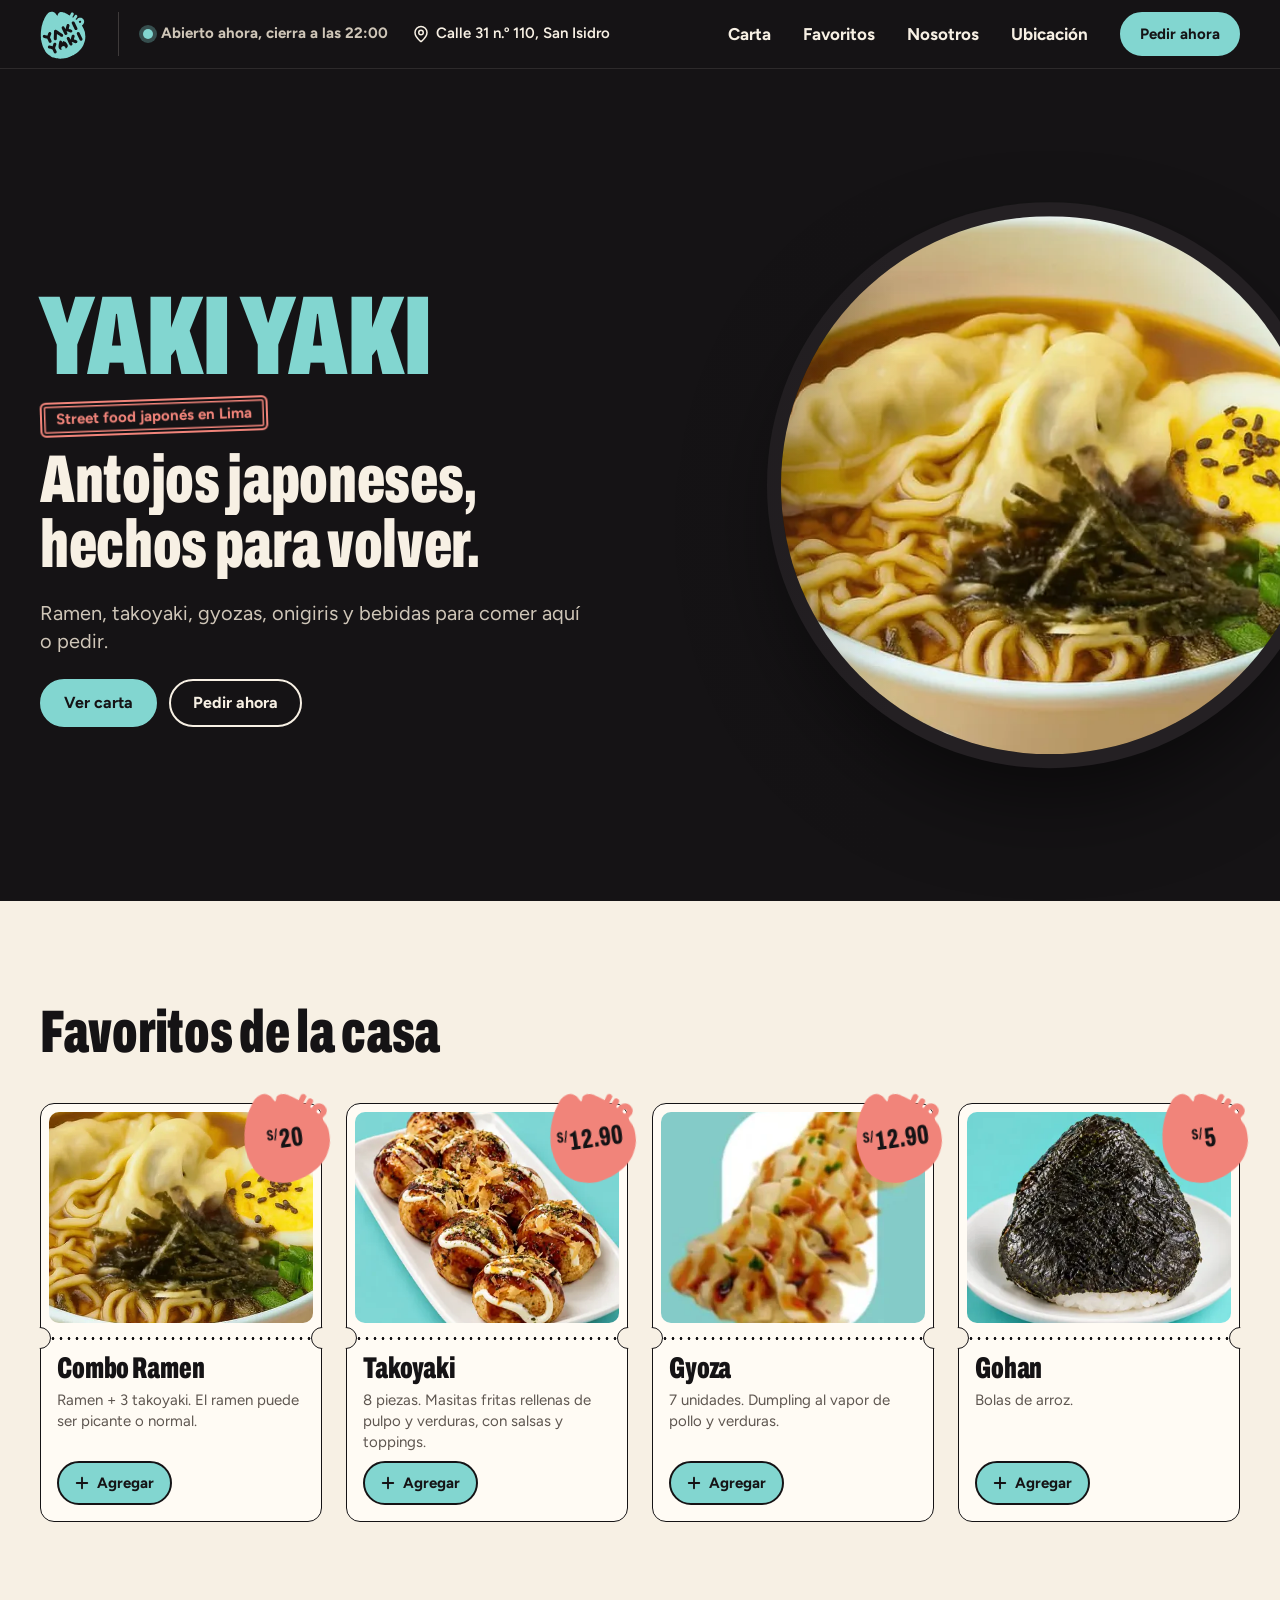
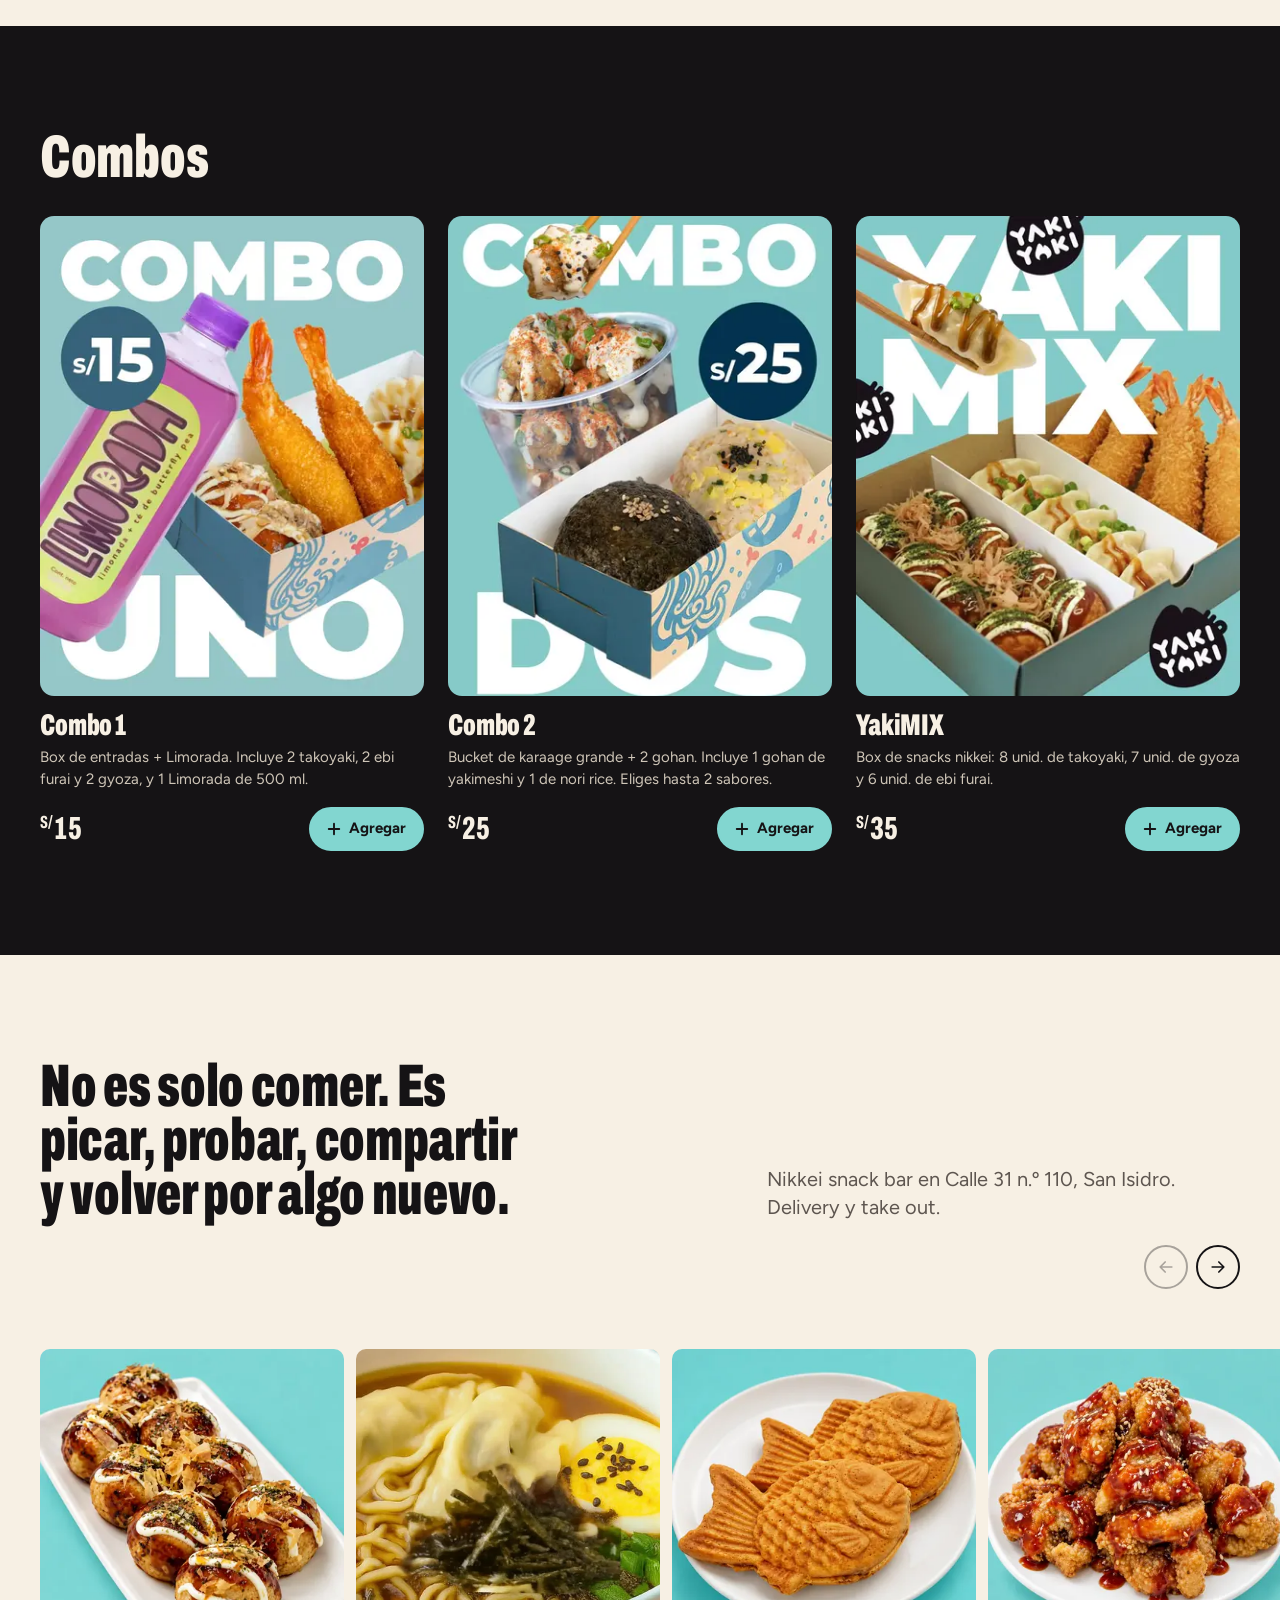
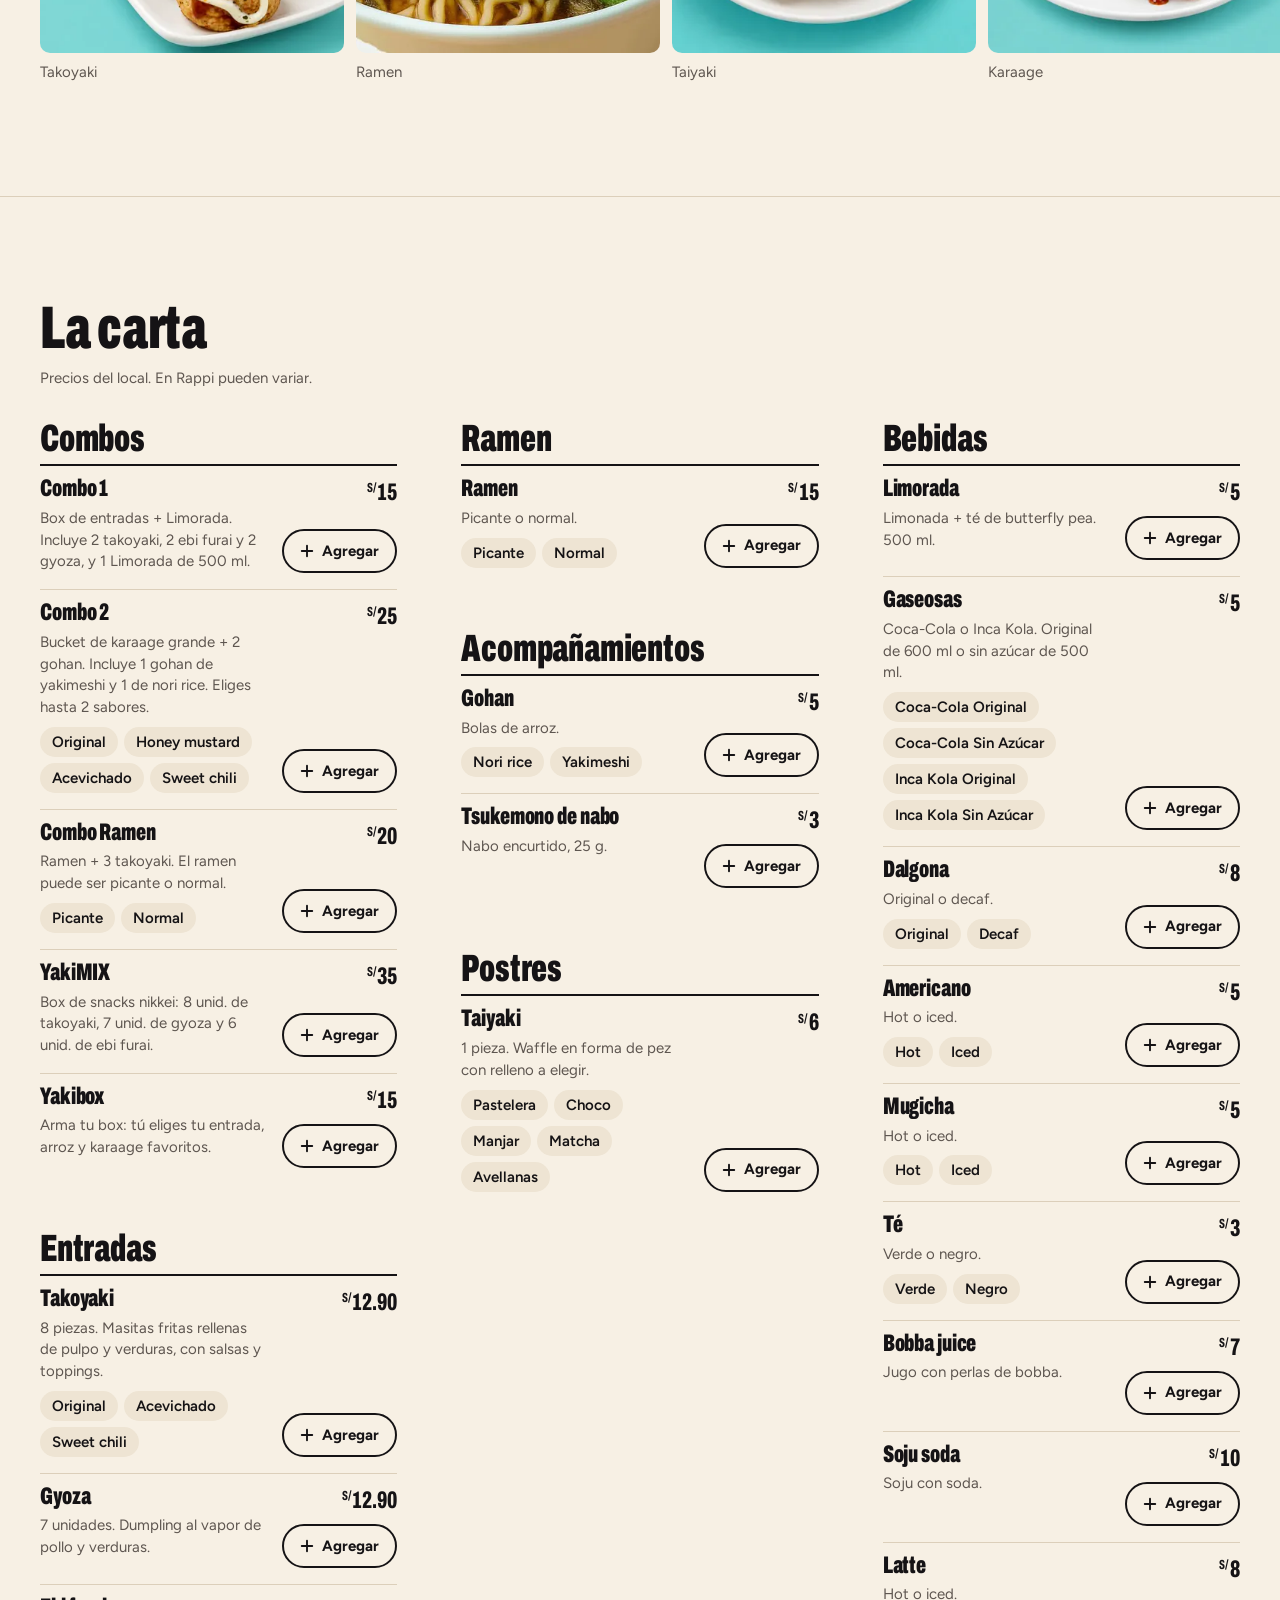
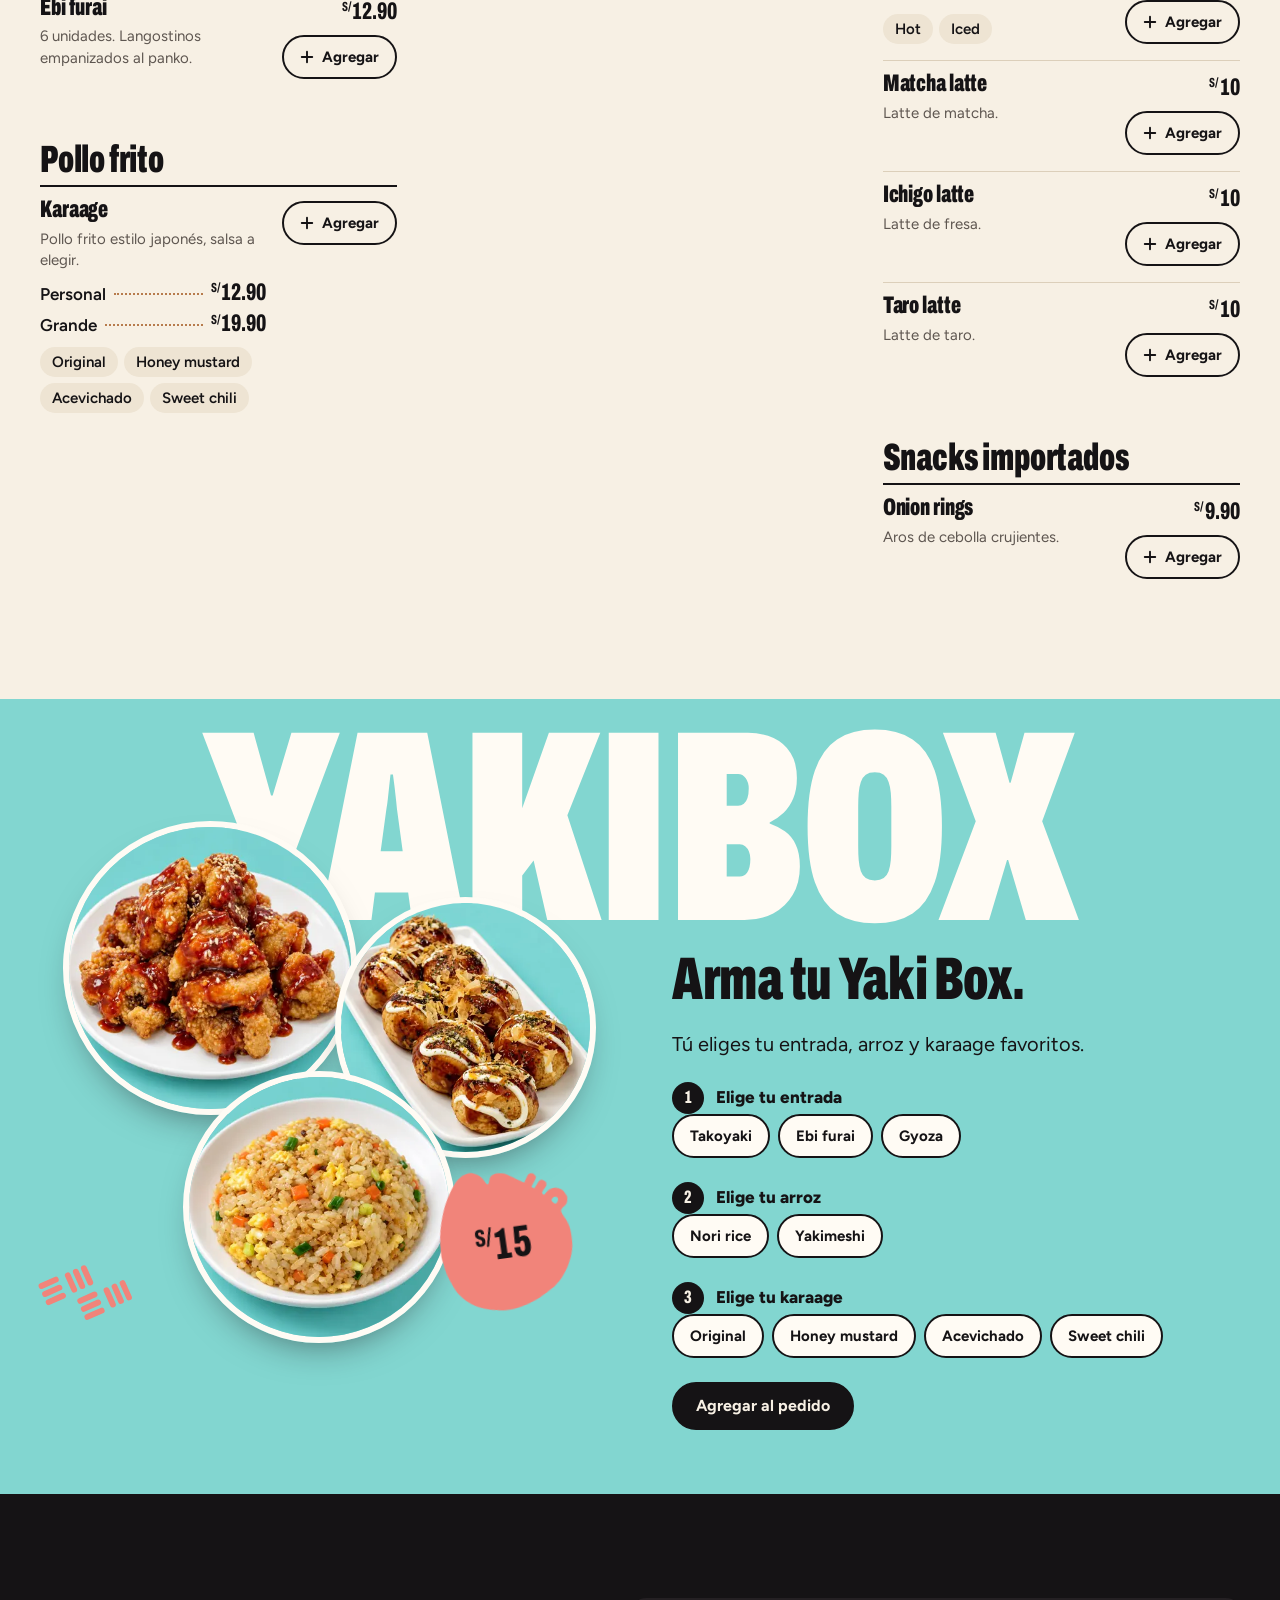
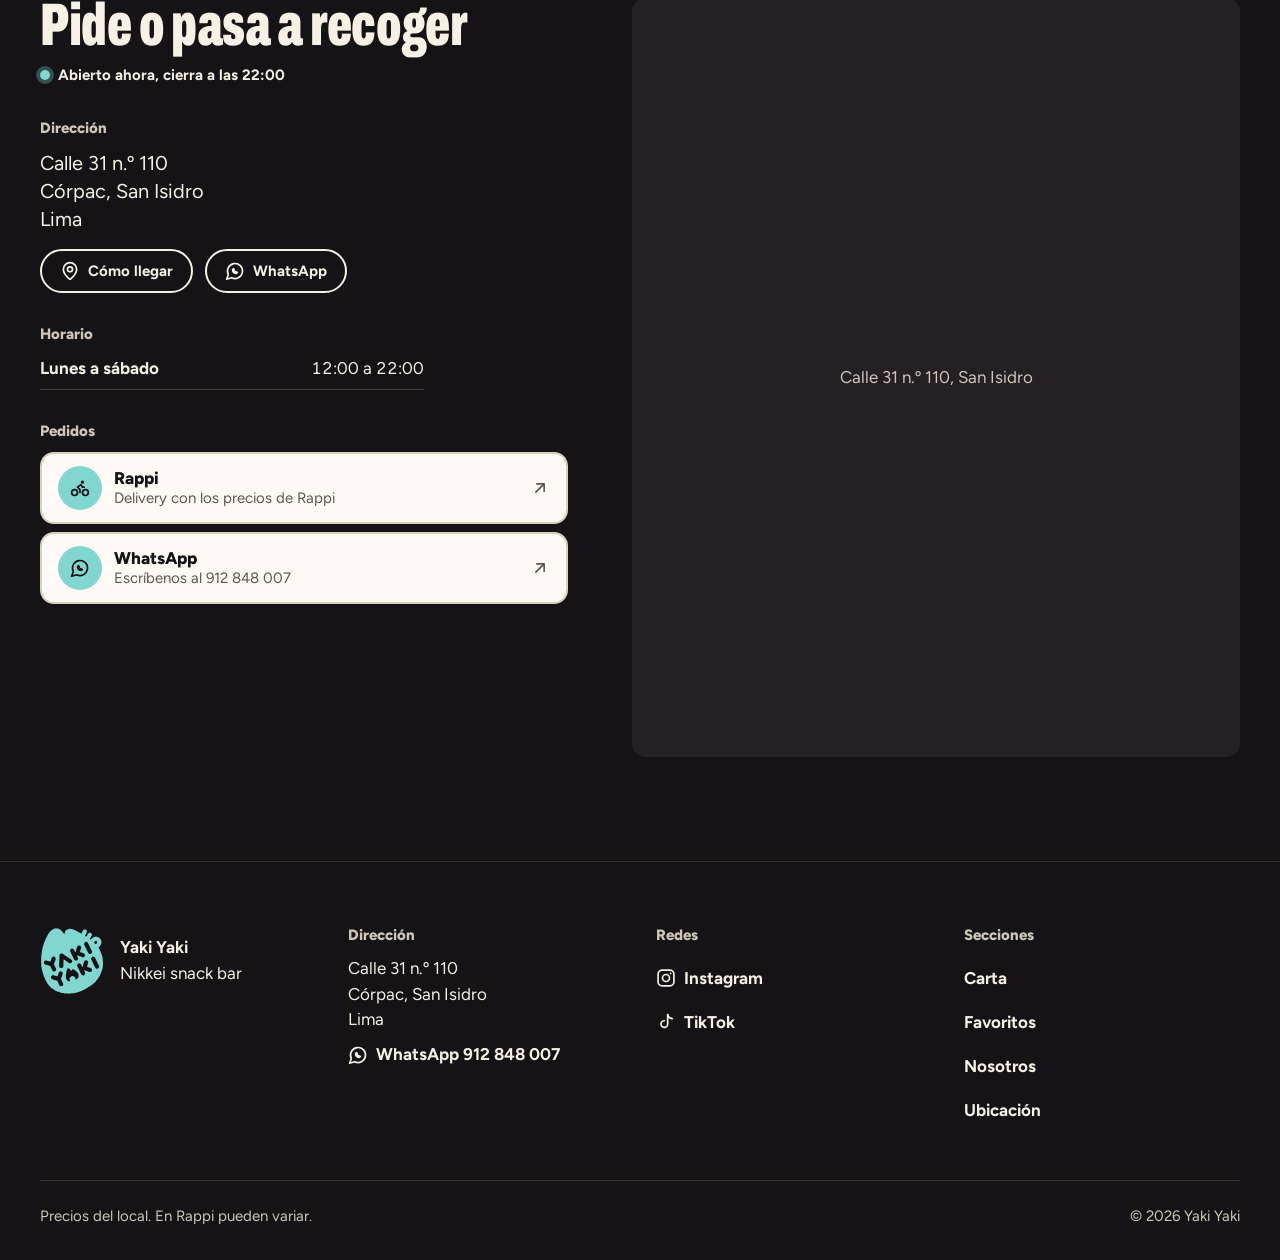
<file: index.html>
<!doctype html>
<html lang="es-PE">
<head>
<meta charset="utf-8">
<meta name="viewport" content="width=device-width, initial-scale=1, viewport-fit=cover">
<title>Yaki Yaki | Takoyaki, ramen y snacks nikkei en San Isidro</title>
<meta name="description" content="Nikkei snack bar en Córpac, San Isidro: takoyaki, gyozas, karaage, ramen y taiyaki. Pide por delivery o recoge en Calle 31 n.º 110, de lunes a sábado.">
<meta name="theme-color" content="#151315">
<meta property="og:type" content="website">
<meta property="og:locale" content="es_PE">
<meta property="og:site_name" content="Yaki Yaki">
<meta property="og:title" content="Yaki Yaki | Takoyaki, ramen y snacks nikkei en San Isidro">
<meta property="og:description" content="Takoyaki, gyozas, karaage, ramen y taiyaki en Calle 31, San Isidro. Delivery y para recoger.">
<!-- [PENDIENTE: dominio] Cuando haya dominio, agregar aquí:
<link rel="canonical" href="https://DOMINIO/">
<meta property="og:url" content="https://DOMINIO/">
<meta property="og:image" content="https://DOMINIO/img/compartir.jpg">
-->
<link rel="icon" href="img/marca/logo.svg" type="image/svg+xml">
<link rel="preconnect" href="https://fonts.googleapis.com">
<link rel="preconnect" href="https://fonts.gstatic.com" crossorigin>
<link rel="stylesheet" href="https://fonts.googleapis.com/css2?family=Archivo:wdth,wght@62..100,700..900&family=Figtree:wght@400..800&display=swap">
<link rel="stylesheet" href="css/tokens.css">
<link rel="stylesheet" href="css/componentes.css">
<link rel="stylesheet" href="css/sitio.css">
<noscript><link rel="stylesheet" href="css/sin-js.css"></noscript>
</head>
<body>

<!-- Símbolos: silueta del logo (sellos de precio), motivo de trazos e íconos -->
<svg class="sprite" width="0" height="0" aria-hidden="true" focusable="false">
  <symbol id="mancha" viewBox="9 28 226 239"><path fill-rule="evenodd" d="M75.0 31.0C77.5 30.8 79.4 30.9 82.0 31.8C84.6 32.7 88.4 34.6 90.8 36.2C93.1 37.8 93.8 38.6 96.1 41.5C98.4 44.4 102.1 53.5 104.5 53.7C106.9 53.9 108.3 45.1 110.2 42.7C112.2 40.3 114.2 39.8 116.1 39.0C118.0 38.2 119.0 37.7 121.5 37.6C124.0 37.6 128.2 38.1 131.0 38.8C133.8 39.5 132.8 38.5 138.2 41.8C143.7 45.1 159.1 55.8 163.8 58.3C168.4 60.9 164.4 59.0 166.1 57.0C167.8 55.0 171.5 48.1 174.0 46.2C176.5 44.4 179.5 45.2 181.2 45.8C183.0 46.5 184.1 48.8 184.7 50.2C185.4 51.7 186.3 51.8 184.9 54.5C183.6 57.2 177.9 64.4 176.6 66.8C175.3 69.1 176.2 67.9 176.9 68.5C177.6 69.1 178.8 71.5 180.8 70.2C182.7 68.9 186.9 62.8 188.8 60.9C190.6 59.0 190.9 59.1 192.0 58.8C193.1 58.5 194.1 58.3 195.5 58.9C196.9 59.6 199.6 61.4 200.5 62.8C201.4 64.1 201.2 65.7 201.0 67.0C200.9 68.3 201.0 68.5 199.6 70.5C198.1 72.5 193.3 77.2 192.3 79.2C191.3 81.3 193.1 82.1 193.6 82.8C194.1 83.4 194.2 83.9 195.5 83.2C196.8 82.4 199.5 79.4 201.2 78.2C203.0 77.0 204.4 76.5 205.8 75.9C207.1 75.4 207.8 75.0 209.5 74.8C211.2 74.6 214.0 74.4 216.0 74.8C218.0 75.2 219.8 75.9 221.6 77.0C223.5 78.1 225.6 79.2 227.3 81.5C229.0 83.8 231.2 88.0 231.9 90.5C232.7 93.0 232.5 94.5 232.0 96.8C231.5 99.0 231.1 101.1 229.0 104.1C226.9 107.0 219.6 109.3 219.2 114.2C218.9 119.2 225.1 128.0 226.9 133.5C228.7 139.0 229.5 141.0 230.0 147.0C230.6 153.0 230.8 162.8 230.1 169.8C229.4 176.7 228.1 182.2 225.9 188.5C223.6 194.8 220.2 201.8 216.9 207.5C213.6 213.2 209.1 218.8 205.9 222.8C202.7 226.7 200.5 228.5 197.5 231.2C194.5 233.8 193.4 235.3 187.8 238.7C182.1 242.2 171.5 248.2 163.8 251.8C156.0 255.3 148.2 258.0 141.0 260.1C133.8 262.1 127.2 263.5 120.2 264.2C113.3 264.9 106.7 265.0 99.2 264.2C91.8 263.3 82.3 261.0 75.5 259.0C68.7 257.0 63.8 255.1 58.3 252.0C52.8 248.9 46.5 243.9 42.2 240.2C38.0 236.6 35.8 233.7 33.1 230.0C30.4 226.3 28.7 223.9 25.9 217.8C23.2 211.6 18.8 200.1 16.7 193.2C14.7 186.4 14.5 182.8 13.6 176.5C12.7 170.2 11.2 165.0 11.6 155.8C11.9 146.5 13.6 131.6 15.6 121.0C17.7 110.4 20.8 100.7 23.9 92.2C26.9 83.8 29.6 77.9 33.8 70.2C38.1 62.6 45.0 52.0 49.5 46.3C54.0 40.6 58.0 38.2 61.0 36.0C64.0 33.7 64.9 33.7 67.2 32.9C69.6 32.0 72.5 31.2 75.0 31.0ZM209.7 90.0C211.2 89.3 213.3 89.6 214.5 90.0C215.7 90.5 216.7 91.5 217.0 92.8C217.2 94.0 216.6 95.9 215.8 97.2C215.1 98.6 213.3 100.2 212.2 100.6C211.2 101.0 210.6 100.7 209.5 99.7C208.4 98.7 205.8 96.1 205.8 94.5C205.8 92.9 208.3 90.7 209.7 90.0Z"/></symbol>
  <symbol id="ajiro" viewBox="0 0 90 60">
    <rect x="4" y="3" width="22" height="6" rx="3"/><rect x="4" y="12" width="22" height="6" rx="3"/><rect x="4" y="21" width="22" height="6" rx="3"/>
    <rect x="33" y="4" width="6" height="22" rx="3"/><rect x="42" y="4" width="6" height="22" rx="3"/><rect x="51" y="4" width="6" height="22" rx="3"/>
    <rect x="34" y="33" width="22" height="6" rx="3"/><rect x="34" y="42" width="22" height="6" rx="3"/><rect x="34" y="51" width="22" height="6" rx="3"/>
    <rect x="63" y="34" width="6" height="22" rx="3"/><rect x="72" y="34" width="6" height="22" rx="3"/><rect x="81" y="34" width="6" height="22" rx="3"/>
  </symbol>
  <symbol id="i-flecha" viewBox="0 0 24 24"><path d="M5 12h14M13 6l6 6-6 6"/></symbol>
  <symbol id="i-externo" viewBox="0 0 24 24"><path d="M7 17 17 7M8 7h9v9"/></symbol>
  <symbol id="i-whatsapp" viewBox="0 0 24 24"><path d="M7.9 20A9 9 0 1 0 4 16.1L2 22Z"/><path d="M9 10.5c0 2.5 2 4.5 4.5 4.5l1.3-1.3-1.8-.9-.8.8a3.5 3.5 0 0 1-1.8-1.8l.8-.8-.9-1.8Z"/></symbol>
  <symbol id="i-cerrar" viewBox="0 0 24 24"><path d="M18 6 6 18M6 6l12 12"/></symbol>
  <symbol id="i-mas" viewBox="0 0 24 24"><path d="M12 5v14M5 12h14"/></symbol>
  <symbol id="i-menos" viewBox="0 0 24 24"><path d="M5 12h14"/></symbol>
  <symbol id="i-pin" viewBox="0 0 24 24"><path d="M20 10c0 5-5.5 10.2-7.4 11.8a1 1 0 0 1-1.2 0C9.5 20.2 4 15 4 10a8 8 0 0 1 16 0"/><circle cx="12" cy="10" r="3"/></symbol>
  <symbol id="i-moto" viewBox="0 0 24 24"><circle cx="18.5" cy="17.5" r="3.5"/><circle cx="5.5" cy="17.5" r="3.5"/><circle cx="15" cy="5" r="1"/><path d="M12 17.5V14l-3-3 4-3 2 3h2"/></symbol>
  <symbol id="i-instagram" viewBox="0 0 24 24"><rect x="2.5" y="2.5" width="19" height="19" rx="5"/><circle cx="12" cy="12" r="4.2"/><path d="M17.5 6.5h.01"/></symbol>
  <symbol id="i-tiktok" viewBox="0 0 24 24"><path d="M14 3v11.5a4 4 0 1 1-4-4"/><path d="M14 3c.5 2.8 2.4 4.6 5.5 5"/></symbol>
  <symbol id="i-menu" viewBox="0 0 24 24"><path d="M4 7h16M4 12h16M4 17h16"/></symbol>
</svg>

<a class="saltar" href="#contenido">Saltar al contenido</a>

<header class="cabecera superficie-tinta">
  <div class="contenedor cabecera__fila">
    <a class="cabecera__logo" href="#inicio"><img src="img/marca/logo-sobre-oscuro.svg" alt="Yaki Yaki, ir al inicio" width="226" height="239"></a>
    <div class="cabecera__extra" data-cabecera-extra hidden></div>
    <nav class="cabecera__nav" id="menu-principal" aria-label="Principal">
      <ul>
        <li><a class="nav-enlace" href="#carta" data-t="menu.carta">Carta</a></li>
        <li><a class="nav-enlace" href="#favoritos" data-t="menu.favoritos">Favoritos</a></li>
        <li><a class="nav-enlace" href="#nosotros" data-t="menu.nosotros">Nosotros</a></li>
        <li><a class="nav-enlace" href="#ubicacion" data-t="menu.ubicacion">Ubicación</a></li>
      </ul>
    </nav>
    <button class="boton boton--primario boton--chico cabecera__pedir" type="button" data-abrir-pedido data-con-contador><span data-t="menu.pedir">Pedir ahora</span></button>
    <button class="cabecera__menu" type="button" aria-expanded="false" aria-controls="menu-principal">
      <svg class="icono" aria-hidden="true"><use href="#i-menu"/></svg><span>Menú</span>
    </button>
  </div>
</header>

<noscript><p class="sin-js">Para ver la carta y pedir, activa JavaScript. También puedes escribir por WhatsApp al <a href="https://wa.me/51912848007">912 848 007</a>.</p></noscript>

<main id="contenido">

  <!-- Portada -->
  <section class="hero superficie-tinta" id="inicio" aria-labelledby="portada-titulo">
    <div class="hero__fondo" aria-hidden="true">
      <!-- [PROVISIONAL] Plato recortado de su publicación. Va la foto nocturna de ramen cuando llegue. -->
      <div class="hero__plato">
        <img src="img/carta/ramen.webp" alt="" width="610" height="610" fetchpriority="high">
        <div class="vapor"><span></span><span></span><span></span></div>
      </div>
    </div>
    <div class="contenedor">
      <div class="hero__contenido">
        <h1 class="hero__marca" id="portada-titulo" data-nombre></h1>
        <p class="sello" data-t="portada.sello"></p>
        <p class="titulo hero__titulo" data-portada-titulo></p>
        <p class="bajada" data-portada-bajada></p>
        <div class="hero__acciones">
          <a class="boton boton--primario" href="#carta" data-t="portada.verCarta"></a>
          <button class="boton boton--secundario" type="button" data-abrir-pedido data-t="portada.pedir"></button>
        </div>
      </div>
    </div>
  </section>

  <!-- Favoritos -->
  <section class="seccion superficie-crema" id="favoritos" aria-labelledby="favoritos-titulo">
    <div class="contenedor">
      <h2 class="titulo titulo--m seccion__titulo" id="favoritos-titulo" data-t="favoritos.titulo"></h2>
      <div class="rejilla-tickets" data-lista="favoritos"></div>
    </div>
  </section>

  <!-- Combos -->
  <section class="seccion superficie-tinta" id="combos" aria-labelledby="combos-titulo">
    <div class="contenedor">
      <div class="seccion__cabeza">
        <h2 class="titulo titulo--m" id="combos-titulo" data-t="combos.titulo"></h2>
        <p class="bajada" data-t="combos.bajada"></p>
      </div>
      <ul class="combos" data-lista="combos" aria-labelledby="combos-titulo" tabindex="0"></ul>
    </div>
  </section>

  <!-- Nosotros -->
  <section class="seccion superficie-crema" id="nosotros" aria-labelledby="nosotros-titulo">
    <div class="contenedor nosotros">
      <h2 class="titulo titulo--m nosotros__titulo" id="nosotros-titulo" data-t="nosotros.titulo"></h2>
      <p class="bajada nosotros__texto" data-nosotros-texto></p>
      <ul class="carrusel" data-lista="galeria" aria-label="Fotos de Yaki Yaki" tabindex="0"></ul>
    </div>
  </section>

  <!-- Carta -->
  <section class="seccion superficie-crema seccion--borde" id="carta" aria-labelledby="carta-titulo">
    <div class="contenedor">
      <div class="seccion__cabeza">
        <h2 class="titulo titulo--m" id="carta-titulo" data-t="carta.titulo"></h2>
        <p class="nota-precios" data-nota-precios></p>
      </div>
      <div class="carta" data-lista="carta"></div>
    </div>
  </section>

  <!-- Arma tu YakiBox -->
  <section class="yakibox superficie-turquesa" id="yakibox" aria-labelledby="yakibox-titulo">
    <p class="palabra-gigante" aria-hidden="true" data-t="yakibox.palabra"></p>
    <div class="contenedor yakibox__rejilla">
      <div class="yakibox__fotos" data-lista="yakibox-fotos"></div>
      <div class="yakibox__contenido">
        <h2 class="titulo titulo--m" id="yakibox-titulo" data-t="yakibox.titulo"></h2>
        <p class="bajada" data-t="yakibox.bajada"></p>
        <form class="pasos" data-lista="yakibox-pasos" aria-labelledby="yakibox-titulo"></form>
        <button class="boton boton--primario" type="button" data-abrir-pedido data-producto-desde="yakibox" data-t="yakibox.boton"></button>
        <p class="yakibox__error" data-yakibox-error role="alert" hidden></p>
      </div>
    </div>
  </section>

  <!-- Ubicación y pedidos -->
  <section class="seccion superficie-tinta" id="ubicacion" aria-labelledby="ubicacion-titulo">
    <div class="contenedor ubicacion">
      <div class="ubicacion__info">
        <div class="seccion__cabeza">
          <h2 class="titulo titulo--m" id="ubicacion-titulo" data-t="ubicacion.titulo"></h2>
          <p class="estado" data-estado hidden></p>
        </div>
        <div class="ubicacion__bloque">
          <h3 class="ubicacion__subtitulo" data-t="ubicacion.direccion"></h3>
          <address class="ubicacion__direccion" data-direccion></address>
          <div class="ubicacion__acciones">
            <a class="boton boton--secundario boton--chico" data-como-llegar target="_blank" rel="noopener"><svg class="icono" aria-hidden="true"><use href="#i-pin"/></svg><span data-t="ubicacion.comoLlegar"></span></a>
            <a class="boton boton--secundario boton--chico" data-whatsapp-boton target="_blank" rel="noopener" hidden><svg class="icono" aria-hidden="true"><use href="#i-whatsapp"/></svg><span data-t="ubicacion.whatsapp"></span></a>
          </div>
        </div>
        <div class="ubicacion__bloque">
          <h3 class="ubicacion__subtitulo" data-t="ubicacion.horario"></h3>
          <dl class="horario" data-horario></dl>
        </div>
        <div class="ubicacion__bloque">
          <h3 class="ubicacion__subtitulo" data-t="ubicacion.pedidos"></h3>
          <ul class="canales" data-lista="canales"></ul>
        </div>
      </div>
      <!-- El mapa se crea desde js/sitio.js (con la dirección de data/negocio.js) -->
      <div class="ubicacion__mapa" data-mapa-caja>
        <p class="ubicacion__mapa-texto" data-mapa-texto></p>
      </div>
    </div>
  </section>

  <!-- Marcas hermanas: solo aparece si marcasHermanas.mostrar es true -->
  <section class="seccion superficie-crema" id="marcas" aria-labelledby="marcas-titulo" hidden>
    <div class="contenedor">
      <h2 class="titulo titulo--m seccion__titulo" id="marcas-titulo" data-t="marcas.titulo"></h2>
      <ul class="marcas" data-lista="marcas"></ul>
    </div>
  </section>
</main>

<footer class="pie superficie-tinta">
  <div class="contenedor pie__rejilla">
    <div class="pie__marca">
      <img src="img/marca/logo-sobre-oscuro.svg" alt="" width="226" height="239" loading="lazy">
      <p><strong data-nombre></strong><br><span data-descriptor></span></p>
    </div>
    <div>
      <h2 class="pie__titulo" data-t="ubicacion.direccion"></h2>
      <address class="pie__texto" data-direccion></address>
      <a class="nav-enlace pie__red" data-whatsapp-texto target="_blank" rel="noopener" hidden><svg class="icono" aria-hidden="true"><use href="#i-whatsapp"/></svg><span></span></a>
    </div>
    <div>
      <h2 class="pie__titulo" data-t="pie.redes"></h2>
      <ul class="pie__lista" data-lista="redes"></ul>
    </div>
    <div>
      <h2 class="pie__titulo" data-t="pie.secciones"></h2>
      <ul class="pie__lista">
        <li><a class="nav-enlace" href="#carta" data-t="menu.carta"></a></li>
        <li><a class="nav-enlace" href="#favoritos" data-t="menu.favoritos"></a></li>
        <li><a class="nav-enlace" href="#nosotros" data-t="menu.nosotros"></a></li>
        <li><a class="nav-enlace" href="#ubicacion" data-t="menu.ubicacion"></a></li>
      </ul>
    </div>
  </div>
  <div class="contenedor pie__legal">
    <p data-nota-precios></p>
    <p>© <span data-anio></span> <span data-nombre></span></p>
  </div>
</footer>

<!-- Barra fija de celular: aparece al dejar la portada -->
<div class="barra-pedido superficie-tinta" data-despues-de="#inicio" data-lista="barra"></div>

<!-- Hoja de pedido -->
<dialog class="hoja" id="hoja-pedido" aria-labelledby="hoja-titulo">
  <div class="hoja__interior">
    <div class="hoja__cabeza">
      <h2 class="titulo titulo--s" id="hoja-titulo" data-t="pedido.titulo"></h2>
      <button class="boton-cerrar" type="button" data-cerrar-pedido><svg class="icono" aria-hidden="true"><use href="#i-cerrar"/></svg><span class="solo-lectores">Cerrar</span></button>
    </div>
    <p class="hoja__producto" data-hoja-producto hidden></p>
    <div class="carrito" data-carrito hidden></div>
    <div class="hoja__otros">
      <p class="hoja__otros-titulo" data-otros-titulo hidden></p>
      <ul class="canales" data-lista="canales"></ul>
    </div>
    <div class="hoja__pie">
      <p data-recoger></p>
      <p class="estado" data-estado hidden></p>
    </div>
  </div>
</dialog>

<!-- Elegir sabor, tamaño y cantidad antes de agregar -->
<dialog class="hoja" id="hoja-agregar" aria-labelledby="agregar-titulo">
  <form class="hoja__interior" data-form-agregar novalidate>
    <div class="hoja__cabeza">
      <h2 class="titulo titulo--s" id="agregar-titulo"></h2>
      <button class="boton-cerrar" type="button" data-cerrar-agregar><svg class="icono" aria-hidden="true"><use href="#i-cerrar"/></svg><span class="solo-lectores">Cerrar</span></button>
    </div>
    <div class="agregar__campos" data-agregar-campos></div>
    <p class="agregar__error" data-agregar-error role="alert" hidden></p>
    <button class="boton boton--primario agregar__confirmar" type="submit" data-agregar-confirmar data-t="pedido.agregarAlPedido">Agregar al pedido</button>
  </form>
</dialog>

<!-- Aviso al agregar un plato -->
<div class="aviso superficie-tinta" data-aviso hidden></div>
<p class="solo-lectores" data-anuncio role="status" aria-live="polite"></p>

<script src="data/negocio.js"></script>
<script src="data/carta.js"></script>
<script src="js/sitio.js"></script>
<script src="js/pedido.js"></script>
<script src="js/componentes.js"></script>
</body>
</html>
</file>
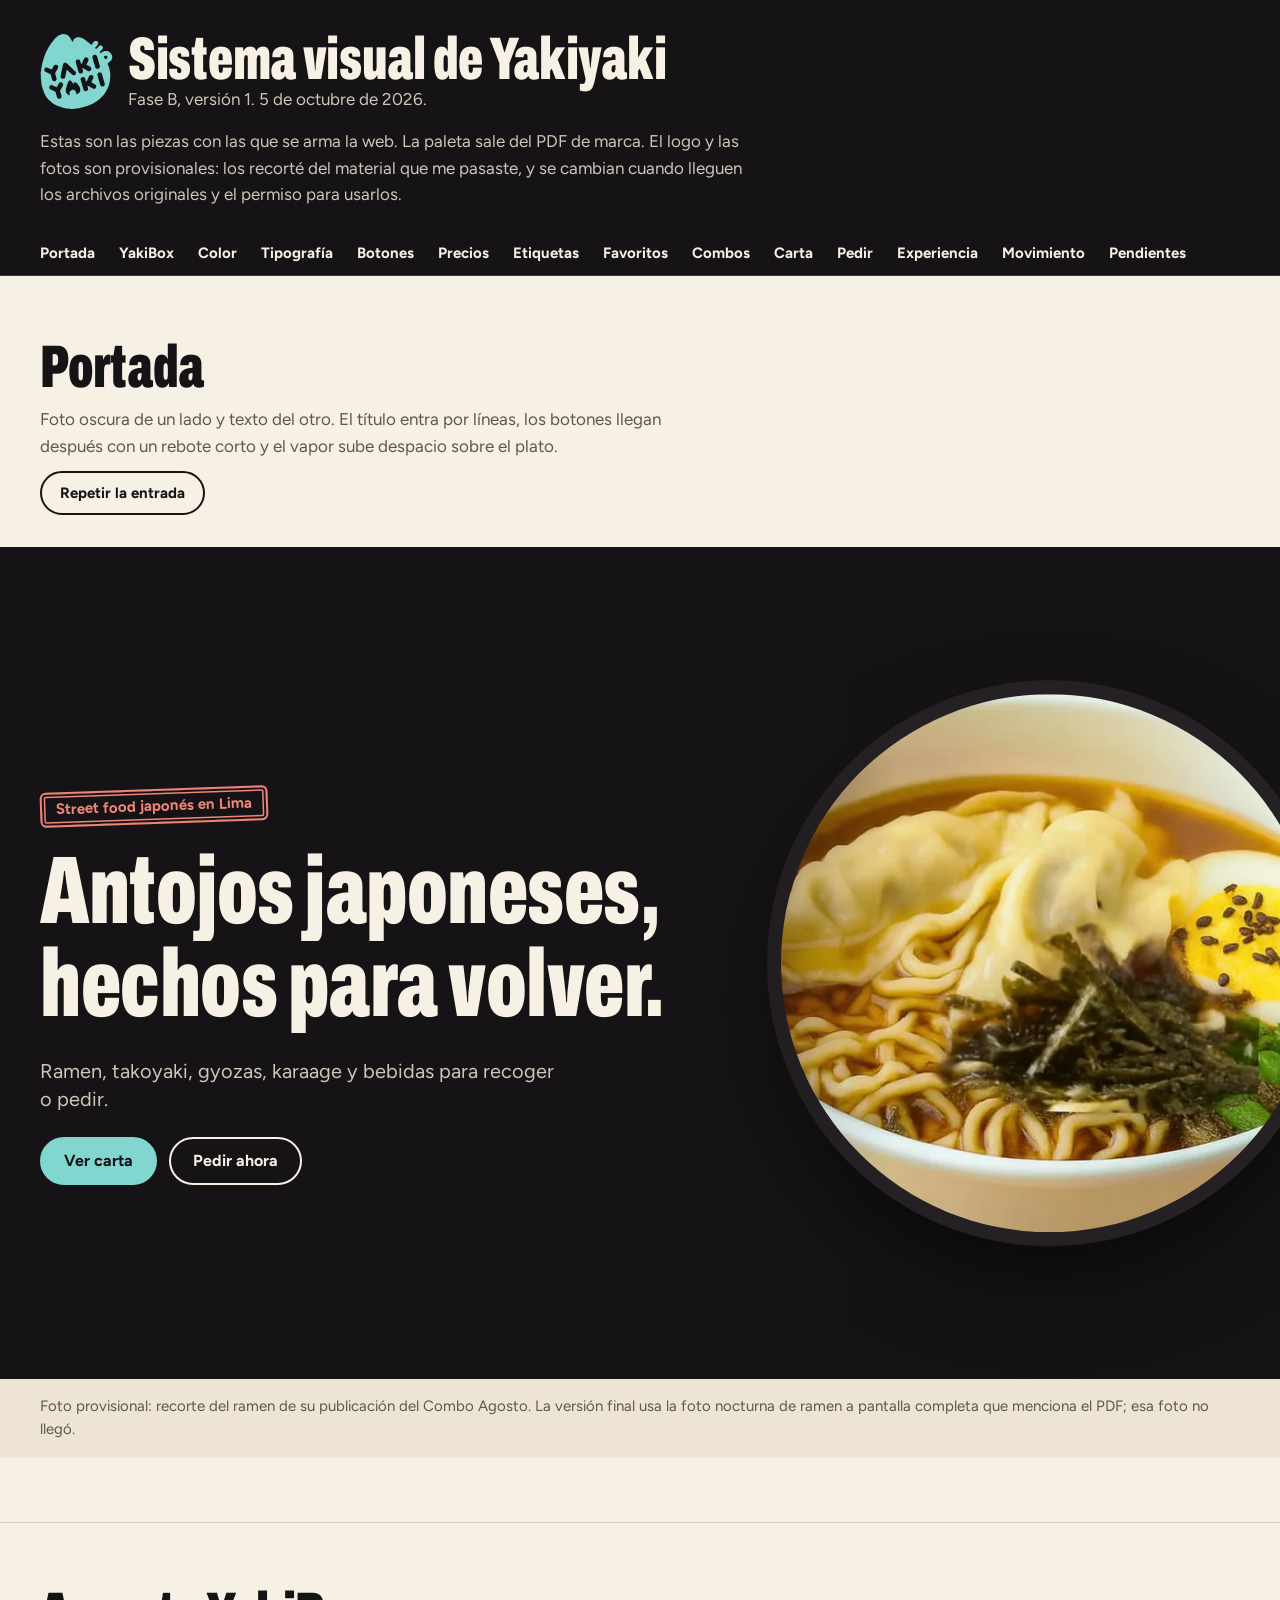
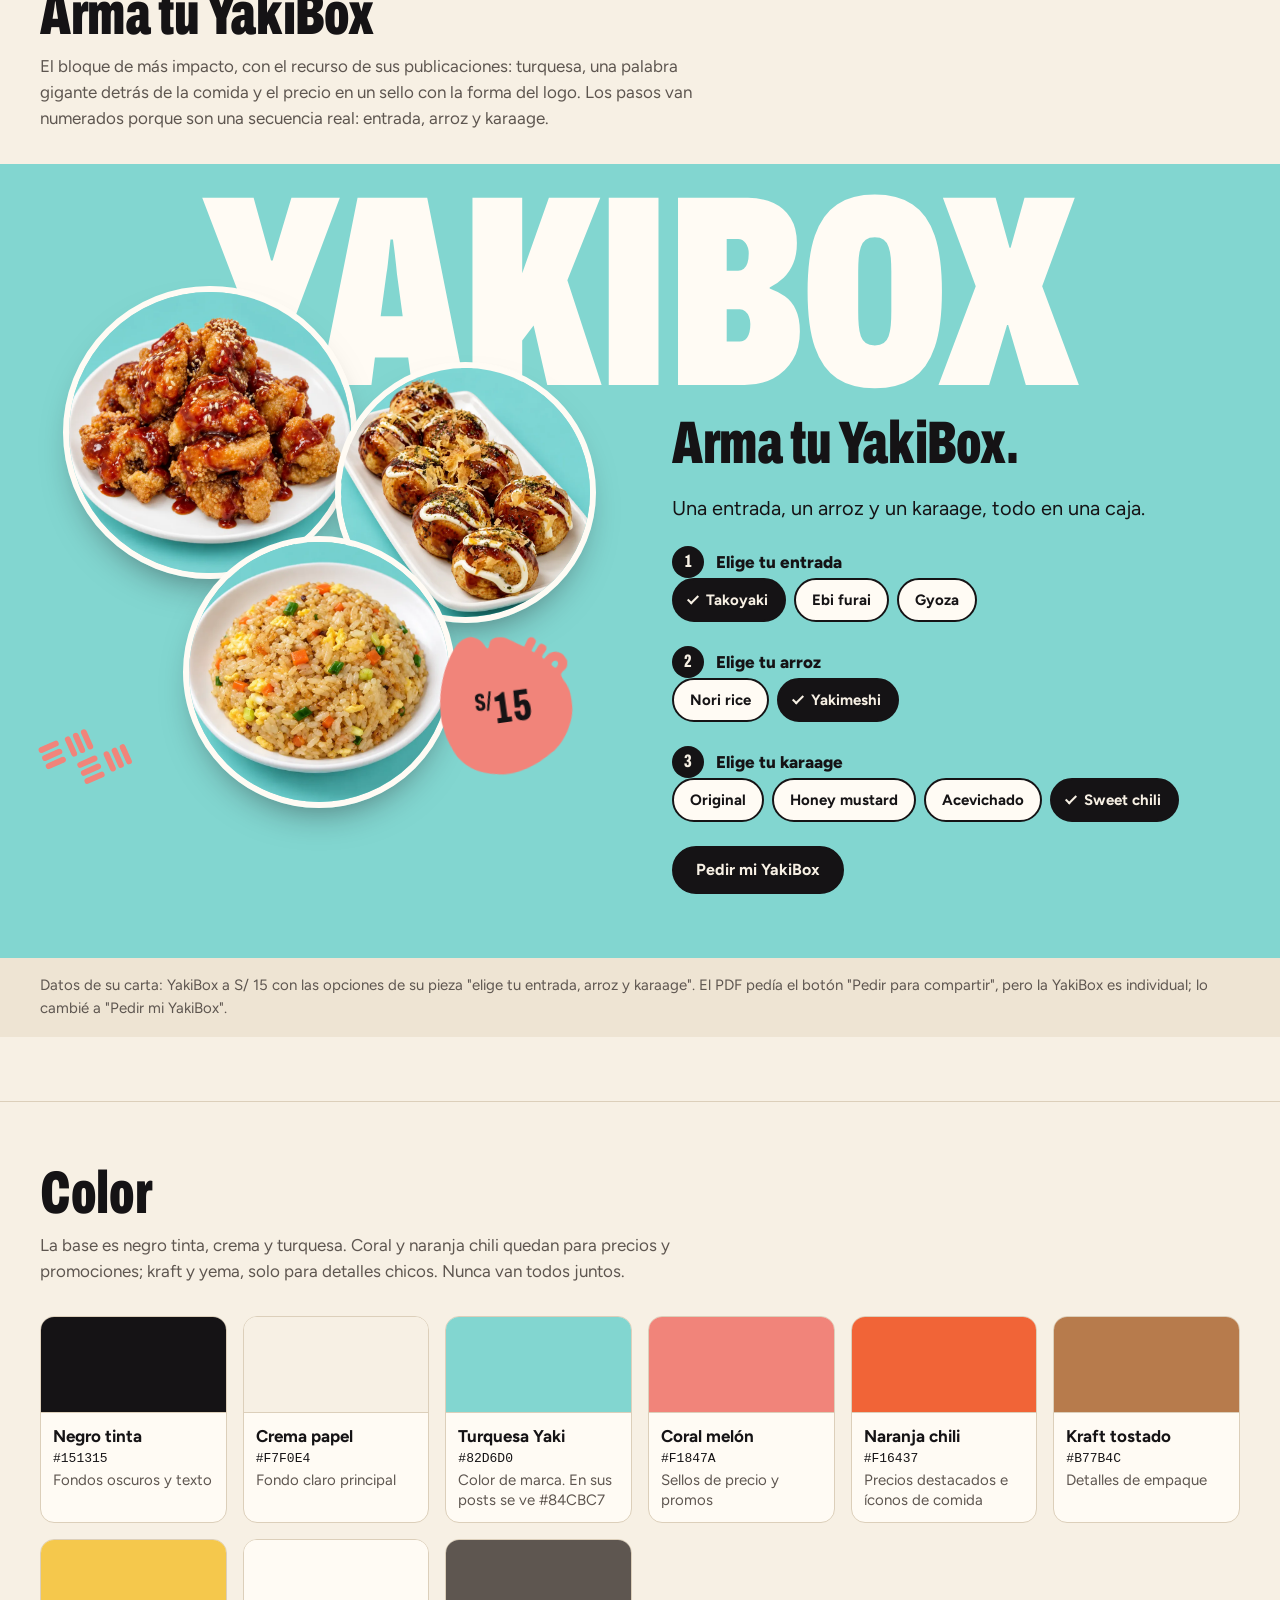
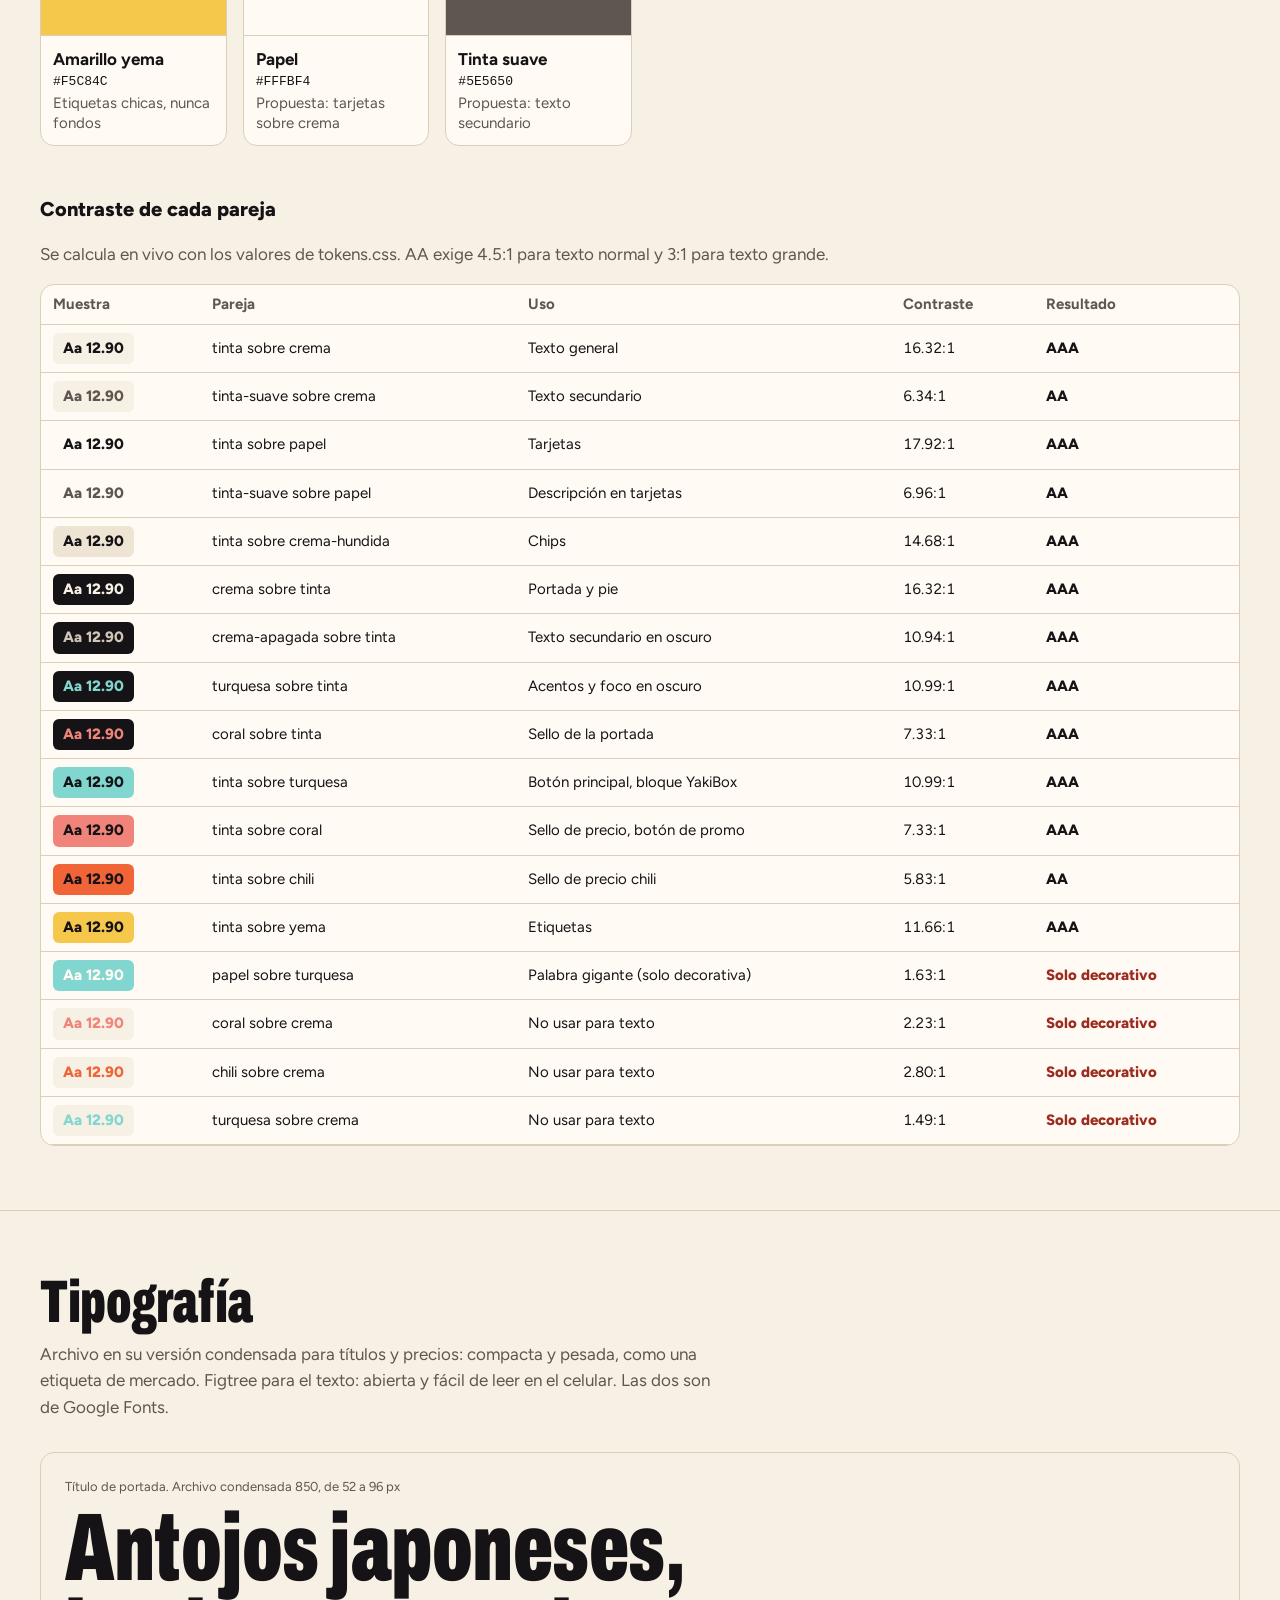
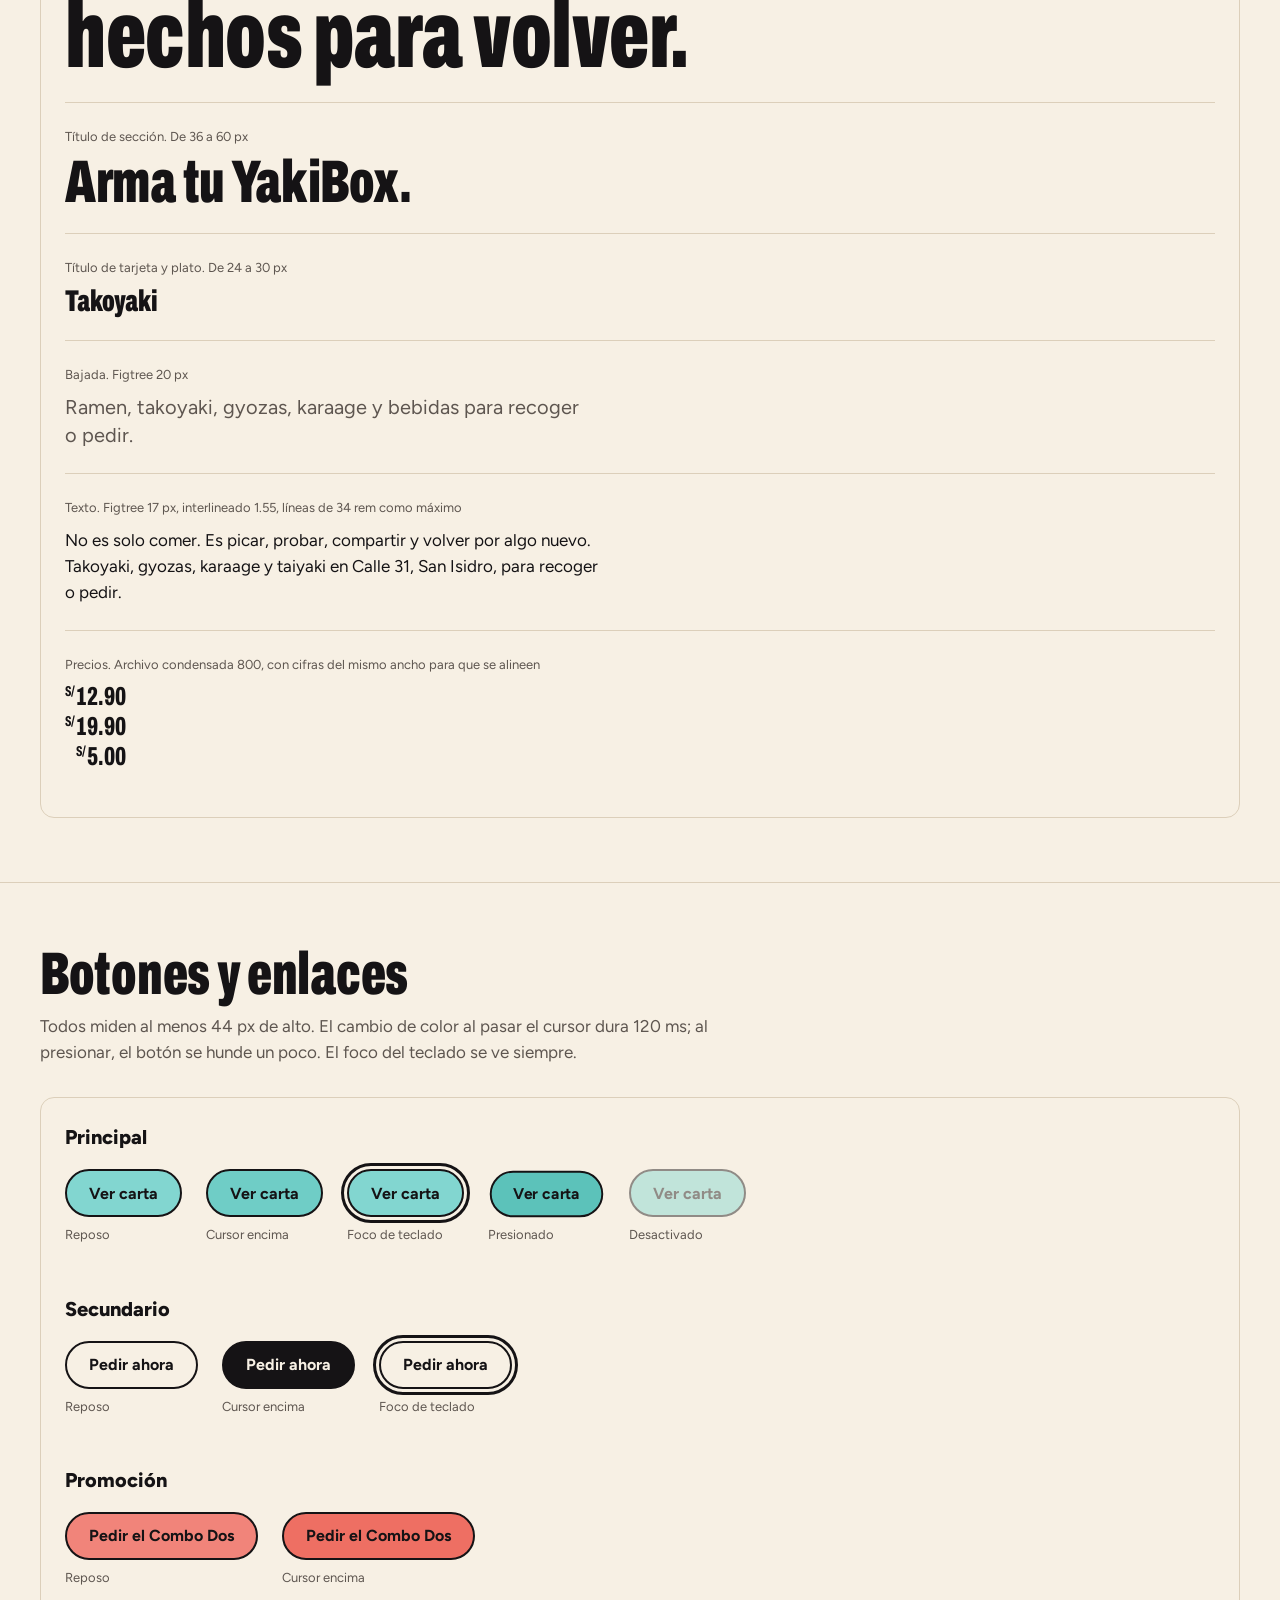
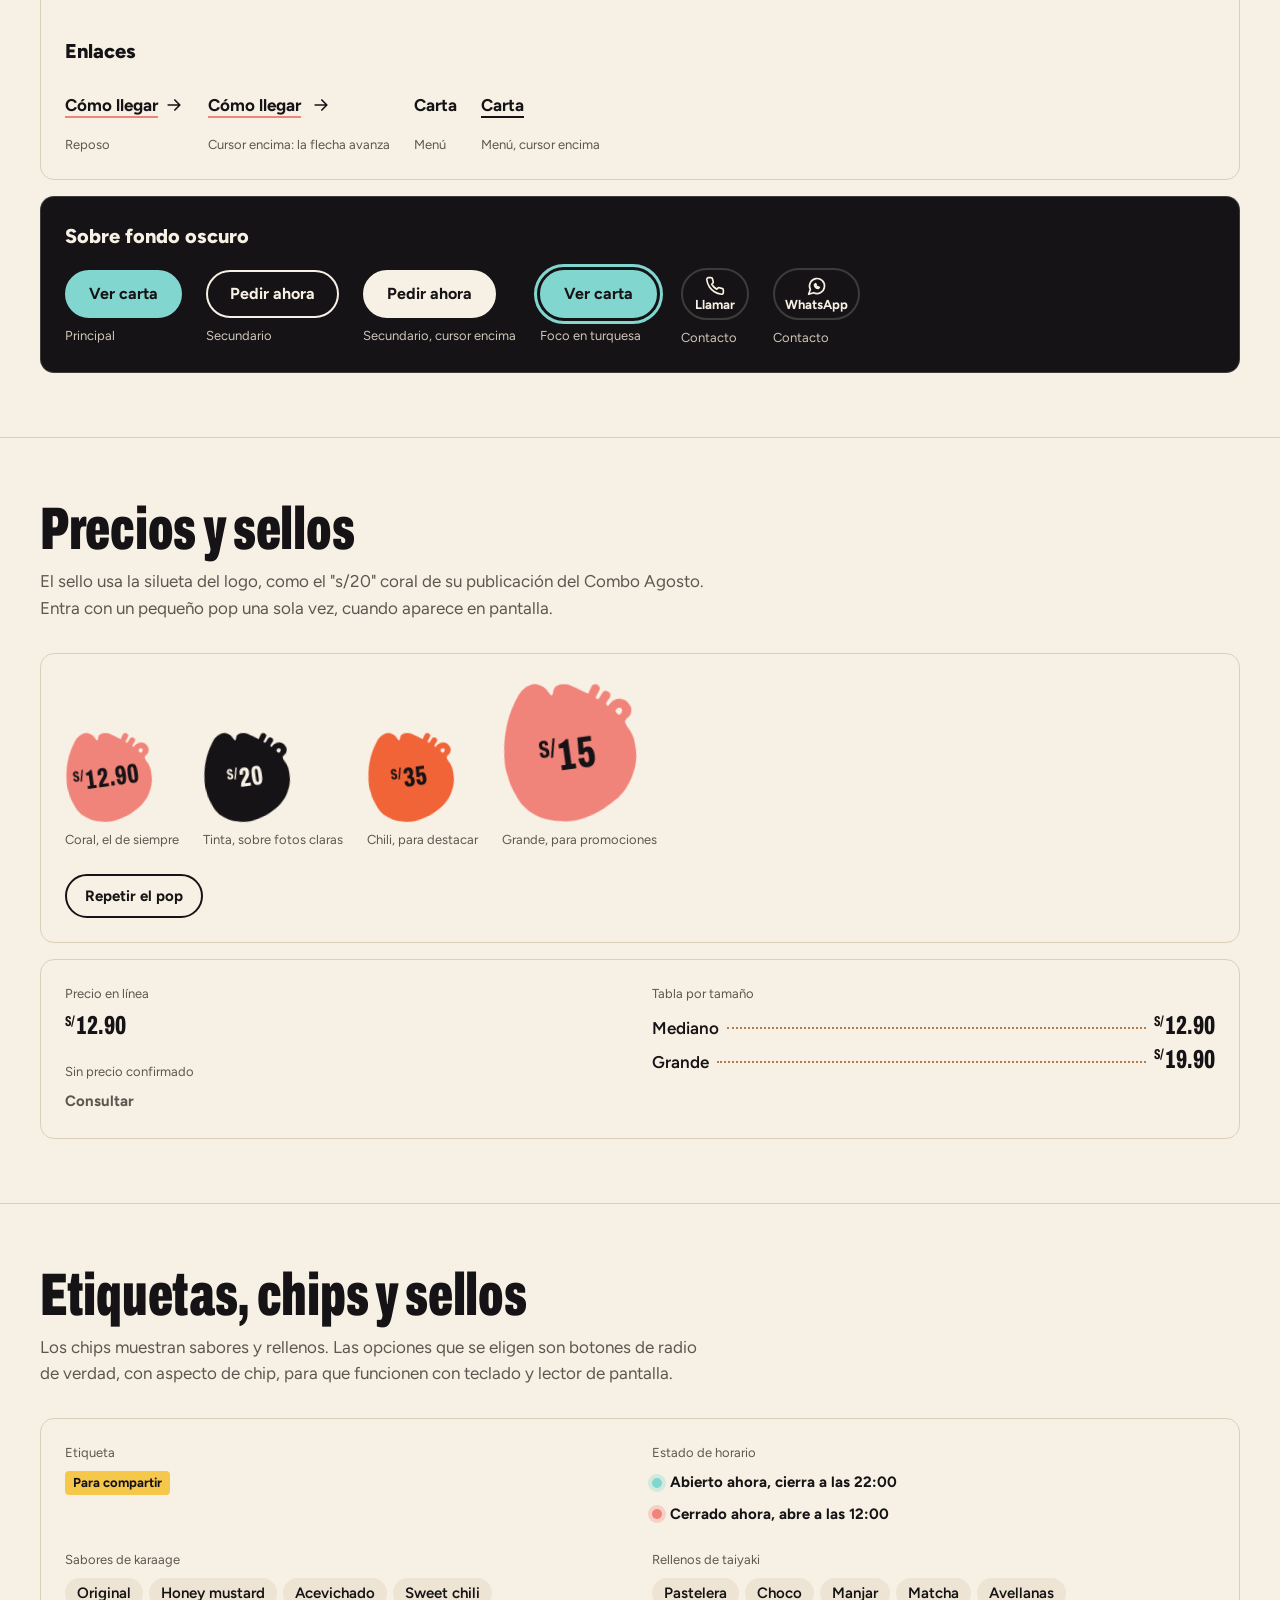
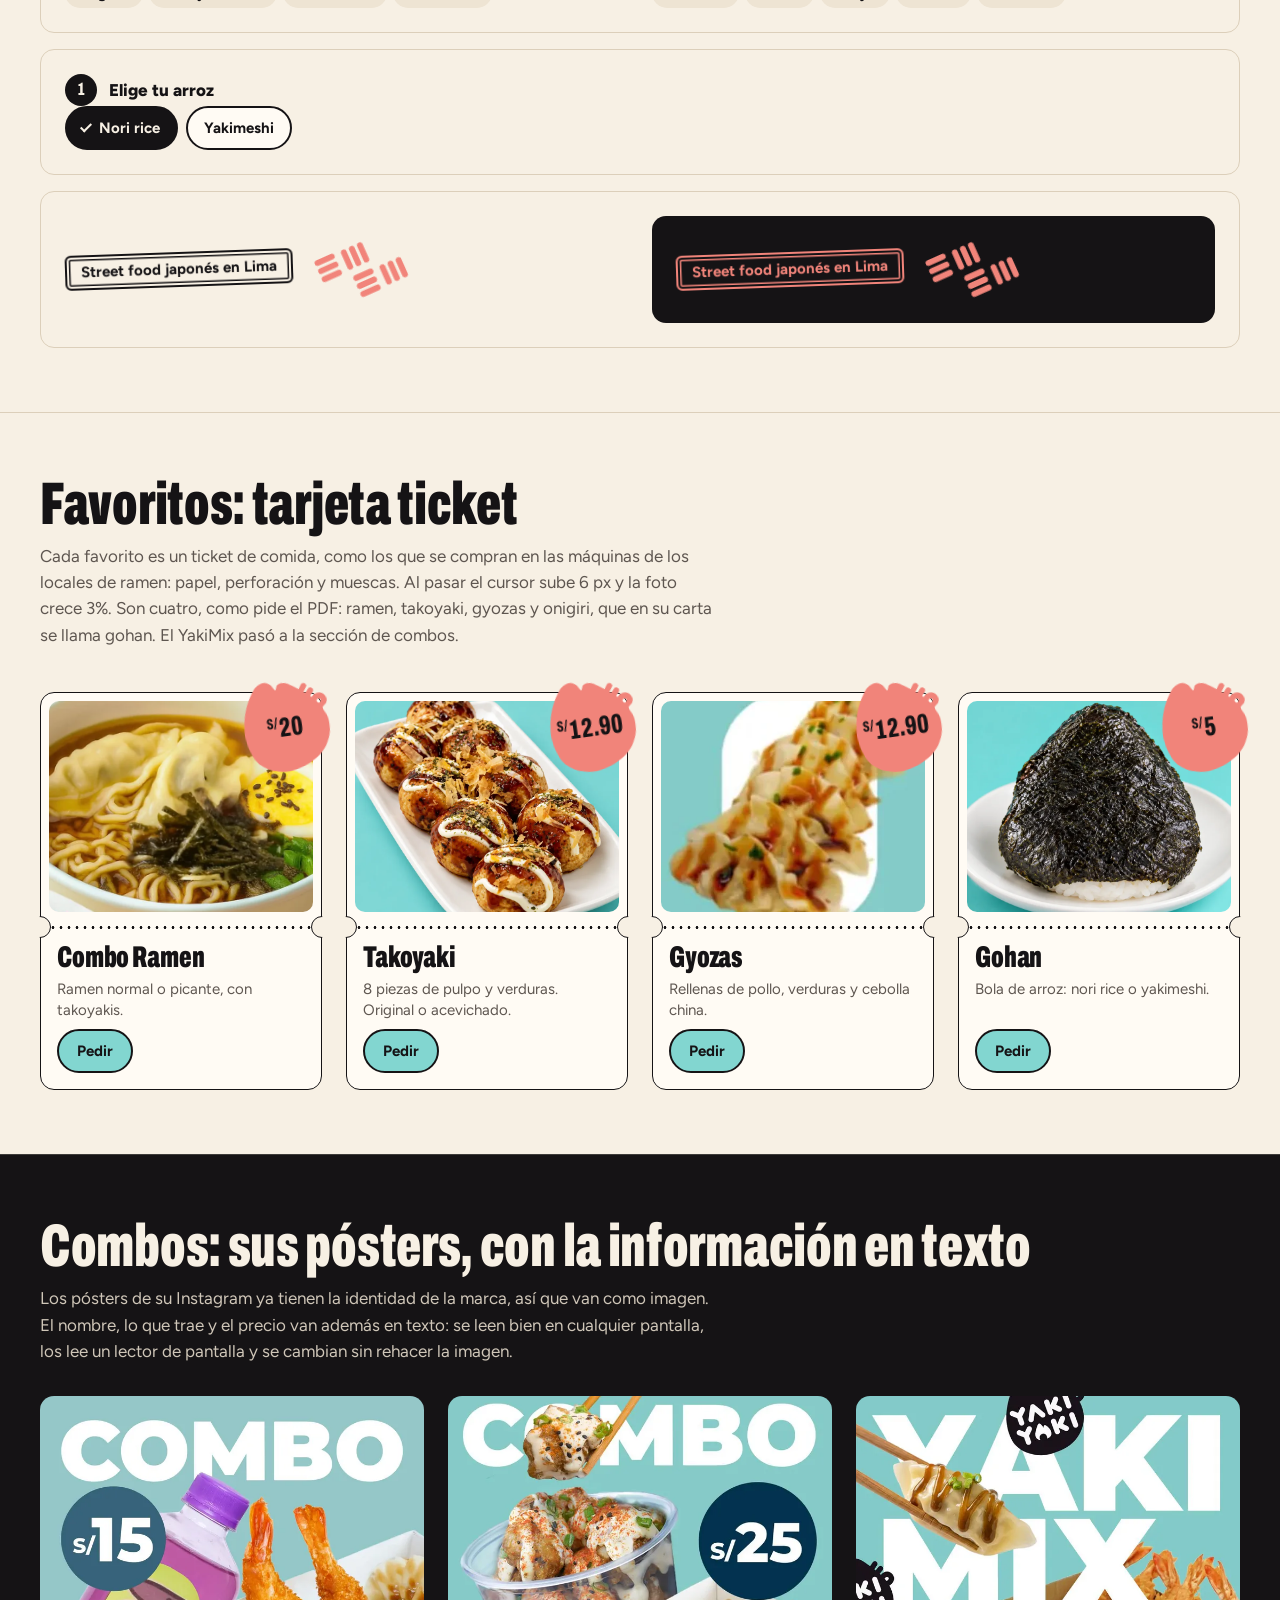
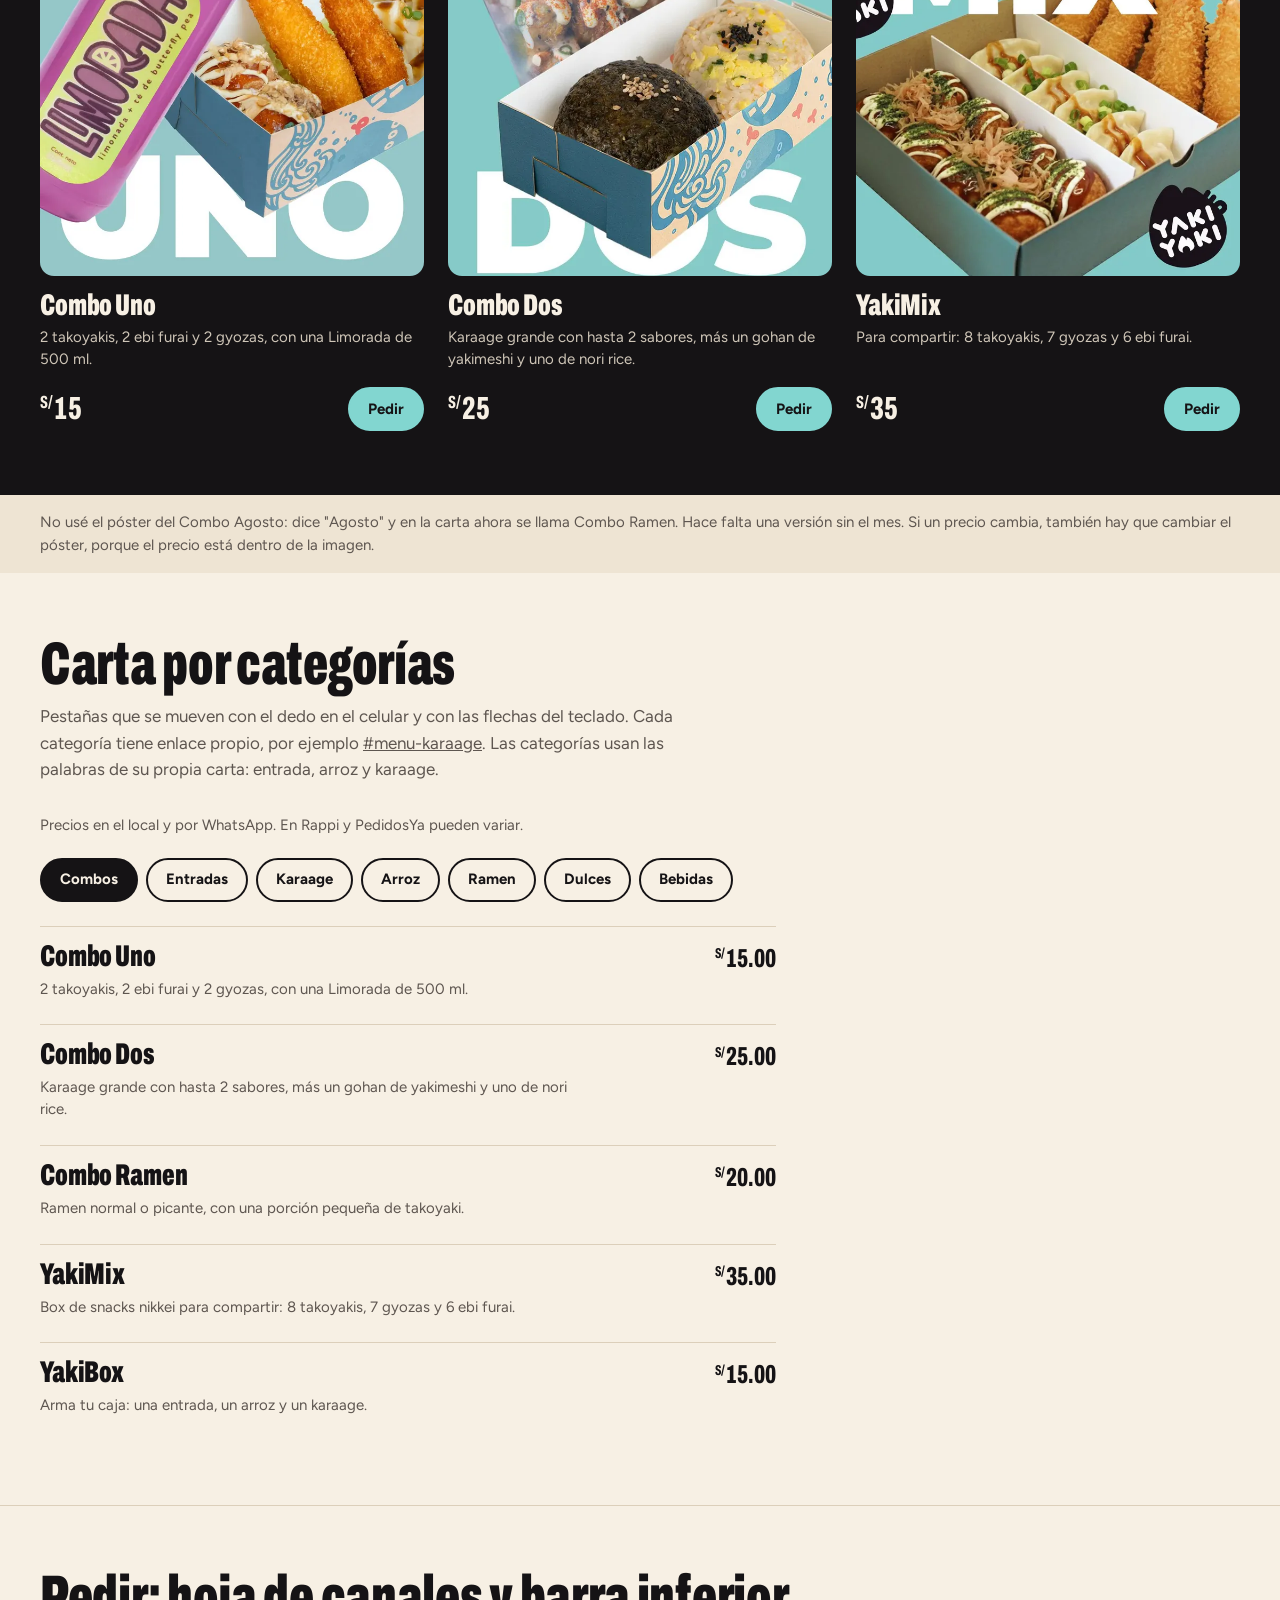
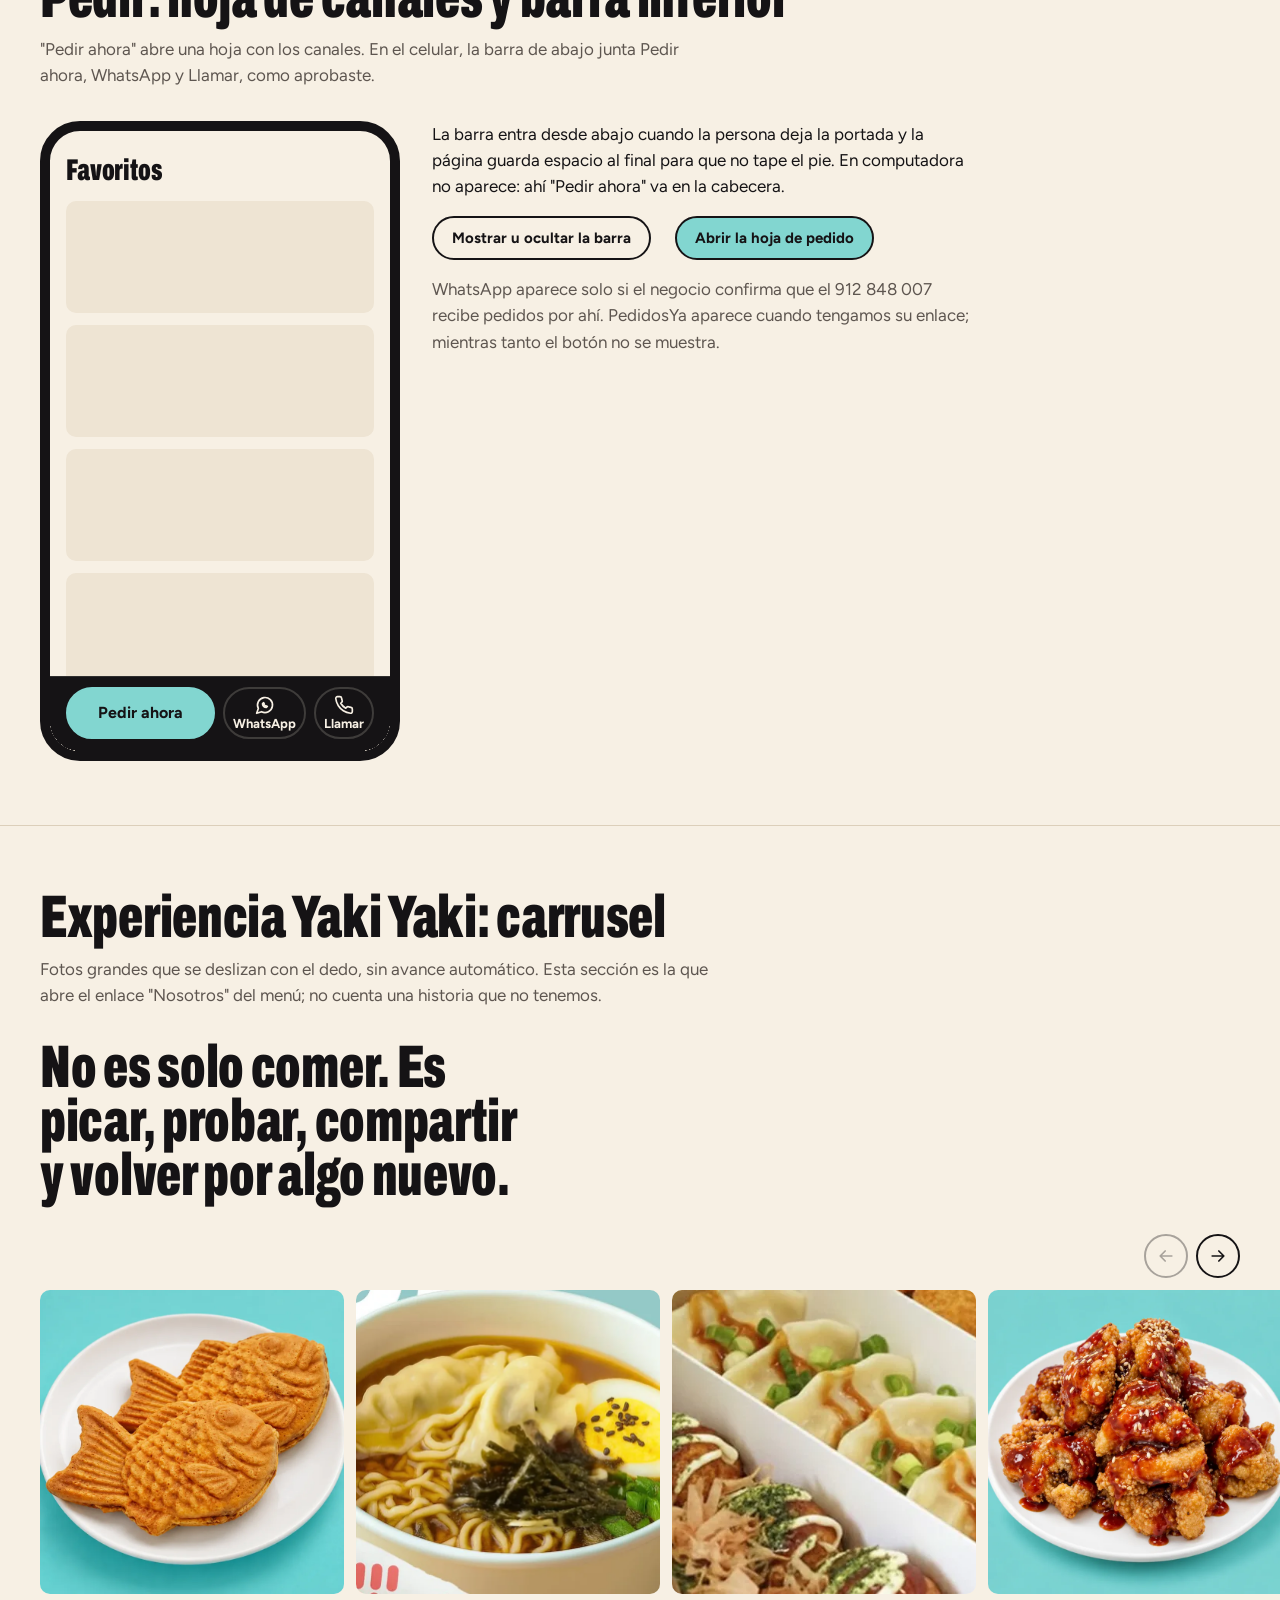
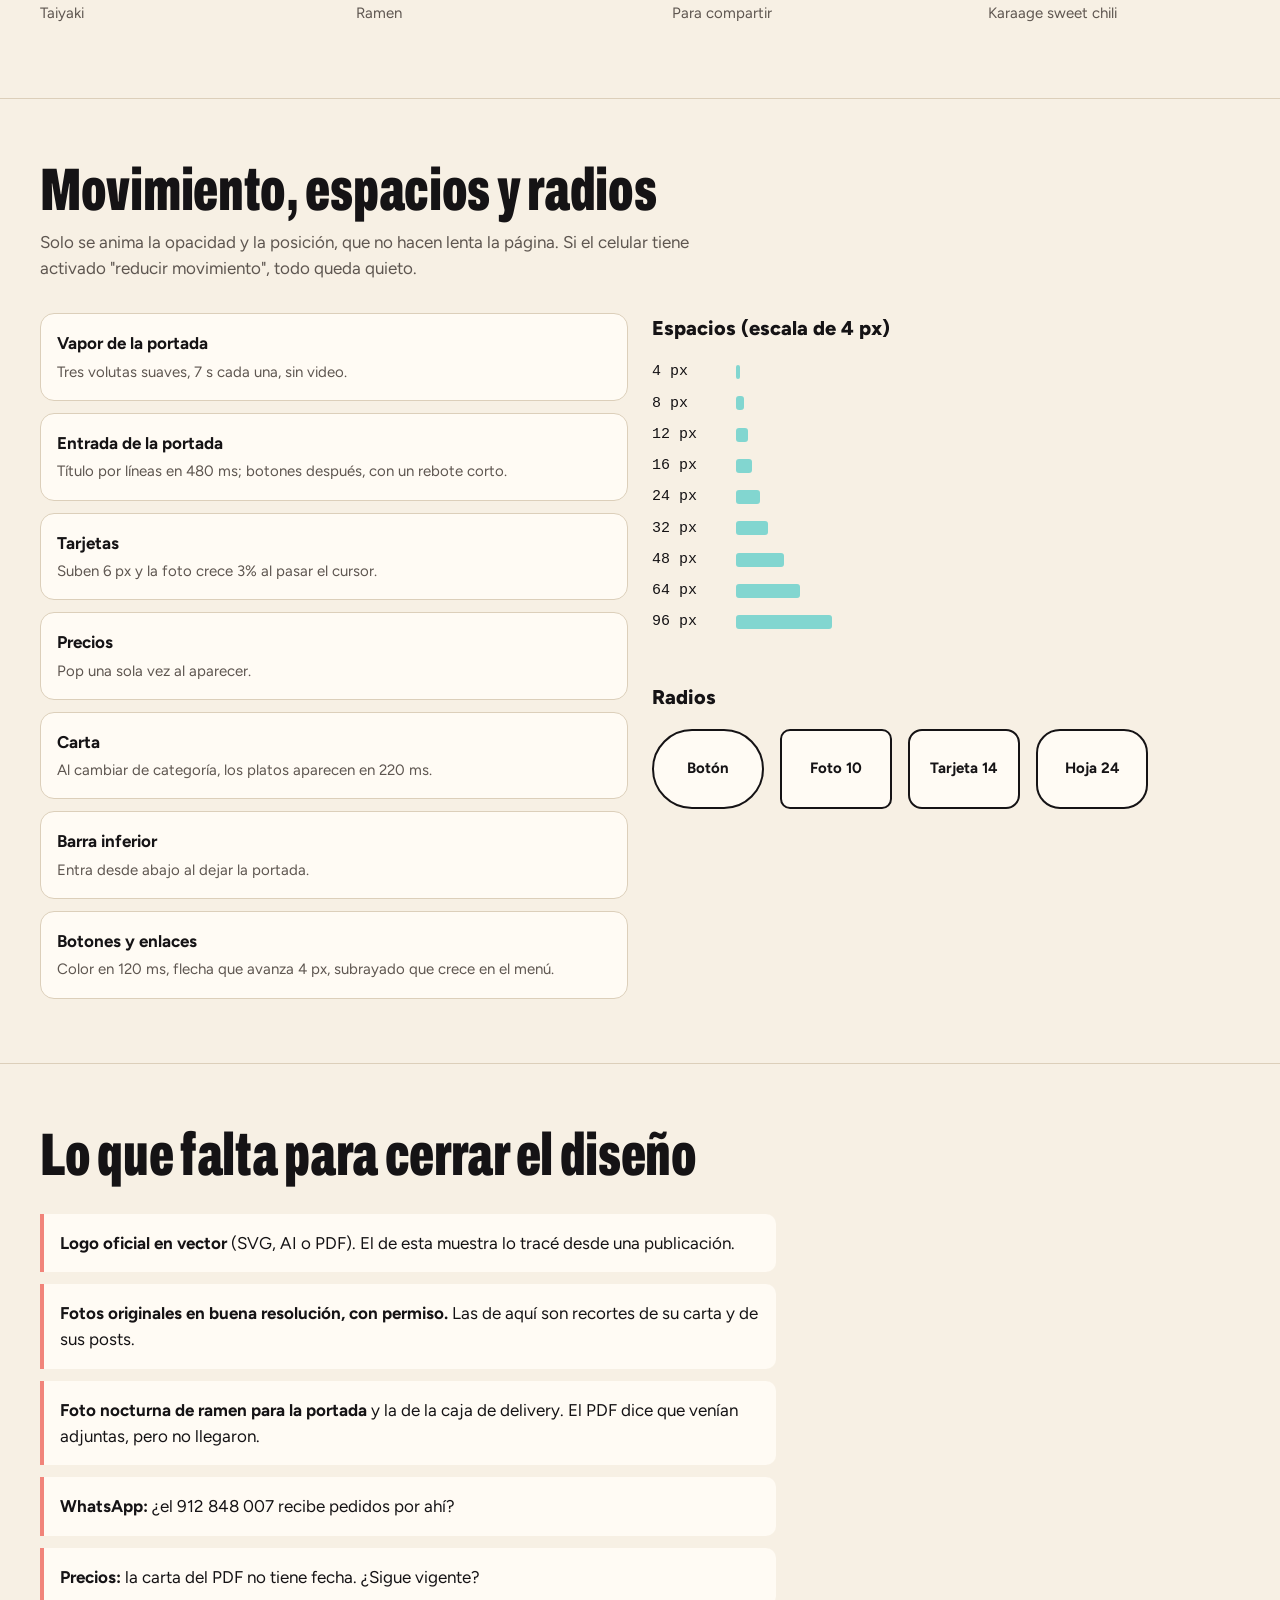
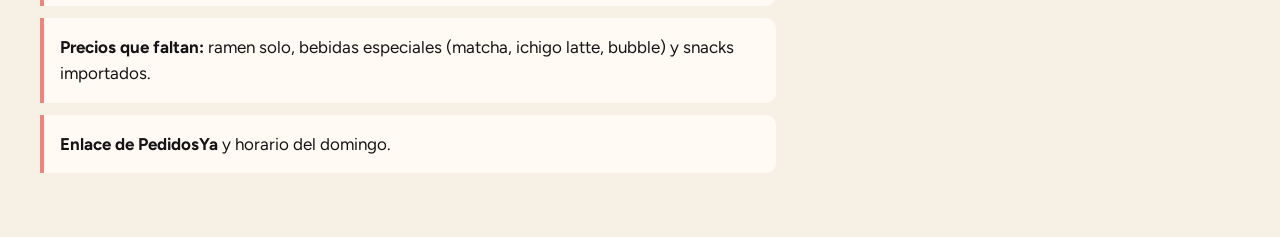
<file: muestra-componentes.html>
<!doctype html>
<html lang="es-PE">
<head>
<meta charset="utf-8">
<meta name="viewport" content="width=device-width, initial-scale=1, viewport-fit=cover">
<meta name="robots" content="noindex">
<title>Sistema visual de Yakiyaki</title>
<link rel="icon" href="img/marca/logo.svg" type="image/svg+xml">
<link rel="preconnect" href="https://fonts.googleapis.com">
<link rel="preconnect" href="https://fonts.gstatic.com" crossorigin>
<link rel="stylesheet" href="https://fonts.googleapis.com/css2?family=Archivo:wdth,wght@62..100,700..900&family=Figtree:wght@400..800&display=swap">
<link rel="stylesheet" href="css/tokens.css">
<link rel="stylesheet" href="css/componentes.css">
<link rel="stylesheet" href="css/muestra.css">
</head>
<body>

<!-- Símbolos reutilizables: silueta del logo (sellos), motivo de trazos e íconos -->
<svg width="0" height="0" style="position:absolute" aria-hidden="true" focusable="false">
  <symbol id="mancha" viewBox="9 28 226 239"><path fill-rule="evenodd" d="M75.0 31.0C77.5 30.8 79.4 30.9 82.0 31.8C84.6 32.7 88.4 34.6 90.8 36.2C93.1 37.8 93.8 38.6 96.1 41.5C98.4 44.4 102.1 53.5 104.5 53.7C106.9 53.9 108.3 45.1 110.2 42.7C112.2 40.3 114.2 39.8 116.1 39.0C118.0 38.2 119.0 37.7 121.5 37.6C124.0 37.6 128.2 38.1 131.0 38.8C133.8 39.5 132.8 38.5 138.2 41.8C143.7 45.1 159.1 55.8 163.8 58.3C168.4 60.9 164.4 59.0 166.1 57.0C167.8 55.0 171.5 48.1 174.0 46.2C176.5 44.4 179.5 45.2 181.2 45.8C183.0 46.5 184.1 48.8 184.7 50.2C185.4 51.7 186.3 51.8 184.9 54.5C183.6 57.2 177.9 64.4 176.6 66.8C175.3 69.1 176.2 67.9 176.9 68.5C177.6 69.1 178.8 71.5 180.8 70.2C182.7 68.9 186.9 62.8 188.8 60.9C190.6 59.0 190.9 59.1 192.0 58.8C193.1 58.5 194.1 58.3 195.5 58.9C196.9 59.6 199.6 61.4 200.5 62.8C201.4 64.1 201.2 65.7 201.0 67.0C200.9 68.3 201.0 68.5 199.6 70.5C198.1 72.5 193.3 77.2 192.3 79.2C191.3 81.3 193.1 82.1 193.6 82.8C194.1 83.4 194.2 83.9 195.5 83.2C196.8 82.4 199.5 79.4 201.2 78.2C203.0 77.0 204.4 76.5 205.8 75.9C207.1 75.4 207.8 75.0 209.5 74.8C211.2 74.6 214.0 74.4 216.0 74.8C218.0 75.2 219.8 75.9 221.6 77.0C223.5 78.1 225.6 79.2 227.3 81.5C229.0 83.8 231.2 88.0 231.9 90.5C232.7 93.0 232.5 94.5 232.0 96.8C231.5 99.0 231.1 101.1 229.0 104.1C226.9 107.0 219.6 109.3 219.2 114.2C218.9 119.2 225.1 128.0 226.9 133.5C228.7 139.0 229.5 141.0 230.0 147.0C230.6 153.0 230.8 162.8 230.1 169.8C229.4 176.7 228.1 182.2 225.9 188.5C223.6 194.8 220.2 201.8 216.9 207.5C213.6 213.2 209.1 218.8 205.9 222.8C202.7 226.7 200.5 228.5 197.5 231.2C194.5 233.8 193.4 235.3 187.8 238.7C182.1 242.2 171.5 248.2 163.8 251.8C156.0 255.3 148.2 258.0 141.0 260.1C133.8 262.1 127.2 263.5 120.2 264.2C113.3 264.9 106.7 265.0 99.2 264.2C91.8 263.3 82.3 261.0 75.5 259.0C68.7 257.0 63.8 255.1 58.3 252.0C52.8 248.9 46.5 243.9 42.2 240.2C38.0 236.6 35.8 233.7 33.1 230.0C30.4 226.3 28.7 223.9 25.9 217.8C23.2 211.6 18.8 200.1 16.7 193.2C14.7 186.4 14.5 182.8 13.6 176.5C12.7 170.2 11.2 165.0 11.6 155.8C11.9 146.5 13.6 131.6 15.6 121.0C17.7 110.4 20.8 100.7 23.9 92.2C26.9 83.8 29.6 77.9 33.8 70.2C38.1 62.6 45.0 52.0 49.5 46.3C54.0 40.6 58.0 38.2 61.0 36.0C64.0 33.7 64.9 33.7 67.2 32.9C69.6 32.0 72.5 31.2 75.0 31.0ZM209.7 90.0C211.2 89.3 213.3 89.6 214.5 90.0C215.7 90.5 216.7 91.5 217.0 92.8C217.2 94.0 216.6 95.9 215.8 97.2C215.1 98.6 213.3 100.2 212.2 100.6C211.2 101.0 210.6 100.7 209.5 99.7C208.4 98.7 205.8 96.1 205.8 94.5C205.8 92.9 208.3 90.7 209.7 90.0Z"/></symbol>
  <symbol id="ajiro" viewBox="0 0 90 60">
    <rect x="4" y="3" width="22" height="6" rx="3"/><rect x="4" y="12" width="22" height="6" rx="3"/><rect x="4" y="21" width="22" height="6" rx="3"/>
    <rect x="33" y="4" width="6" height="22" rx="3"/><rect x="42" y="4" width="6" height="22" rx="3"/><rect x="51" y="4" width="6" height="22" rx="3"/>
    <rect x="34" y="33" width="22" height="6" rx="3"/><rect x="34" y="42" width="22" height="6" rx="3"/><rect x="34" y="51" width="22" height="6" rx="3"/>
    <rect x="63" y="34" width="6" height="22" rx="3"/><rect x="72" y="34" width="6" height="22" rx="3"/><rect x="81" y="34" width="6" height="22" rx="3"/>
  </symbol>
  <symbol id="i-flecha" viewBox="0 0 24 24"><path d="M5 12h14M13 6l6 6-6 6"/></symbol>
  <symbol id="i-externo" viewBox="0 0 24 24"><path d="M7 17 17 7M8 7h9v9"/></symbol>
  <symbol id="i-telefono" viewBox="0 0 24 24"><path d="M22 16.92v3a2 2 0 0 1-2.18 2 19.79 19.79 0 0 1-8.63-3.07 19.5 19.5 0 0 1-6-6 19.79 19.79 0 0 1-3.07-8.67A2 2 0 0 1 4.11 2h3a2 2 0 0 1 2 1.72c.13.96.36 1.9.7 2.81a2 2 0 0 1-.45 2.11L8.09 9.91a16 16 0 0 0 6 6l1.27-1.27a2 2 0 0 1 2.11-.45c.91.34 1.85.57 2.81.7A2 2 0 0 1 22 16.92z"/></symbol>
  <symbol id="i-whatsapp" viewBox="0 0 24 24"><path d="M7.9 20A9 9 0 1 0 4 16.1L2 22Z"/><path d="M9 10.5c0 2.5 2 4.5 4.5 4.5l1.3-1.3-1.8-.9-.8.8a3.5 3.5 0 0 1-1.8-1.8l.8-.8-.9-1.8Z"/></symbol>
  <symbol id="i-cerrar" viewBox="0 0 24 24"><path d="M18 6 6 18M6 6l12 12"/></symbol>
  <symbol id="i-pin" viewBox="0 0 24 24"><path d="M20 10c0 5-5.5 10.2-7.4 11.8a1 1 0 0 1-1.2 0C9.5 20.2 4 15 4 10a8 8 0 0 1 16 0"/><circle cx="12" cy="10" r="3"/></symbol>
  <symbol id="i-moto" viewBox="0 0 24 24"><circle cx="18.5" cy="17.5" r="3.5"/><circle cx="5.5" cy="17.5" r="3.5"/><circle cx="15" cy="5" r="1"/><path d="M12 17.5V14l-3-3 4-3 2 3h2"/></symbol>
  <symbol id="i-instagram" viewBox="0 0 24 24"><rect x="2.5" y="2.5" width="19" height="19" rx="5"/><circle cx="12" cy="12" r="4.2"/><path d="M17.5 6.5h.01"/></symbol>
</svg>

<header class="muestra-cabecera superficie-tinta">
  <div class="contenedor">
    <div class="muestra-cabecera__fila">
      <img class="muestra-cabecera__logo" src="img/marca/logo-sobre-oscuro.svg" alt="Yaki Yaki" width="226" height="239">
      <div>
        <h1 class="titulo">Sistema visual de Yakiyaki</h1>
        <p class="texto-2">Fase B, versión 1. 5 de octubre de 2026.</p>
      </div>
    </div>
    <p class="muestra-cabecera__nota">Estas son las piezas con las que se arma la web. La paleta sale del PDF de marca. El logo y las fotos son provisionales: los recorté del material que me pasaste, y se cambian cuando lleguen los archivos originales y el permiso para usarlos.</p>
  </div>
</header>

<nav class="muestra-indice superficie-tinta" aria-label="Secciones de la muestra">
  <ul>
    <li><a class="nav-enlace" href="#portada">Portada</a></li>
    <li><a class="nav-enlace" href="#yakibox">YakiBox</a></li>
    <li><a class="nav-enlace" href="#color">Color</a></li>
    <li><a class="nav-enlace" href="#tipografia">Tipografía</a></li>
    <li><a class="nav-enlace" href="#botones">Botones</a></li>
    <li><a class="nav-enlace" href="#precios">Precios</a></li>
    <li><a class="nav-enlace" href="#etiquetas">Etiquetas</a></li>
    <li><a class="nav-enlace" href="#favoritos">Favoritos</a></li>
    <li><a class="nav-enlace" href="#combos">Combos</a></li>
    <li><a class="nav-enlace" href="#carta">Carta</a></li>
    <li><a class="nav-enlace" href="#pedir">Pedir</a></li>
    <li><a class="nav-enlace" href="#experiencia">Experiencia</a></li>
    <li><a class="nav-enlace" href="#movimiento">Movimiento</a></li>
    <li><a class="nav-enlace" href="#pendientes">Pendientes</a></li>
  </ul>
</nav>

<main>

  <!-- ============ PORTADA ============ -->
  <section class="muestra-seccion" id="portada" aria-labelledby="t-portada">
    <div class="contenedor muestra-encabezado">
      <h2 class="titulo titulo--m" id="t-portada">Portada</h2>
      <p>Foto oscura de un lado y texto del otro. El título entra por líneas, los botones llegan después con un rebote corto y el vapor sube despacio sobre el plato.</p>
      <div><button class="boton boton--secundario boton--chico" type="button" id="repetir-portada">Repetir la entrada</button></div>
    </div>

    <div class="hero superficie-tinta" id="portada-demo">
      <div class="hero__fondo" aria-hidden="true">
        <div class="hero__plato">
          <img src="img/carta/ramen.webp" alt="" width="610" height="610">
          <div class="vapor"><span></span><span></span><span></span></div>
        </div>
      </div>
      <div class="contenedor">
        <div class="hero__contenido">
          <p class="sello">Street food japonés en Lima</p>
          <p class="titulo titulo--l hero__titulo"><span class="linea"><span>Antojos japoneses,</span></span><span class="linea"><span>hechos para volver.</span></span></p>
          <p class="bajada">Ramen, takoyaki, gyozas, karaage y bebidas para recoger o pedir.</p>
          <div class="hero__acciones">
            <a class="boton boton--primario" href="#carta">Ver carta</a>
            <button class="boton boton--secundario" type="button" data-abrir-pedido>Pedir ahora</button>
          </div>
        </div>
      </div>
    </div>
    <p class="muestra-pie-demo"><span class="contenedor" style="display:block">Foto provisional: recorte del ramen de su publicación del Combo Agosto. La versión final usa la foto nocturna de ramen a pantalla completa que menciona el PDF; esa foto no llegó.</span></p>
  </section>

  <!-- ============ ARMA TU YAKIBOX ============ -->
  <section class="muestra-seccion" id="yakibox" aria-labelledby="t-yakibox">
    <div class="contenedor muestra-encabezado">
      <h2 class="titulo titulo--m" id="t-yakibox">Arma tu YakiBox</h2>
      <p>El bloque de más impacto, con el recurso de sus publicaciones: turquesa, una palabra gigante detrás de la comida y el precio en un sello con la forma del logo. Los pasos van numerados porque son una secuencia real: entrada, arroz y karaage.</p>
    </div>

    <div class="yakibox superficie-turquesa">
      <p class="palabra-gigante" aria-hidden="true">Yakibox</p>
      <div class="contenedor yakibox__rejilla">
        <div class="yakibox__fotos">
          <img src="img/carta/karaage-sweet-chili.webp" alt="" width="800" height="800" loading="lazy">
          <img src="img/carta/takoyaki.webp" alt="" width="800" height="800" loading="lazy">
          <img src="img/carta/gohan-yakimeshi.webp" alt="" width="800" height="800" loading="lazy">
          <svg class="trazos" aria-hidden="true"><use href="#ajiro"/></svg>
          <p class="sello-precio sello-precio--grande" data-pop><svg class="sello-precio__forma" aria-hidden="true"><use href="#mancha"/></svg><span class="precio"><span class="solo-lectores">15 soles</span><span aria-hidden="true"><span class="precio__moneda">S/</span>15</span></span></p>
        </div>
        <div class="yakibox__contenido">
          <p class="titulo titulo--m">Arma tu YakiBox.</p>
          <p class="bajada">Una entrada, un arroz y un karaage, todo en una caja.</p>
          <form class="pasos" aria-label="Arma tu YakiBox">
            <fieldset class="paso">
              <legend>Elige tu entrada</legend>
              <div class="chips">
                <label class="opcion"><input type="radio" name="entrada" value="Takoyaki" checked><span>Takoyaki</span></label>
                <label class="opcion"><input type="radio" name="entrada" value="Ebi furai"><span>Ebi furai</span></label>
                <label class="opcion"><input type="radio" name="entrada" value="Gyoza"><span>Gyoza</span></label>
              </div>
            </fieldset>
            <fieldset class="paso">
              <legend>Elige tu arroz</legend>
              <div class="chips">
                <label class="opcion"><input type="radio" name="arroz" value="Nori rice"><span>Nori rice</span></label>
                <label class="opcion"><input type="radio" name="arroz" value="Yakimeshi" checked><span>Yakimeshi</span></label>
              </div>
            </fieldset>
            <fieldset class="paso">
              <legend>Elige tu karaage</legend>
              <div class="chips">
                <label class="opcion"><input type="radio" name="karaage" value="Original"><span>Original</span></label>
                <label class="opcion"><input type="radio" name="karaage" value="Honey mustard"><span>Honey mustard</span></label>
                <label class="opcion"><input type="radio" name="karaage" value="Acevichado"><span>Acevichado</span></label>
                <label class="opcion"><input type="radio" name="karaage" value="Sweet chili" checked><span>Sweet chili</span></label>
              </div>
            </fieldset>
          </form>
          <button class="boton boton--primario" type="button" data-abrir-pedido>Pedir mi YakiBox</button>
        </div>
      </div>
    </div>
    <p class="muestra-pie-demo"><span class="contenedor" style="display:block">Datos de su carta: YakiBox a S/ 15 con las opciones de su pieza "elige tu entrada, arroz y karaage". El PDF pedía el botón "Pedir para compartir", pero la YakiBox es individual; lo cambié a "Pedir mi YakiBox".</span></p>
  </section>

  <!-- ============ COLOR ============ -->
  <section class="muestra-seccion" id="color" aria-labelledby="t-color">
    <div class="contenedor">
      <div class="muestra-encabezado">
        <h2 class="titulo titulo--m" id="t-color">Color</h2>
        <p>La base es negro tinta, crema y turquesa. Coral y naranja chili quedan para precios y promociones; kraft y yema, solo para detalles chicos. Nunca van todos juntos.</p>
      </div>

      <ul class="muestras-color">
        <li class="muestra-color"><div class="muestra-color__chip" style="background:var(--tinta)"></div><div class="muestra-color__datos"><b>Negro tinta</b><code>#151315</code><span>Fondos oscuros y texto</span></div></li>
        <li class="muestra-color"><div class="muestra-color__chip" style="background:var(--crema)"></div><div class="muestra-color__datos"><b>Crema papel</b><code>#F7F0E4</code><span>Fondo claro principal</span></div></li>
        <li class="muestra-color"><div class="muestra-color__chip" style="background:var(--turquesa)"></div><div class="muestra-color__datos"><b>Turquesa Yaki</b><code>#82D6D0</code><span>Color de marca. En sus posts se ve #84CBC7</span></div></li>
        <li class="muestra-color"><div class="muestra-color__chip" style="background:var(--coral)"></div><div class="muestra-color__datos"><b>Coral melón</b><code>#F1847A</code><span>Sellos de precio y promos</span></div></li>
        <li class="muestra-color"><div class="muestra-color__chip" style="background:var(--chili)"></div><div class="muestra-color__datos"><b>Naranja chili</b><code>#F16437</code><span>Precios destacados e íconos de comida</span></div></li>
        <li class="muestra-color"><div class="muestra-color__chip" style="background:var(--kraft)"></div><div class="muestra-color__datos"><b>Kraft tostado</b><code>#B77B4C</code><span>Detalles de empaque</span></div></li>
        <li class="muestra-color"><div class="muestra-color__chip" style="background:var(--yema)"></div><div class="muestra-color__datos"><b>Amarillo yema</b><code>#F5C84C</code><span>Etiquetas chicas, nunca fondos</span></div></li>
        <li class="muestra-color"><div class="muestra-color__chip" style="background:var(--papel)"></div><div class="muestra-color__datos"><b>Papel</b><code>#FFFBF4</code><span>Propuesta: tarjetas sobre crema</span></div></li>
        <li class="muestra-color"><div class="muestra-color__chip" style="background:var(--tinta-suave)"></div><div class="muestra-color__datos"><b>Tinta suave</b><code>#5E5650</code><span>Propuesta: texto secundario</span></div></li>
      </ul>

      <h3 class="muestra-subtitulo">Contraste de cada pareja</h3>
      <p class="texto-2" style="margin-bottom:var(--esp-4)">Se calcula en vivo con los valores de tokens.css. AA exige 4.5:1 para texto normal y 3:1 para texto grande.</p>
      <div class="envoltura-tabla">
        <table class="tabla-contraste">
          <thead><tr><th scope="col">Muestra</th><th scope="col">Pareja</th><th scope="col">Uso</th><th scope="col">Contraste</th><th scope="col">Resultado</th></tr></thead>
          <tbody id="cuerpo-contraste"></tbody>
        </table>
      </div>
    </div>
  </section>

  <!-- ============ TIPOGRAFÍA ============ -->
  <section class="muestra-seccion" id="tipografia" aria-labelledby="t-tipografia">
    <div class="contenedor">
      <div class="muestra-encabezado">
        <h2 class="titulo titulo--m" id="t-tipografia">Tipografía</h2>
        <p>Archivo en su versión condensada para títulos y precios: compacta y pesada, como una etiqueta de mercado. Figtree para el texto: abierta y fácil de leer en el celular. Las dos son de Google Fonts.</p>
      </div>
      <div class="lienzo">
        <div class="especimen"><span class="especimen__dato">Título de portada. Archivo condensada 850, de 52 a 96 px</span><p class="titulo titulo--l">Antojos japoneses, hechos para volver.</p></div>
        <div class="especimen"><span class="especimen__dato">Título de sección. De 36 a 60 px</span><p class="titulo titulo--m">Arma tu YakiBox.</p></div>
        <div class="especimen"><span class="especimen__dato">Título de tarjeta y plato. De 24 a 30 px</span><p class="titulo titulo--s">Takoyaki</p></div>
        <div class="especimen"><span class="especimen__dato">Bajada. Figtree 20 px</span><p class="bajada">Ramen, takoyaki, gyozas, karaage y bebidas para recoger o pedir.</p></div>
        <div class="especimen"><span class="especimen__dato">Texto. Figtree 17 px, interlineado 1.55, líneas de 34 rem como máximo</span><p style="max-width:var(--medida-texto)">No es solo comer. Es picar, probar, compartir y volver por algo nuevo. Takoyaki, gyozas, karaage y taiyaki en Calle 31, San Isidro, para recoger o pedir.</p></div>
        <div class="especimen"><span class="especimen__dato">Precios. Archivo condensada 800, con cifras del mismo ancho para que se alineen</span>
          <div class="precios-alineados">
            <span class="precio"><span class="precio__moneda">S/</span>12.90</span>
            <span class="precio"><span class="precio__moneda">S/</span>19.90</span>
            <span class="precio"><span class="precio__moneda">S/</span>5.00</span>
          </div>
        </div>
      </div>
    </div>
  </section>

  <!-- ============ BOTONES ============ -->
  <section class="muestra-seccion" id="botones" aria-labelledby="t-botones">
    <div class="contenedor">
      <div class="muestra-encabezado">
        <h2 class="titulo titulo--m" id="t-botones">Botones y enlaces</h2>
        <p>Todos miden al menos 44 px de alto. El cambio de color al pasar el cursor dura 120 ms; al presionar, el botón se hunde un poco. El foco del teclado se ve siempre.</p>
      </div>

      <div class="lienzo superficie-crema">
        <h3 class="muestra-subtitulo">Principal</h3>
        <div class="fila-demo">
          <div class="estado-demo"><a class="boton boton--primario" href="#botones">Ver carta</a><small>Reposo</small></div>
          <div class="estado-demo"><a class="boton boton--primario es-hover" href="#botones">Ver carta</a><small>Cursor encima</small></div>
          <div class="estado-demo"><a class="boton boton--primario es-foco" href="#botones">Ver carta</a><small>Foco de teclado</small></div>
          <div class="estado-demo"><a class="boton boton--primario es-presionado" href="#botones">Ver carta</a><small>Presionado</small></div>
          <div class="estado-demo"><button class="boton boton--primario" type="button" disabled>Ver carta</button><small>Desactivado</small></div>
        </div>
        <h3 class="muestra-subtitulo">Secundario</h3>
        <div class="fila-demo">
          <div class="estado-demo"><button class="boton boton--secundario" type="button" data-abrir-pedido>Pedir ahora</button><small>Reposo</small></div>
          <div class="estado-demo"><button class="boton boton--secundario es-hover" type="button">Pedir ahora</button><small>Cursor encima</small></div>
          <div class="estado-demo"><button class="boton boton--secundario es-foco" type="button">Pedir ahora</button><small>Foco de teclado</small></div>
        </div>
        <h3 class="muestra-subtitulo">Promoción</h3>
        <div class="fila-demo">
          <div class="estado-demo"><button class="boton boton--promo" type="button">Pedir el Combo Dos</button><small>Reposo</small></div>
          <div class="estado-demo"><button class="boton boton--promo es-hover" type="button">Pedir el Combo Dos</button><small>Cursor encima</small></div>
        </div>
        <h3 class="muestra-subtitulo">Enlaces</h3>
        <div class="fila-demo">
          <div class="estado-demo"><a class="enlace-flecha" href="#botones">Cómo llegar <svg class="icono" aria-hidden="true"><use href="#i-flecha"/></svg></a><small>Reposo</small></div>
          <div class="estado-demo"><a class="enlace-flecha es-hover" href="#botones">Cómo llegar <svg class="icono" aria-hidden="true"><use href="#i-flecha"/></svg></a><small>Cursor encima: la flecha avanza</small></div>
          <div class="estado-demo"><a class="nav-enlace" href="#botones">Carta</a><small>Menú</small></div>
          <div class="estado-demo"><a class="nav-enlace es-hover" href="#botones">Carta</a><small>Menú, cursor encima</small></div>
        </div>
      </div>

      <div class="lienzo superficie-tinta">
        <h3 class="muestra-subtitulo">Sobre fondo oscuro</h3>
        <div class="fila-demo">
          <div class="estado-demo"><a class="boton boton--primario" href="#botones">Ver carta</a><small>Principal</small></div>
          <div class="estado-demo"><button class="boton boton--secundario" type="button">Pedir ahora</button><small>Secundario</small></div>
          <div class="estado-demo"><button class="boton boton--secundario es-hover" type="button">Pedir ahora</button><small>Secundario, cursor encima</small></div>
          <div class="estado-demo"><a class="boton boton--primario es-foco" href="#botones">Ver carta</a><small>Foco en turquesa</small></div>
          <div class="estado-demo"><a class="boton boton--icono" href="tel:+51912848007"><svg class="icono" aria-hidden="true"><use href="#i-telefono"/></svg>Llamar</a><small>Contacto</small></div>
          <div class="estado-demo"><a class="boton boton--icono" href="#pedir"><svg class="icono" aria-hidden="true"><use href="#i-whatsapp"/></svg>WhatsApp</a><small>Contacto</small></div>
        </div>
      </div>
    </div>
  </section>

  <!-- ============ PRECIOS ============ -->
  <section class="muestra-seccion" id="precios" aria-labelledby="t-precios">
    <div class="contenedor">
      <div class="muestra-encabezado">
        <h2 class="titulo titulo--m" id="t-precios">Precios y sellos</h2>
        <p>El sello usa la silueta del logo, como el "s/20" coral de su publicación del Combo Agosto. Entra con un pequeño pop una sola vez, cuando aparece en pantalla.</p>
      </div>
      <div class="lienzo">
        <div class="fila-demo fila-demo--abajo">
          <div class="estado-demo"><p class="sello-precio" data-pop><svg class="sello-precio__forma" aria-hidden="true"><use href="#mancha"/></svg><span class="precio"><span class="solo-lectores">12.90 soles</span><span aria-hidden="true"><span class="precio__moneda">S/</span>12.90</span></span></p><small>Coral, el de siempre</small></div>
          <div class="estado-demo"><p class="sello-precio sello-precio--tinta" data-pop><svg class="sello-precio__forma" aria-hidden="true"><use href="#mancha"/></svg><span class="precio"><span class="solo-lectores">20 soles</span><span aria-hidden="true"><span class="precio__moneda">S/</span>20</span></span></p><small>Tinta, sobre fotos claras</small></div>
          <div class="estado-demo"><p class="sello-precio sello-precio--chili" data-pop><svg class="sello-precio__forma" aria-hidden="true"><use href="#mancha"/></svg><span class="precio"><span class="solo-lectores">35 soles</span><span aria-hidden="true"><span class="precio__moneda">S/</span>35</span></span></p><small>Chili, para destacar</small></div>
          <div class="estado-demo"><p class="sello-precio sello-precio--grande" data-pop><svg class="sello-precio__forma" aria-hidden="true"><use href="#mancha"/></svg><span class="precio"><span class="solo-lectores">15 soles</span><span aria-hidden="true"><span class="precio__moneda">S/</span>15</span></span></p><small>Grande, para promociones</small></div>
        </div>
        <div style="margin-top:var(--esp-5)"><button class="boton boton--secundario boton--chico" type="button" id="repetir-pop">Repetir el pop</button></div>
      </div>
      <div class="lienzo dos-columnas">
        <div class="estado-demo">
          <small>Precio en línea</small>
          <span class="precio"><span class="precio__moneda">S/</span>12.90</span>
          <small style="margin-top:var(--esp-4)">Sin precio confirmado</small>
          <span class="precio--consultar">Consultar</span>
        </div>
        <div class="estado-demo" style="justify-items:stretch">
          <small>Tabla por tamaño</small>
          <dl class="precios">
            <div><dt>Mediano</dt><dd><span class="precio"><span class="precio__moneda">S/</span>12.90</span></dd></div>
            <div><dt>Grande</dt><dd><span class="precio"><span class="precio__moneda">S/</span>19.90</span></dd></div>
          </dl>
        </div>
      </div>
    </div>
  </section>

  <!-- ============ ETIQUETAS ============ -->
  <section class="muestra-seccion" id="etiquetas" aria-labelledby="t-etiquetas">
    <div class="contenedor">
      <div class="muestra-encabezado">
        <h2 class="titulo titulo--m" id="t-etiquetas">Etiquetas, chips y sellos</h2>
        <p>Los chips muestran sabores y rellenos. Las opciones que se eligen son botones de radio de verdad, con aspecto de chip, para que funcionen con teclado y lector de pantalla.</p>
      </div>
      <div class="lienzo">
        <div class="dos-columnas">
          <div class="estado-demo"><small>Etiqueta</small><span class="etiqueta">Para compartir</span></div>
          <div class="estado-demo"><small>Estado de horario</small><span class="estado">Abierto ahora, cierra a las 22:00</span><span class="estado estado--cerrado">Cerrado ahora, abre a las 12:00</span></div>
          <div class="estado-demo"><small>Sabores de karaage</small><ul class="chips"><li class="chip">Original</li><li class="chip">Honey mustard</li><li class="chip">Acevichado</li><li class="chip">Sweet chili</li></ul></div>
          <div class="estado-demo"><small>Rellenos de taiyaki</small><ul class="chips"><li class="chip">Pastelera</li><li class="chip">Choco</li><li class="chip">Manjar</li><li class="chip">Matcha</li><li class="chip">Avellanas</li></ul></div>
        </div>
      </div>
      <div class="lienzo">
        <fieldset class="paso">
          <legend>Elige tu arroz</legend>
          <div class="chips">
            <label class="opcion"><input type="radio" name="arroz-demo" value="Nori rice" checked><span>Nori rice</span></label>
            <label class="opcion"><input type="radio" name="arroz-demo" value="Yakimeshi"><span>Yakimeshi</span></label>
          </div>
        </fieldset>
      </div>
      <div class="lienzo dos-columnas" style="align-items:center">
        <div class="fila-demo"><p class="sello">Street food japonés en Lima</p><svg class="trazos" aria-hidden="true"><use href="#ajiro"/></svg></div>
        <div class="fila-demo superficie-tinta" style="padding:var(--esp-5);border-radius:var(--radio-tarjeta)"><p class="sello">Street food japonés en Lima</p><svg class="trazos" aria-hidden="true"><use href="#ajiro"/></svg></div>
      </div>
    </div>
  </section>

  <!-- ============ FAVORITOS ============ -->
  <section class="muestra-seccion" id="favoritos" aria-labelledby="t-favoritos">
    <div class="contenedor">
      <div class="muestra-encabezado">
        <h2 class="titulo titulo--m" id="t-favoritos">Favoritos: tarjeta ticket</h2>
        <p>Cada favorito es un ticket de comida, como los que se compran en las máquinas de los locales de ramen: papel, perforación y muescas. Al pasar el cursor sube 6 px y la foto crece 3%. Son cuatro, como pide el PDF: ramen, takoyaki, gyozas y onigiri, que en su carta se llama gohan. El YakiMix pasó a la sección de combos.</p>
      </div>
      <div class="rejilla-tickets">
        <article class="ticket">
          <div class="ticket__foto"><img src="img/carta/ramen.webp" alt="Ramen con gyozas, huevo, nori y cebolla china" width="610" height="610" loading="lazy"></div>
          <p class="sello-precio" data-pop><svg class="sello-precio__forma" aria-hidden="true"><use href="#mancha"/></svg><span class="precio"><span class="solo-lectores">20 soles</span><span aria-hidden="true"><span class="precio__moneda">S/</span>20</span></span></p>
          <div class="ticket__cuerpo">
            <h3 class="titulo ticket__nombre">Combo Ramen</h3>
            <p class="ticket__desc">Ramen normal o picante, con takoyakis.</p>
            <button class="boton boton--primario boton--chico" type="button" data-abrir-pedido>Pedir<span class="solo-lectores"> Combo Ramen</span></button>
          </div>
        </article>
        <article class="ticket">
          <div class="ticket__foto"><img src="img/carta/takoyaki.webp" alt="Takoyakis con salsa, mayonesa y hojuelas de bonito" width="800" height="800" loading="lazy"></div>
          <p class="sello-precio" data-pop><svg class="sello-precio__forma" aria-hidden="true"><use href="#mancha"/></svg><span class="precio"><span class="solo-lectores">12.90 soles</span><span aria-hidden="true"><span class="precio__moneda">S/</span>12.90</span></span></p>
          <div class="ticket__cuerpo">
            <h3 class="titulo ticket__nombre">Takoyaki</h3>
            <p class="ticket__desc">8 piezas de pulpo y verduras. Original o acevichado.</p>
            <button class="boton boton--primario boton--chico" type="button" data-abrir-pedido>Pedir<span class="solo-lectores"> Takoyaki</span></button>
          </div>
        </article>
        <article class="ticket">
          <div class="ticket__foto"><img src="img/carta/gyozas.webp" alt="Gyozas con salsa y cebolla china" width="360" height="340" loading="lazy"></div>
          <p class="sello-precio" data-pop><svg class="sello-precio__forma" aria-hidden="true"><use href="#mancha"/></svg><span class="precio"><span class="solo-lectores">12.90 soles</span><span aria-hidden="true"><span class="precio__moneda">S/</span>12.90</span></span></p>
          <div class="ticket__cuerpo">
            <h3 class="titulo ticket__nombre">Gyozas</h3>
            <p class="ticket__desc">Rellenas de pollo, verduras y cebolla china.</p>
            <button class="boton boton--primario boton--chico" type="button" data-abrir-pedido>Pedir<span class="solo-lectores"> Gyozas</span></button>
          </div>
        </article>
        <article class="ticket">
          <div class="ticket__foto"><img src="img/carta/gohan-nori.webp" alt="Bola de arroz envuelta en alga nori" width="800" height="800" loading="lazy"></div>
          <p class="sello-precio" data-pop><svg class="sello-precio__forma" aria-hidden="true"><use href="#mancha"/></svg><span class="precio"><span class="solo-lectores">5 soles</span><span aria-hidden="true"><span class="precio__moneda">S/</span>5</span></span></p>
          <div class="ticket__cuerpo">
            <h3 class="titulo ticket__nombre">Gohan</h3>
            <p class="ticket__desc">Bola de arroz: nori rice o yakimeshi.</p>
            <button class="boton boton--primario boton--chico" type="button" data-abrir-pedido>Pedir<span class="solo-lectores"> Gohan</span></button>
          </div>
        </article>
      </div>
    </div>
  </section>

  <!-- ============ COMBOS ============ -->
  <section class="muestra-seccion superficie-tinta" id="combos" aria-labelledby="t-combos">
    <div class="contenedor">
      <div class="muestra-encabezado">
        <h2 class="titulo titulo--m" id="t-combos">Combos: sus pósters, con la información en texto</h2>
        <p>Los pósters de su Instagram ya tienen la identidad de la marca, así que van como imagen. El nombre, lo que trae y el precio van además en texto: se leen bien en cualquier pantalla, los lee un lector de pantalla y se cambian sin rehacer la imagen.</p>
      </div>
      <ul class="combos" aria-label="Combos" tabindex="0">
        <li class="combo">
          <img class="combo__poster" src="img/carta/poster-combo-uno.webp" alt="Póster del Combo Uno: botella de Limorada y caja con ebi furai, takoyakis y gyozas" width="720" height="900" loading="lazy">
          <h3 class="titulo combo__nombre">Combo Uno</h3>
          <p class="combo__desc">2 takoyakis, 2 ebi furai y 2 gyozas, con una Limorada de 500 ml.</p>
          <div class="combo__pie">
            <p class="precio"><span class="precio__moneda">S/</span>15</p>
            <button class="boton boton--primario boton--chico" type="button" data-abrir-pedido>Pedir<span class="solo-lectores"> Combo Uno</span></button>
          </div>
        </li>
        <li class="combo">
          <img class="combo__poster" src="img/carta/poster-combo-dos.webp" alt="Póster del Combo Dos: vaso de karaage y caja con dos bolas de arroz" width="720" height="960" loading="lazy">
          <h3 class="titulo combo__nombre">Combo Dos</h3>
          <p class="combo__desc">Karaage grande con hasta 2 sabores, más un gohan de yakimeshi y uno de nori rice.</p>
          <div class="combo__pie">
            <p class="precio"><span class="precio__moneda">S/</span>25</p>
            <button class="boton boton--primario boton--chico" type="button" data-abrir-pedido>Pedir<span class="solo-lectores"> Combo Dos</span></button>
          </div>
        </li>
        <li class="combo">
          <img class="combo__poster" src="img/carta/poster-yakimix.webp" alt="Póster del YakiMix: caja con takoyakis, gyozas y ebi furai" width="720" height="900" loading="lazy">
          <h3 class="titulo combo__nombre">YakiMix</h3>
          <p class="combo__desc">Para compartir: 8 takoyakis, 7 gyozas y 6 ebi furai.</p>
          <div class="combo__pie">
            <p class="precio"><span class="precio__moneda">S/</span>35</p>
            <button class="boton boton--primario boton--chico" type="button" data-abrir-pedido>Pedir<span class="solo-lectores"> YakiMix</span></button>
          </div>
        </li>
      </ul>
    </div>
  </section>
  <p class="muestra-pie-demo"><span class="contenedor" style="display:block">No usé el póster del Combo Agosto: dice "Agosto" y en la carta ahora se llama Combo Ramen. Hace falta una versión sin el mes. Si un precio cambia, también hay que cambiar el póster, porque el precio está dentro de la imagen.</span></p>

  <!-- ============ CARTA ============ -->
  <section class="muestra-seccion" id="carta" aria-labelledby="t-carta">
    <div class="contenedor">
      <div class="muestra-encabezado">
        <h2 class="titulo titulo--m" id="t-carta">Carta por categorías</h2>
        <p>Pestañas que se mueven con el dedo en el celular y con las flechas del teclado. Cada categoría tiene enlace propio, por ejemplo <a href="#menu-karaage">#menu-karaage</a>. Las categorías usan las palabras de su propia carta: entrada, arroz y karaage.</p>
      </div>
      <div class="carta-demo">
        <p class="nota-precios">Precios en el local y por WhatsApp. En Rappi y PedidosYa pueden variar.</p>
        <div class="pestanas" role="tablist" aria-label="Categorías de la carta">
          <button class="pestana" type="button" role="tab" id="tab-combos" aria-controls="menu-combos" aria-selected="true">Combos</button>
          <button class="pestana" type="button" role="tab" id="tab-entradas" aria-controls="menu-entradas" aria-selected="false" tabindex="-1">Entradas</button>
          <button class="pestana" type="button" role="tab" id="tab-karaage" aria-controls="menu-karaage" aria-selected="false" tabindex="-1">Karaage</button>
          <button class="pestana" type="button" role="tab" id="tab-arroz" aria-controls="menu-arroz" aria-selected="false" tabindex="-1">Arroz</button>
          <button class="pestana" type="button" role="tab" id="tab-ramen" aria-controls="menu-ramen" aria-selected="false" tabindex="-1">Ramen</button>
          <button class="pestana" type="button" role="tab" id="tab-dulces" aria-controls="menu-dulces" aria-selected="false" tabindex="-1">Dulces</button>
          <button class="pestana" type="button" role="tab" id="tab-bebidas" aria-controls="menu-bebidas" aria-selected="false" tabindex="-1">Bebidas</button>
        </div>

        <div class="panel-carta" role="tabpanel" id="menu-combos" aria-labelledby="tab-combos" tabindex="0">
          <ul class="platos">
            <li class="plato"><h3 class="titulo plato__nombre">Combo Uno</h3><p class="precio"><span class="precio__moneda">S/</span>15.00</p><p class="plato__desc">2 takoyakis, 2 ebi furai y 2 gyozas, con una Limorada de 500 ml.</p></li>
            <li class="plato"><h3 class="titulo plato__nombre">Combo Dos</h3><p class="precio"><span class="precio__moneda">S/</span>25.00</p><p class="plato__desc">Karaage grande con hasta 2 sabores, más un gohan de yakimeshi y uno de nori rice.</p></li>
            <li class="plato"><h3 class="titulo plato__nombre">Combo Ramen</h3><p class="precio"><span class="precio__moneda">S/</span>20.00</p><p class="plato__desc">Ramen normal o picante, con una porción pequeña de takoyaki.</p></li>
            <li class="plato"><h3 class="titulo plato__nombre">YakiMix</h3><p class="precio"><span class="precio__moneda">S/</span>35.00</p><p class="plato__desc">Box de snacks nikkei para compartir: 8 takoyakis, 7 gyozas y 6 ebi furai.</p></li>
            <li class="plato"><h3 class="titulo plato__nombre">YakiBox</h3><p class="precio"><span class="precio__moneda">S/</span>15.00</p><p class="plato__desc">Arma tu caja: una entrada, un arroz y un karaage.</p></li>
          </ul>
        </div>
        <div class="panel-carta" role="tabpanel" id="menu-entradas" aria-labelledby="tab-entradas" tabindex="0" hidden>
          <ul class="platos">
            <li class="plato"><h3 class="titulo plato__nombre">Takoyaki</h3><p class="precio"><span class="precio__moneda">S/</span>12.90</p><p class="plato__desc">8 piezas. Masitas rellenas de pulpo y verduras.</p><ul class="chips" aria-label="Sabores"><li class="chip">Original</li><li class="chip">Acevichado</li></ul></li>
            <li class="plato"><h3 class="titulo plato__nombre">Gyozas</h3><p class="precio"><span class="precio__moneda">S/</span>12.90</p><p class="plato__desc">7 piezas, rellenas de pollo, verduras y cebolla china.</p></li>
            <li class="plato"><h3 class="titulo plato__nombre">Ebi furai</h3><p class="precio"><span class="precio__moneda">S/</span>12.90</p><p class="plato__desc">6 langostinos empanizados al panko.</p></li>
          </ul>
        </div>
        <div class="panel-carta" role="tabpanel" id="menu-karaage" aria-labelledby="tab-karaage" tabindex="0" hidden>
          <ul class="platos">
            <li class="plato"><h3 class="titulo plato__nombre">Karaage</h3><p class="plato__desc">Pollo frito al estilo japonés con la salsa que elijas.</p>
              <dl class="precios">
                <div><dt>Mediano</dt><dd><span class="precio"><span class="precio__moneda">S/</span>12.90</span></dd></div>
                <div><dt>Grande</dt><dd><span class="precio"><span class="precio__moneda">S/</span>19.90</span></dd></div>
              </dl>
              <ul class="chips" aria-label="Sabores"><li class="chip">Original</li><li class="chip">Honey mustard</li><li class="chip">Acevichado</li><li class="chip">Sweet chili</li></ul>
            </li>
          </ul>
        </div>
        <div class="panel-carta" role="tabpanel" id="menu-arroz" aria-labelledby="tab-arroz" tabindex="0" hidden>
          <ul class="platos">
            <li class="plato"><h3 class="titulo plato__nombre">Gohan</h3><p class="precio"><span class="precio__moneda">S/</span>5.00</p><p class="plato__desc">Bola de arroz: nori rice, envuelta en alga nori, o yakimeshi, arroz frito.</p><ul class="chips" aria-label="Opciones"><li class="chip">Nori rice</li><li class="chip">Yakimeshi</li></ul></li>
          </ul>
        </div>
        <div class="panel-carta" role="tabpanel" id="menu-ramen" aria-labelledby="tab-ramen" tabindex="0" hidden>
          <ul class="platos">
            <li class="plato"><h3 class="titulo plato__nombre">Ramen</h3><p class="precio--consultar">Consultar</p><p class="plato__desc">Normal o picante.</p></li>
            <li class="plato"><h3 class="titulo plato__nombre">Combo Ramen</h3><p class="precio"><span class="precio__moneda">S/</span>20.00</p><p class="plato__desc">Ramen normal o picante, con una porción pequeña de takoyaki.</p></li>
          </ul>
        </div>
        <div class="panel-carta" role="tabpanel" id="menu-dulces" aria-labelledby="tab-dulces" tabindex="0" hidden>
          <ul class="platos">
            <li class="plato"><h3 class="titulo plato__nombre">Taiyaki</h3><p class="precio"><span class="precio__moneda">S/</span>6.00</p><p class="plato__desc">Waffle en forma de pez, una pieza, con el relleno que elijas.</p><ul class="chips" aria-label="Rellenos"><li class="chip">Pastelera</li><li class="chip">Choco</li><li class="chip">Manjar</li><li class="chip">Matcha</li><li class="chip">Avellanas</li></ul></li>
          </ul>
        </div>
        <div class="panel-carta" role="tabpanel" id="menu-bebidas" aria-labelledby="tab-bebidas" tabindex="0" hidden>
          <ul class="platos">
            <li class="plato"><h3 class="titulo plato__nombre">Limorada</h3><p class="precio--consultar">Consultar</p><p class="plato__desc">Limonada con té de butterfly pea. Botella de 500 ml.</p></li>
          </ul>
        </div>
      </div>
    </div>
  </section>

  <!-- ============ PEDIR ============ -->
  <section class="muestra-seccion" id="pedir" aria-labelledby="t-pedir">
    <div class="contenedor">
      <div class="muestra-encabezado">
        <h2 class="titulo titulo--m" id="t-pedir">Pedir: hoja de canales y barra inferior</h2>
        <p>"Pedir ahora" abre una hoja con los canales. En el celular, la barra de abajo junta Pedir ahora, WhatsApp y Llamar, como aprobaste.</p>
      </div>
      <div class="pedir-demo">
        <div class="telefono">
          <div class="telefono__pantalla">
            <p class="titulo titulo--s" style="margin-bottom:var(--esp-4)">Favoritos</p>
            <div class="bloque"></div><div class="bloque"></div><div class="bloque"></div><div class="bloque"></div><div class="bloque"></div>
          </div>
          <div class="barra-pedido superficie-tinta es-visible" id="barra-demo">
            <button class="boton boton--primario" type="button" data-abrir-pedido>Pedir ahora</button>
            <a class="boton boton--icono" href="#pedir"><svg class="icono" aria-hidden="true"><use href="#i-whatsapp"/></svg>WhatsApp</a>
            <a class="boton boton--icono" href="tel:+51912848007"><svg class="icono" aria-hidden="true"><use href="#i-telefono"/></svg>Llamar</a>
          </div>
        </div>
        <div class="pedir-demo__texto">
          <p>La barra entra desde abajo cuando la persona deja la portada y la página guarda espacio al final para que no tape el pie. En computadora no aparece: ahí "Pedir ahora" va en la cabecera.</p>
          <div class="fila-demo">
            <button class="boton boton--secundario boton--chico" type="button" id="alternar-barra" aria-pressed="true">Mostrar u ocultar la barra</button>
            <button class="boton boton--primario boton--chico" type="button" data-abrir-pedido>Abrir la hoja de pedido</button>
          </div>
          <p class="texto-2">WhatsApp aparece solo si el negocio confirma que el 912 848 007 recibe pedidos por ahí. PedidosYa aparece cuando tengamos su enlace; mientras tanto el botón no se muestra.</p>
        </div>
      </div>
    </div>
  </section>

  <!-- ============ EXPERIENCIA ============ -->
  <section class="muestra-seccion" id="experiencia" aria-labelledby="t-experiencia">
    <div class="contenedor">
      <div class="muestra-encabezado">
        <h2 class="titulo titulo--m" id="t-experiencia">Experiencia Yaki Yaki: carrusel</h2>
        <p>Fotos grandes que se deslizan con el dedo, sin avance automático. Esta sección es la que abre el enlace "Nosotros" del menú; no cuenta una historia que no tenemos.</p>
      </div>
      <p class="titulo titulo--m" style="max-width:20ch;margin-bottom:var(--esp-6)">No es solo comer. Es picar, probar, compartir y volver por algo nuevo.</p>
      <ul class="carrusel" aria-label="Fotos de Yaki Yaki" tabindex="0">
        <li><figure><img src="img/carta/taiyaki.webp" alt="Dos taiyakis, waffles en forma de pez" width="800" height="800" loading="lazy"><figcaption>Taiyaki</figcaption></figure></li>
        <li><figure><img src="img/carta/ramen.webp" alt="Ramen con gyozas, huevo y nori" width="610" height="610" loading="lazy"><figcaption>Ramen</figcaption></figure></li>
        <li><figure><img src="img/carta/yakimix.webp" alt="Caja YakiMix para compartir" width="1080" height="390" loading="lazy"><figcaption>Para compartir</figcaption></figure></li>
        <li><figure><img src="img/carta/karaage-sweet-chili.webp" alt="Karaage con salsa sweet chili y ajonjolí" width="800" height="800" loading="lazy"><figcaption>Karaage sweet chili</figcaption></figure></li>
        <li><figure><img src="img/carta/gohan-nori.webp" alt="Bola de arroz envuelta en alga nori" width="800" height="800" loading="lazy"><figcaption>Nori rice</figcaption></figure></li>
        <li><figure><img src="img/carta/gohan-yakimeshi.webp" alt="Yakimeshi, arroz frito con huevo y verduras" width="800" height="800" loading="lazy"><figcaption>Yakimeshi</figcaption></figure></li>
      </ul>
    </div>
  </section>

  <!-- ============ MOVIMIENTO ============ -->
  <section class="muestra-seccion" id="movimiento" aria-labelledby="t-movimiento">
    <div class="contenedor">
      <div class="muestra-encabezado">
        <h2 class="titulo titulo--m" id="t-movimiento">Movimiento, espacios y radios</h2>
        <p>Solo se anima la opacidad y la posición, que no hacen lenta la página. Si el celular tiene activado "reducir movimiento", todo queda quieto.</p>
      </div>
      <div class="dos-columnas">
        <ul class="lista-movimiento">
          <li><b>Vapor de la portada</b><span>Tres volutas suaves, 7 s cada una, sin video.</span></li>
          <li><b>Entrada de la portada</b><span>Título por líneas en 480 ms; botones después, con un rebote corto.</span></li>
          <li><b>Tarjetas</b><span>Suben 6 px y la foto crece 3% al pasar el cursor.</span></li>
          <li><b>Precios</b><span>Pop una sola vez al aparecer.</span></li>
          <li><b>Carta</b><span>Al cambiar de categoría, los platos aparecen en 220 ms.</span></li>
          <li><b>Barra inferior</b><span>Entra desde abajo al dejar la portada.</span></li>
          <li><b>Botones y enlaces</b><span>Color en 120 ms, flecha que avanza 4 px, subrayado que crece en el menú.</span></li>
        </ul>
        <div>
          <h3 class="muestra-subtitulo">Espacios (escala de 4 px)</h3>
          <ul class="escala-espacios">
            <li><code>4 px</code><span style="width:4px"></span></li>
            <li><code>8 px</code><span style="width:8px"></span></li>
            <li><code>12 px</code><span style="width:12px"></span></li>
            <li><code>16 px</code><span style="width:16px"></span></li>
            <li><code>24 px</code><span style="width:24px"></span></li>
            <li><code>32 px</code><span style="width:32px"></span></li>
            <li><code>48 px</code><span style="width:48px"></span></li>
            <li><code>64 px</code><span style="width:64px"></span></li>
            <li><code>96 px</code><span style="width:96px"></span></li>
          </ul>
          <h3 class="muestra-subtitulo">Radios</h3>
          <div class="radios-demo">
            <div style="border-radius:var(--radio-chip)">Botón</div>
            <div style="border-radius:var(--radio-foto)">Foto 10</div>
            <div style="border-radius:var(--radio-tarjeta)">Tarjeta 14</div>
            <div style="border-radius:var(--radio-hoja)">Hoja 24</div>
          </div>
        </div>
      </div>
    </div>
  </section>

  <!-- ============ PENDIENTES ============ -->
  <section class="muestra-seccion" id="pendientes" aria-labelledby="t-pendientes">
    <div class="contenedor">
      <div class="muestra-encabezado">
        <h2 class="titulo titulo--m" id="t-pendientes">Lo que falta para cerrar el diseño</h2>
      </div>
      <ul class="pendientes">
        <li><b>Logo oficial en vector</b> (SVG, AI o PDF). El de esta muestra lo tracé desde una publicación.</li>
        <li><b>Fotos originales en buena resolución, con permiso.</b> Las de aquí son recortes de su carta y de sus posts.</li>
        <li><b>Foto nocturna de ramen para la portada</b> y la de la caja de delivery. El PDF dice que venían adjuntas, pero no llegaron.</li>
        <li><b>WhatsApp:</b> ¿el 912 848 007 recibe pedidos por ahí?</li>
        <li><b>Precios:</b> la carta del PDF no tiene fecha. ¿Sigue vigente?</li>
        <li><b>Precios que faltan:</b> ramen solo, bebidas especiales (matcha, ichigo latte, bubble) y snacks importados.</li>
        <li><b>Enlace de PedidosYa</b> y horario del domingo.</li>
      </ul>
    </div>
  </section>
</main>

<dialog class="hoja" id="hoja-pedido" aria-labelledby="hoja-titulo">
  <div class="hoja__interior">
    <div class="hoja__cabeza">
      <h2 class="titulo titulo--s" id="hoja-titulo">Pedir ahora</h2>
      <button class="boton-cerrar" type="button" data-cerrar-pedido><svg class="icono" aria-hidden="true"><use href="#i-cerrar"/></svg><span class="solo-lectores">Cerrar</span></button>
    </div>
    <ul class="canales">
      <li><a class="canal" href="https://www.rappi.com.pe/restaurantes/73247-yakiyaki" target="_blank" rel="noopener"><span class="canal__icono"><svg class="icono" aria-hidden="true"><use href="#i-moto"/></svg></span><span><span class="canal__nombre">Rappi</span><span class="canal__detalle">Delivery con los precios de Rappi</span></span><svg class="icono" aria-hidden="true"><use href="#i-externo"/></svg></a></li>
      <li><a class="canal" href="#pedir"><span class="canal__icono"><svg class="icono" aria-hidden="true"><use href="#i-moto"/></svg></span><span><span class="canal__nombre">PedidosYa</span><span class="canal__detalle">Muestra: en la web se oculta hasta tener el enlace</span></span><svg class="icono" aria-hidden="true"><use href="#i-externo"/></svg></a></li>
      <li><a class="canal" href="#pedir"><span class="canal__icono"><svg class="icono" aria-hidden="true"><use href="#i-whatsapp"/></svg></span><span><span class="canal__nombre">WhatsApp</span><span class="canal__detalle">912 848 007, por confirmar</span></span><svg class="icono" aria-hidden="true"><use href="#i-flecha"/></svg></a></li>
      <li><a class="canal" href="tel:+51912848007"><span class="canal__icono"><svg class="icono" aria-hidden="true"><use href="#i-telefono"/></svg></span><span><span class="canal__nombre">Llamar</span><span class="canal__detalle">912 848 007</span></span><svg class="icono" aria-hidden="true"><use href="#i-flecha"/></svg></a></li>
    </ul>
    <p class="hoja__pie">Para recoger: Calle 31 n.º 110, San Isidro. De lunes a sábado, de 12:00 a 22:00.</p>
  </div>
</dialog>

<script src="js/componentes.js"></script>
<script src="js/muestra.js"></script>
</body>
</html>
</file>
<file: css/tokens.css>
/* =========================================================================
   Yakiyaki: tokens de diseño (Fase B, versión 1, 2026-10-05)

   Para cambiar un color, una tipografía o un espaciado en todo el sitio,
   cámbialo solo en este archivo.

   Origen de cada valor:
   - Paleta base: PDF "YAKI YAKI" entregado por el cliente.
   - Derivados, tipografías, escalas y movimiento: [PROPUESTA] de diseño.
   ========================================================================= */

:root {
  color-scheme: light;

  /* ---- 1. Paleta base (PDF de marca) ---------------------------------- */
  --tinta: #151315;      /* fondos oscuros, textos fuertes */
  --turquesa: #82D6D0;   /* color distintivo, fondos editoriales */
  --coral: #F1847A;      /* promociones y calidez */
  --crema: #F7F0E4;      /* fondo claro principal */
  --kraft: #B77B4C;      /* guiño a empaques; solo detalles */
  --chili: #F16437;      /* sellos de precio, íconos de comida */
  --yema: #F5C84C;       /* acentos mínimos; nunca como fondo grande */

  /* ---- 2. Derivados [PROPUESTA] --------------------------------------- */
  --papel: #FFFBF4;            /* tarjetas sobre crema */
  --crema-hundida: #EEE4D3;    /* chips y zonas hundidas */
  --crema-borde: #DCCFBA;      /* bordes suaves sobre crema */
  --tinta-suave: #5E5650;      /* texto secundario sobre crema (6.3:1) */
  --tinta-elevada: #242023;    /* barras y hojas sobre tinta */
  --crema-apagada: #CFC6B8;    /* texto secundario sobre tinta (10.9:1) */
  --turquesa-hover: #6FCDC6;
  --turquesa-presion: #5CC2BA;
  --coral-hover: #EE6F63;

  /* ---- 3. Roles por superficie (se redefinen en .superficie-*) -------- */
  --superficie: var(--crema);
  --texto: var(--tinta);
  --texto-2: var(--tinta-suave);
  --borde: var(--crema-borde);
  --anillo: var(--tinta);          /* anillo de foco visible */

  /* ---- 4. Tipografía [PROPUESTA] -------------------------------------- */
  --fuente-titulo: "Archivo", "Arial Narrow", "Roboto Condensed", sans-serif;
  --fuente-texto: "Figtree", system-ui, -apple-system, "Segoe UI", Roboto, sans-serif;
  --titulo-ancho: 62%;             /* font-stretch: versión condensada */
  --titulo-peso: 850;

  --texto-xs: 0.8125rem;   /* 13 px: notas legales */
  --texto-s: 0.9375rem;    /* 15 px: etiquetas, chips */
  --texto-m: 1.0625rem;    /* 17 px: texto corrido */
  --texto-l: 1.25rem;      /* 20 px: bajadas */

  --titulo-s: clamp(1.5rem, 1.3rem + 0.9vw, 1.875rem);   /* 24-30: tarjetas */
  --titulo-m: clamp(2.25rem, 1.6rem + 2.9vw, 3.75rem);   /* 36-60: secciones */
  --titulo-l: clamp(3.25rem, 2rem + 5vw, 6rem);          /* 52-96: portada */
  --titulo-xl: clamp(6rem, 1rem + 22vw, 17rem);          /* palabra gigante */

  --interlineado-titulo: 0.9;
  --interlineado-texto: 1.55;
  --medida-texto: 34rem;           /* largo de línea máximo del texto corrido */

  /* ---- 5. Espaciado (escala de 4 px) ---------------------------------- */
  --esp-1: 0.25rem;  /* 4 */
  --esp-2: 0.5rem;   /* 8 */
  --esp-3: 0.75rem;  /* 12 */
  --esp-4: 1rem;     /* 16 */
  --esp-5: 1.5rem;   /* 24 */
  --esp-6: 2rem;     /* 32 */
  --esp-7: 3rem;     /* 48 */
  --esp-8: 4rem;     /* 64 */
  --esp-9: 6rem;     /* 96 */
  --margen: clamp(1rem, 0.4rem + 2.6vw, 2.5rem);   /* margen lateral: 16 px en móvil */
  --ancho-max: 75rem;
  --toque-min: 2.75rem;            /* 44 px: objetivo táctil mínimo */

  /* ---- 6. Radios ------------------------------------------------------ */
  --radio-chip: 999px;
  --radio-foto: 10px;
  --radio-tarjeta: 14px;
  --radio-hoja: 24px;

  /* ---- 7. Sombras ----------------------------------------------------- */
  --sombra-elevada: 0 18px 30px -14px rgb(21 19 21 / 0.38), 0 4px 10px -4px rgb(21 19 21 / 0.16);
  --sombra-hoja: 0 -12px 40px rgb(21 19 21 / 0.28);

  /* ---- 8. Movimiento [PROPUESTA] -------------------------------------- */
  --dur-rapida: 120ms;    /* cambios de color en botones */
  --dur-media: 220ms;     /* tarjetas, pestañas */
  --dur-lenta: 480ms;     /* entradas de la portada */
  --curva-salida: cubic-bezier(0.2, 0.7, 0.2, 1);
  --curva-rebote: cubic-bezier(0.34, 1.56, 0.64, 1);
  --elevacion-hover: -6px;
  --zoom-foto: 1.03;

  /* ---- 9. Capas ------------------------------------------------------- */
  --capa-cabecera: 50;
  --capa-barra: 60;
  --capa-hoja: 80;
}

/* Superficies: cambian los roles de color dentro de cada bloque. */
.superficie-tinta {
  --superficie: var(--tinta);
  --texto: var(--crema);
  --texto-2: var(--crema-apagada);
  --borde: rgb(247 240 228 / 0.18);
  --anillo: var(--turquesa);
}

.superficie-turquesa {
  --superficie: var(--turquesa);
  --texto: var(--tinta);
  --texto-2: var(--tinta);
  --borde: rgb(21 19 21 / 0.25);
  --anillo: var(--tinta);
}

.superficie-crema {
  --superficie: var(--crema);
  --texto: var(--tinta);
  --texto-2: var(--tinta-suave);
  --borde: var(--crema-borde);
  --anillo: var(--tinta);
}

.superficie-tinta,
.superficie-turquesa,
.superficie-crema {
  background-color: var(--superficie);
  color: var(--texto);
}

@media (prefers-reduced-motion: reduce) {
  :root {
    --dur-rapida: 0ms;
    --dur-media: 0ms;
    --dur-lenta: 0ms;
    --elevacion-hover: 0px;
    --zoom-foto: 1;
  }
}
</file>
<file: css/componentes.css>
/* =========================================================================
   Yakiyaki: base y componentes (Fase B, versión 1)
   Usa solo variables de tokens.css. Cada componente tiene una sola clase raíz.
   ========================================================================= */

/* ---- Base ------------------------------------------------------------- */
*, *::before, *::after { box-sizing: border-box; }

html {
  -webkit-text-size-adjust: 100%;
  text-size-adjust: 100%;
  scroll-behavior: smooth;
}

body {
  margin: 0;
  background: var(--crema);
  color: var(--tinta);
  font-family: var(--fuente-texto);
  font-size: var(--texto-m);
  line-height: var(--interlineado-texto);
  -webkit-font-smoothing: antialiased;
}

img, svg { display: block; max-width: 100%; }

/* Lo oculto se oculta siempre, aunque su clase le dé otro display. */
[hidden] { display: none !important; }
img { height: auto; }
button, input, select, textarea { font: inherit; color: inherit; }
a { color: inherit; }
p { margin: 0; }

:focus-visible {
  outline: 3px solid var(--anillo);
  outline-offset: 3px;
}

/* Contenedor de los íconos SVG: no ocupa lugar. */
.sprite {
  position: absolute;
  width: 0;
  height: 0;
  overflow: hidden;
}

.solo-lectores {
  position: absolute !important;
  width: 1px;
  height: 1px;
  margin: -1px;
  padding: 0;
  overflow: hidden;
  clip-path: inset(50%);
  white-space: nowrap;
  border: 0;
}

.contenedor {
  width: min(100% - 2 * var(--margen), var(--ancho-max));
  margin-inline: auto;
}

.icono {
  width: 1.25rem;
  height: 1.25rem;
  flex: none;
  fill: none;
  stroke: currentColor;
  stroke-width: 2;
  stroke-linecap: round;
  stroke-linejoin: round;
}

/* ---- Títulos y texto ---------------------------------------------------- */
.titulo {
  margin: 0;
  font-family: var(--fuente-titulo);
  font-stretch: var(--titulo-ancho);
  font-weight: var(--titulo-peso);
  line-height: var(--interlineado-titulo);
  letter-spacing: -0.005em;
  text-wrap: balance;
}

.titulo--l { font-size: var(--titulo-l); }
.titulo--m { font-size: var(--titulo-m); }
.titulo--s { font-size: var(--titulo-s); line-height: 1; }

.bajada {
  max-width: var(--medida-texto);
  color: var(--texto-2);
  font-size: var(--texto-l);
  line-height: 1.4;
  text-wrap: pretty;
}

.texto-2 { color: var(--texto-2); }

/* Palabra gigante de fondo, como en sus publicaciones (decorativa). */
.palabra-gigante {
  margin: 0;
  color: var(--papel);
  font-family: var(--fuente-titulo);
  font-size: var(--titulo-xl);
  font-stretch: var(--titulo-ancho);
  font-weight: 900;
  line-height: 0.78;
  letter-spacing: -0.01em;
  text-transform: uppercase;
  white-space: nowrap;
  pointer-events: none;
  user-select: none;
}

/* ---- Sello de texto ("Street food japonés en Lima") --------------------- */
.sello {
  display: inline-flex;
  align-items: center;
  gap: var(--esp-2);
  padding: 0.375rem 0.875rem 0.4375rem;
  border: 2px solid currentColor;
  border-radius: 6px;
  box-shadow: inset 0 0 0 2px var(--superficie), inset 0 0 0 3.5px currentColor;
  color: var(--texto);
  font-size: var(--texto-s);
  font-weight: 700;
  line-height: 1.2;
  transform: rotate(-2deg);
}

/* Coral solo sobre tinta: sobre crema no llega al contraste mínimo. */
.superficie-tinta .sello { color: var(--coral); }

/* ---- Trazos: motivo de puntadas de sus publicaciones -------------------- */
.trazos {
  width: 5.5rem;
  height: auto;
  aspect-ratio: 3 / 2;
  color: var(--coral);
  fill: currentColor;
  rotate: -24deg;
  pointer-events: none;
}

.superficie-turquesa .trazos { color: var(--papel); }

/* ---- Botones ------------------------------------------------------------ */
.boton {
  --boton-fondo: transparent;
  --boton-texto: var(--texto);
  --boton-borde: var(--texto);
  display: inline-flex;
  align-items: center;
  justify-content: center;
  gap: var(--esp-2);
  min-height: 3rem;
  padding: 0.6875rem 1.375rem;
  border: 2px solid var(--boton-borde);
  border-radius: var(--radio-chip);
  background: var(--boton-fondo);
  color: var(--boton-texto);
  font-family: var(--fuente-texto);
  font-size: 1rem;
  font-weight: 700;
  line-height: 1.1;
  text-align: center;
  text-decoration: none;
  cursor: pointer;
  -webkit-tap-highlight-color: transparent;
  transition:
    background-color var(--dur-rapida) linear,
    border-color var(--dur-rapida) linear,
    color var(--dur-rapida) linear,
    transform var(--dur-rapida) var(--curva-salida);
}

.boton:active,
.boton.es-presionado { transform: translateY(1px) scale(0.97); }

.boton--primario {
  --boton-fondo: var(--turquesa);
  --boton-texto: var(--tinta);
  --boton-borde: var(--tinta);
}

.superficie-tinta .boton--primario { --boton-borde: var(--turquesa); }

.boton--primario:hover,
.boton--primario.es-hover {
  --boton-fondo: var(--turquesa-hover);
  --boton-borde: var(--tinta);
}

.superficie-tinta .boton--primario:hover,
.superficie-tinta .boton--primario.es-hover { --boton-borde: var(--turquesa-hover); }

.boton--primario:active,
.boton--primario.es-presionado { --boton-fondo: var(--turquesa-presion); }

/* Sobre turquesa, el principal no puede ser turquesa: pasa a tinta. */
.superficie-turquesa .boton--primario {
  --boton-fondo: var(--tinta);
  --boton-texto: var(--crema);
  --boton-borde: var(--tinta);
}

.superficie-turquesa .boton--primario:hover,
.superficie-turquesa .boton--primario.es-hover { --boton-fondo: var(--tinta-elevada); --boton-borde: var(--tinta-elevada); }

.boton--secundario:hover,
.boton--secundario.es-hover {
  --boton-fondo: var(--texto);
  --boton-texto: var(--superficie);
}

.boton--promo {
  --boton-fondo: var(--coral);
  --boton-texto: var(--tinta);
  --boton-borde: var(--tinta);
}

.boton--promo:hover,
.boton--promo.es-hover { --boton-fondo: var(--coral-hover); }

/* Botón con ícono arriba y texto corto abajo (barra inferior). */
.boton--icono {
  flex-direction: column;
  gap: 0.125rem;
  min-width: 4.25rem;
  min-height: 3.25rem;
  padding: 0.375rem 0.625rem;
  border-color: var(--borde);
  font-size: var(--texto-xs);
}

.boton--icono:hover,
.boton--icono.es-hover { --boton-borde: var(--texto); }

.boton--chico {
  min-height: var(--toque-min);
  padding: 0.5rem 1.125rem;
  font-size: var(--texto-s);
}

.boton:disabled,
.boton[aria-disabled="true"] {
  opacity: 0.45;
  cursor: not-allowed;
  transform: none;
}

/* Enlace con flecha que se mueve al pasar el cursor. */
.enlace-flecha {
  display: inline-flex;
  align-items: center;
  gap: 0.375rem;
  min-height: var(--toque-min);
  font-weight: 700;
  text-decoration: underline;
  text-decoration-color: var(--coral);
  text-decoration-thickness: 2px;
  text-underline-offset: 0.3em;
}

.enlace-flecha .icono { transition: transform var(--dur-media) var(--curva-salida); }
.enlace-flecha:hover .icono,
.enlace-flecha.es-hover .icono { transform: translateX(4px); }

/* Enlace de menú con subrayado animado. */
.nav-enlace {
  display: inline-flex;
  align-items: center;
  min-height: var(--toque-min);
  background: linear-gradient(currentColor, currentColor) 0 calc(100% - 0.55rem) / 0 2px no-repeat;
  font-weight: 700;
  text-decoration: none;
  transition: background-size var(--dur-media) var(--curva-salida);
}

.nav-enlace:hover,
.nav-enlace:focus-visible,
.nav-enlace.es-hover { background-size: 100% 2px; }

/* ---- Precios ------------------------------------------------------------ */
.precio {
  font-family: var(--fuente-titulo);
  font-size: 1.625rem;
  font-stretch: var(--titulo-ancho);
  font-weight: 800;
  line-height: 1;
  font-variant-numeric: lining-nums tabular-nums;
  white-space: nowrap;
}

.precio__moneda {
  margin-right: 0.06em;
  font-size: 0.55em;
  font-weight: 700;
  vertical-align: 0.6em;
}

.precio--consultar {
  font-family: var(--fuente-texto);
  font-size: var(--texto-s);
  font-stretch: normal;
  font-weight: 700;
  color: var(--texto-2);
}

/* Sello de precio con la silueta del logo (como el "s/20" de sus posts). */
.sello-precio {
  --sello-fondo: var(--coral);
  --sello-texto: var(--tinta);
  position: relative;
  display: grid;
  place-items: center;
  width: 5.5rem;
  aspect-ratio: 226 / 239;
  margin: 0;
  color: var(--sello-texto);
  rotate: -8deg;
}

.sello-precio__forma {
  position: absolute;
  inset: 0;
  width: 100%;
  height: 100%;
  fill: var(--sello-fondo);
}

.sello-precio .precio {
  position: relative;
  translate: -5% 9%;
  font-size: 1.6875rem;
}

.sello-precio--tinta { --sello-fondo: var(--tinta); --sello-texto: var(--crema); }
.sello-precio--chili { --sello-fondo: var(--chili); --sello-texto: var(--tinta); }
.sello-precio--grande { width: clamp(6.5rem, 4rem + 8vw, 8.5rem); }
.sello-precio--grande .precio { font-size: clamp(2.125rem, 1.4rem + 2.6vw, 2.75rem); }

/* "Pop" una sola vez cuando el precio entra en pantalla (lo activa JS). */
.sello-precio.va-a-entrar { scale: 0.4; opacity: 0; }
.sello-precio.entro { animation: pop-precio var(--dur-lenta) var(--curva-rebote) both; }

@keyframes pop-precio {
  from { scale: 0.4; opacity: 0; }
  to { scale: 1; opacity: 1; }
}

/* Tabla de precios por variante (Mediano / Grande). */
.precios {
  display: grid;
  gap: var(--esp-1);
  margin: 0;
}

.precios div {
  display: flex;
  align-items: baseline;
  gap: var(--esp-2);
}

.precios dt {
  font-weight: 600;
}

.precios div::after {
  content: "";
  order: 1;
  flex: 1;
  border-bottom: 2px dotted var(--kraft);
  translate: 0 -0.3em;
}

.precios dd {
  order: 2;
  margin: 0;
}

/* ---- Etiquetas y chips --------------------------------------------------- */
.etiqueta {
  display: inline-block;
  padding: 0.125rem 0.5rem;
  border-radius: 4px;
  background: var(--yema);
  color: var(--tinta);
  font-size: var(--texto-xs);
  font-weight: 700;
  line-height: 1.5;
}

.chips {
  display: flex;
  flex-wrap: wrap;
  gap: 0.375rem;
  margin: 0;
  padding: 0;
  list-style: none;
}

.chip {
  display: inline-flex;
  align-items: center;
  min-height: 1.875rem;
  padding: 0.1875rem 0.75rem;
  border-radius: var(--radio-chip);
  background: var(--crema-hundida);
  font-size: var(--texto-s);
  font-weight: 600;
  line-height: 1.2;
}

.superficie-tinta .chip { background: var(--tinta-elevada); }
.superficie-turquesa .chip { background: rgb(255 251 244 / 0.6); }

/* Opción elegible: radio nativo con aspecto de chip. */
.opcion {
  position: relative;
  display: inline-flex;
}

.opcion input {
  position: absolute;
  inset: 0;
  margin: 0;
  opacity: 0;
  cursor: pointer;
}

.opcion span {
  display: inline-flex;
  align-items: center;
  gap: 0.5rem;
  min-height: var(--toque-min);
  padding: 0.5rem 1rem;
  border: 2px solid var(--tinta);
  border-radius: var(--radio-chip);
  background: var(--papel);
  color: var(--tinta);
  font-size: var(--texto-s);
  font-weight: 700;
  line-height: 1.2;
  transition: background-color var(--dur-rapida) linear, color var(--dur-rapida) linear;
}

.opcion:hover span { background: var(--crema-hundida); }

.opcion input:checked + span {
  background: var(--tinta);
  color: var(--crema);
}

.opcion input:checked + span::before {
  content: "";
  width: 0.375rem;
  height: 0.6875rem;
  margin: -0.1875rem 0.125rem 0 0;
  border: solid currentColor;
  border-width: 0 2.5px 2.5px 0;
  rotate: 45deg;
}

.opcion input:focus-visible + span {
  outline: 3px solid var(--anillo);
  outline-offset: 3px;
}

/* Estado de horario: "Abierto ahora" / "Cerrado ahora". */
.estado {
  display: inline-flex;
  align-items: center;
  gap: 0.5rem;
  font-size: var(--texto-s);
  font-weight: 700;
}

.estado::before {
  content: "";
  width: 0.625rem;
  height: 0.625rem;
  border-radius: 50%;
  background: var(--turquesa);
  box-shadow: 0 0 0 4px rgb(130 214 208 / 0.3);
}

.estado--cerrado::before {
  background: var(--coral);
  box-shadow: 0 0 0 4px rgb(241 132 122 / 0.3);
}

/* ---- Tarjeta de favorito: ticket de comida -------------------------------
   Inspirada en los tickets de comida de los locales de ramen: papel,
   perforación y muescas. La foto va arriba, el sello de precio encima. */
.ticket {
  position: relative;
  display: flex;
  flex-direction: column;
  border: 1.5px solid var(--tinta);
  border-radius: var(--radio-tarjeta);
  background: var(--papel);
  color: var(--tinta);
  transition:
    transform var(--dur-media) var(--curva-salida),
    box-shadow var(--dur-media) var(--curva-salida);
}

.ticket__foto {
  aspect-ratio: 5 / 4;
  margin: 0.5rem 0.5rem 0;
  overflow: hidden;
  border-radius: var(--radio-foto);
  background: #84CBC7; /* turquesa de sus fotos de carta, para que no se note el borde */
}

.ticket__foto img {
  width: 100%;
  height: 100%;
  object-fit: cover;
  transition: transform var(--dur-media) var(--curva-salida);
}

.ticket .sello-precio {
  position: absolute;
  top: -0.875rem;
  right: -0.625rem;
  width: clamp(4.25rem, 3rem + 4vw, 5.5rem);
}

.ticket .sello-precio .precio { font-size: clamp(1.25rem, 0.85rem + 1.4vw, 1.6875rem); }

.ticket__cuerpo {
  position: relative;
  display: flex;
  flex: 1;
  flex-direction: column;
  gap: var(--esp-2);
  margin-top: 0.875rem;
  padding: 1.125rem 1rem 1rem;
  background: radial-gradient(circle, var(--tinta) 1.1px, transparent 1.7px) 0 0 / 8px 3px repeat-x;
}

/* Muescas a cada lado de la perforación. */
.ticket__cuerpo::before,
.ticket__cuerpo::after {
  content: "";
  position: absolute;
  top: -10.5px;
  width: 22px;
  height: 22px;
  border: 1.5px solid var(--tinta);
  border-radius: 50%;
  background: var(--superficie);
}

.ticket__cuerpo::before { left: -12.25px; clip-path: inset(-2px -2px -2px 50%); }
.ticket__cuerpo::after { right: -12.25px; clip-path: inset(-2px 50% -2px -2px); }

.ticket__nombre { font-size: var(--titulo-s); }

.ticket__desc {
  flex: 1;
  color: var(--tinta-suave);
  font-size: var(--texto-s);
  line-height: 1.4;
}

.ticket .boton { align-self: flex-start; }

@media (hover: hover) {
  .ticket:hover,
  .ticket.es-hover {
    transform: translateY(var(--elevacion-hover));
    box-shadow: var(--sombra-elevada);
  }

  .ticket:hover .ticket__foto img,
  .ticket.es-hover .ticket__foto img { transform: scale(var(--zoom-foto)); }
}

/* ---- Carta: platos. Las pestañas (.pestanas) solo las usa muestra-componentes.html:
   la página final muestra la carta seguida. ------------------------------------ */
.pestanas {
  position: relative;   /* contiene los textos ocultos y evita desplazamiento lateral de la página */
  display: flex;
  gap: var(--esp-2);
  margin: 0 calc(var(--margen) * -1);
  padding: var(--esp-1) var(--margen) var(--esp-2);
  overflow-x: auto;
  scroll-margin-top: 4.5rem;   /* al llegar por un enlace directo, que no quede bajo la cabecera fija */
  scroll-padding-inline: var(--margen);
  scroll-snap-type: x proximity;
  scrollbar-width: none;
}

.pestanas::-webkit-scrollbar { display: none; }

.pestana {
  flex: none;
  min-height: var(--toque-min);
  padding: 0.5rem 1.125rem;
  border: 2px solid var(--tinta);
  border-radius: var(--radio-chip);
  background: transparent;
  color: var(--tinta);
  font-size: var(--texto-s);
  font-weight: 700;
  cursor: pointer;
  scroll-snap-align: start;
  transition: background-color var(--dur-rapida) linear, color var(--dur-rapida) linear;
}

.pestana:hover { background: var(--crema-hundida); }

.pestana[aria-selected="true"] {
  background: var(--tinta);
  color: var(--crema);
}

.panel-carta { animation: cambio-categoria var(--dur-media) var(--curva-salida); }

@keyframes cambio-categoria {
  from { opacity: 0; transform: scale(0.985); }
}

.nota-precios {
  color: var(--texto-2);
  font-size: var(--texto-s);
}

.platos {
  margin: 0;
  padding: 0;
  list-style: none;
}

.plato {
  display: grid;
  grid-template-columns: 1fr auto;
  align-content: start;
  gap: var(--esp-2) var(--esp-4);
  padding-block: var(--esp-4) var(--esp-5);
  border-top: 1.5px solid var(--borde);
}

.plato__nombre {
  font-size: var(--titulo-s);
}

.plato > .precio,
.plato > .precio--consultar {
  grid-column: 2;
  grid-row: 1;
  align-self: start;
  padding-top: 0.125rem;
}

/* Fila con info a la izquierda y, a la derecha, el precio arriba y "Agregar" abajo. */
.plato__info {
  display: grid;
  align-content: start;
  gap: var(--esp-2);
  min-width: 0;
}

.plato__accion {
  display: flex;
  flex-direction: column;
  align-items: flex-end;
  justify-content: space-between;
  gap: var(--esp-3);
  padding-top: 0.125rem;
}

.plato__desc,
.plato .chips,
.plato .precios {
  grid-column: 1 / -1;
  max-width: var(--medida-texto);
}

.plato__desc {
  color: var(--texto-2);
  font-size: var(--texto-s);
  line-height: 1.45;
}

.plato .precios { max-width: 20rem; }

/* ---- Pedido por WhatsApp: botón Agregar, carrito, cantidades, aviso -------- */
.boton--agregar { gap: 0.375rem; padding-inline: 0.875rem 1rem; }
.boton--agregar .icono { width: 1.125rem; height: 1.125rem; stroke-width: 2.5; }

.contador {
  display: inline-grid;
  place-items: center;
  min-width: 1.5rem;
  height: 1.5rem;
  margin-left: 0.125rem;
  padding: 0 0.375rem;
  border-radius: var(--radio-chip);
  background: var(--coral);
  color: var(--tinta);
  font-size: 0.8125rem;
  font-weight: 800;
  line-height: 1;
}

.carrito {
  display: grid;
  gap: var(--esp-4);
}

.carrito__vacio { color: var(--tinta-suave); }

.carrito__lista {
  display: grid;
  margin: 0;
  padding: 0;
  list-style: none;
}

.carrito__item {
  display: grid;
  grid-template-areas: "texto precio" "cantidad quitar";
  grid-template-columns: 1fr auto;
  align-items: center;
  gap: var(--esp-2) var(--esp-3);
  padding-block: var(--esp-3);
  border-bottom: 1px solid var(--crema-borde);
}

.carrito__texto { grid-area: texto; }
.carrito__nombre { font-weight: 800; line-height: 1.25; }
.carrito__detalle { color: var(--tinta-suave); font-size: var(--texto-s); line-height: 1.35; }
.carrito__precio { grid-area: precio; justify-self: end; color: var(--tinta-suave); font-size: var(--texto-s); }
.carrito__precio .precio { color: var(--tinta); font-size: 1.375rem; }
.carrito__item .cantidad { grid-area: cantidad; }

.carrito__quitar,
.carrito__vaciar {
  min-height: var(--toque-min);
  padding: 0 0.25rem;
  border: 0;
  background: none;
  color: var(--tinta-suave);
  font-weight: 600;
  text-decoration: underline;
  text-underline-offset: 0.2em;
  cursor: pointer;
}

.carrito__quitar { grid-area: quitar; justify-self: end; }
.carrito__vaciar { justify-self: center; }

.carrito__total {
  display: flex;
  align-items: baseline;
  justify-content: space-between;
  font-size: var(--texto-l);
  font-weight: 800;
}

.carrito__total .precio { font-size: 2.125rem; }
.carrito__nota { color: var(--tinta-suave); font-size: var(--texto-s); }
.carrito__enviar { width: 100%; }

.cantidad {
  display: inline-flex;
  align-items: center;
  gap: var(--esp-2);
}

.cantidad__boton {
  display: grid;
  place-items: center;
  width: var(--toque-min);
  height: var(--toque-min);
  border: 2px solid var(--tinta);
  border-radius: 50%;
  background: var(--papel);
  color: var(--tinta);
  cursor: pointer;
  transition: background-color var(--dur-rapida) linear;
}

.cantidad__boton:hover:not(:disabled) { background: var(--crema-hundida); }
.cantidad__boton:disabled { opacity: 0.35; cursor: default; }

.cantidad__numero {
  min-width: 2ch;
  font-size: var(--texto-l);
  font-variant-numeric: tabular-nums;
  font-weight: 800;
  text-align: center;
}

/* Ventana para elegir opciones */
.agregar__campos {
  display: grid;
  gap: var(--esp-5);
  counter-reset: paso;
}

.paso__ayuda {
  color: var(--tinta-suave);
  font-size: var(--texto-s);
  font-weight: 600;
}

.agregar__cantidad {
  display: flex;
  align-items: center;
  justify-content: space-between;
  gap: var(--esp-4);
  font-weight: 800;
}

.agregar__error {
  color: #9B2C1F;
  font-weight: 700;
}

.agregar__confirmar { width: 100%; }

/* Aviso al agregar: abajo, sobre la barra del celular. */
.aviso {
  position: fixed;
  left: 50%;
  bottom: calc(1.25rem + env(safe-area-inset-bottom));
  z-index: calc(var(--capa-barra) + 1);
  display: flex;
  align-items: center;
  gap: var(--esp-4);
  width: min(calc(100% - 2 * var(--margen)), 30rem);
  padding: var(--esp-3) var(--esp-3) var(--esp-3) var(--esp-4);
  border: 1px solid rgb(247 240 228 / 0.14);
  border-radius: var(--radio-tarjeta);
  box-shadow: var(--sombra-elevada);
  opacity: 0;
  translate: -50% 1rem;
  transition: opacity var(--dur-media) linear, translate var(--dur-media) var(--curva-salida);
}

.aviso.es-visible { opacity: 1; translate: -50% 0; }
.aviso:not(.es-visible) { pointer-events: none; }  /* mientras se desvanece no tapa clics */

@media (max-width: 59.99rem) {
  .aviso { bottom: calc(5.5rem + env(safe-area-inset-bottom)); }
}

.aviso__texto { flex: 1; font-size: var(--texto-s); line-height: 1.35; }

.aviso__boton {
  flex: none;
  min-height: var(--toque-min);
  padding: 0.5rem 1rem;
  border: 0;
  border-radius: var(--radio-chip);
  background: var(--turquesa);
  color: var(--tinta);
  font-weight: 800;
  cursor: pointer;
}

/* ---- Pedido: hoja con canales, barra inferior ---------------------------- */
.hoja {
  width: min(100%, 30rem);
  max-width: 100%;
  max-height: 92dvh;
  margin: auto auto 0;
  padding: 0;
  overflow: auto;
  border: 0;
  border-radius: var(--radio-hoja) var(--radio-hoja) 0 0;
  background: var(--crema);
  color: var(--tinta);
  box-shadow: var(--sombra-hoja);
}

.hoja::backdrop { background: rgb(21 19 21 / 0.6); }
.hoja[open] { animation: hoja-sube var(--dur-lenta) var(--curva-salida); }

@keyframes hoja-sube {
  from { opacity: 0; transform: translateY(2.5rem); }
}

@media (min-width: 40rem) {
  .hoja { margin: auto; border-radius: var(--radio-hoja); }
}

.hoja__interior {
  display: grid;
  gap: var(--esp-4);
  padding: var(--esp-5) var(--esp-5) calc(var(--esp-5) + env(safe-area-inset-bottom));
}

.hoja__cabeza {
  display: flex;
  align-items: center;
  justify-content: space-between;
  gap: var(--esp-4);
}

.boton-cerrar {
  display: grid;
  place-items: center;
  width: var(--toque-min);
  height: var(--toque-min);
  border: 0;
  border-radius: 50%;
  background: var(--crema-hundida);
  cursor: pointer;
}

.boton-cerrar:hover { background: var(--crema-borde); }

.canales {
  display: grid;
  gap: var(--esp-2);
  margin: 0;
  padding: 0;
  list-style: none;
}

.canal {
  display: grid;
  grid-template-columns: 2.75rem 1fr auto;
  align-items: center;
  gap: var(--esp-3);
  min-height: 4rem;
  padding: var(--esp-3) var(--esp-4);
  border: 2px solid var(--crema-borde);
  border-radius: var(--radio-tarjeta);
  background: var(--papel);
  color: var(--tinta);
  text-decoration: none;
  transition: border-color var(--dur-rapida) linear;
}

.canal:hover,
.canal.es-hover { border-color: var(--tinta); }

.canal__icono {
  display: grid;
  place-items: center;
  width: 2.75rem;
  height: 2.75rem;
  border-radius: 50%;
  background: var(--turquesa);
  color: var(--tinta);
  font-family: var(--fuente-titulo);
  font-size: 1.25rem;
  font-stretch: var(--titulo-ancho);
  font-weight: 900;
}

.canal__nombre {
  display: block;
  font-weight: 800;
  line-height: 1.2;
}

.canal__detalle {
  display: block;
  color: var(--tinta-suave);
  font-size: var(--texto-s);
  line-height: 1.3;
}

.canal > .icono { color: var(--tinta-suave); }

.hoja__pie {
  color: var(--tinta-suave);
  font-size: var(--texto-s);
}

/* Barra inferior fija en celular: Pedir ahora + WhatsApp.
   Aparece al bajar de la portada (clase .es-visible) y no tapa el pie. */
.barra-pedido {
  position: fixed;
  inset: auto 0 0;
  z-index: var(--capa-barra);
  display: grid;
  grid-template-columns: minmax(0, 28rem) auto auto;
  justify-content: center;
  gap: var(--esp-2);
  padding: 0.625rem var(--margen) calc(0.625rem + env(safe-area-inset-bottom));
  border-top: 1px solid rgb(247 240 228 / 0.12);
  background: var(--tinta);
  transform: translateY(110%);
  visibility: hidden;   /* escondida, sus botones no reciben el foco del teclado */
  transition: transform var(--dur-lenta) var(--curva-salida), visibility 0s linear var(--dur-lenta);
}

.barra-pedido.es-visible { transform: none; visibility: visible; transition-delay: 0s; }

/* Que "Pedir ahora" quepa en una línea incluso en celulares de 320 px. */
.barra-pedido .boton--primario { padding-inline: 0.875rem; white-space: nowrap; }
.barra-pedido .boton--icono { min-width: 3.75rem; padding-inline: 0.5rem; }

@media (min-width: 60rem) {
  .barra-pedido { display: none; }
}

/* ---- Portada (hero) ------------------------------------------------------ */
.hero {
  position: relative;
  display: grid;
  align-content: end;
  min-height: min(100svh, 52rem);
  padding-block: var(--esp-9) var(--esp-7);
  overflow: hidden;
  isolation: isolate;
}

@media (min-width: 60rem) {
  .hero { align-content: center; }
}

.hero__fondo {
  position: absolute;
  inset: 0;
  z-index: -1;
}

/* Foto final: pantalla completa, oscura, con la comida hacia un lado. */
.hero__foto {
  width: 100%;
  height: 100%;
  object-fit: cover;
  object-position: 70% 50%;
}

.hero__fondo::after {
  content: "";
  position: absolute;
  inset: 0;
  background: linear-gradient(180deg, rgb(21 19 21 / 0) 30%, rgb(21 19 21 / 0.85) 78%);
}

@media (min-width: 60rem) {
  .hero__fondo::after {
    background: linear-gradient(90deg, rgb(21 19 21 / 0.92) 0%, rgb(21 19 21 / 0.55) 45%, rgb(21 19 21 / 0) 70%);
  }
}

/* Mientras llega la foto: plato redondo provisional con vapor. */
.hero__plato {
  position: absolute;
  top: 5%;
  right: -20vw;
  width: min(86vw, 30rem);
  aspect-ratio: 1;
}

.hero__plato img {
  width: 100%;
  height: 100%;
  border-radius: 50%;
  object-fit: cover;
  box-shadow: 0 0 0 14px var(--tinta-elevada), 0 40px 90px rgb(0 0 0 / 0.55);
}

@media (min-width: 60rem) {
  .hero__plato { top: 50%; right: -3vw; width: min(42vw, 36rem); translate: 0 -50%; }
}

.hero__contenido {
  position: relative;
  display: grid;
  justify-items: start;
  gap: var(--esp-5);
  max-width: 50rem;
}

.hero__titulo .linea {
  display: block;
  overflow: hidden;
  padding-bottom: 0.06em;
}

.hero__titulo .linea > span {
  display: block;
  animation: linea-sube var(--dur-lenta) var(--curva-salida) both;
}

.hero__titulo .linea:nth-child(2) > span { animation-delay: 110ms; }

@keyframes linea-sube {
  from { transform: translateY(105%); }
}

.hero__acciones {
  display: flex;
  flex-wrap: wrap;
  gap: var(--esp-3);
}

.hero__acciones .boton { animation: boton-entra 560ms var(--curva-rebote) both; }
.hero__acciones .boton:nth-child(1) { animation-delay: 420ms; }
.hero__acciones .boton:nth-child(2) { animation-delay: 500ms; }

@keyframes boton-entra {
  from { opacity: 0; transform: translateY(14px) scale(0.94); }
}

/* Vapor: tres volutas suaves que suben despacio (solo transform y opacidad). */
.vapor {
  position: absolute;
  left: 16%;
  bottom: 38%;
  width: 66%;
  height: 84%;
  pointer-events: none;
}

.vapor span {
  position: absolute;
  bottom: 0;
  width: 40%;
  height: 70%;
  border-radius: 50%;
  background: radial-gradient(closest-side, rgb(247 240 228 / 0.75), rgb(247 240 228 / 0));
  mix-blend-mode: screen;
  opacity: 0;
  animation: vapor 7s ease-in-out infinite;
}

.vapor span:nth-child(1) { left: 6%; }
.vapor span:nth-child(2) { left: 32%; animation-delay: 2.3s; }
.vapor span:nth-child(3) { left: 56%; animation-delay: 4.6s; }

@keyframes vapor {
  0% { opacity: 0; transform: translate(0, 18%) scale(0.55, 0.6); }
  25% { opacity: 0.8; }
  60% { opacity: 0.45; transform: translate(-10%, -22%) scale(0.85, 1); }
  100% { opacity: 0; transform: translate(8%, -62%) scale(1.15, 1.25); }
}

/* ---- Arma tu YakiBox: bloque de alto impacto ------------------------------ */
/* La palabra gigante ocupa la franja de arriba; las fotos se montan encima
   y el texto empieza debajo, para que nunca quede sobre las letras. */
.yakibox {
  position: relative;
  padding-block: calc(var(--titulo-xl) * 0.84 + var(--esp-5)) var(--esp-8);
  overflow: hidden;
  isolation: isolate;
}

.yakibox .palabra-gigante {
  position: absolute;
  top: var(--esp-5);
  left: 50%;
  z-index: -1;
  translate: -50% 0;
}

.yakibox__rejilla {
  display: grid;
  gap: var(--esp-6);
}

@media (min-width: 60rem) {
  .yakibox__rejilla {
    grid-template-columns: 1fr 1fr;
    align-items: start;
    gap: var(--esp-8);
  }
}

.yakibox__fotos {
  position: relative;
  aspect-ratio: 1;
  max-width: 34rem;
  width: 100%;
  margin: calc(var(--titulo-xl) * -0.56) auto 0;
}

.yakibox__fotos img {
  position: absolute;
  width: 54%;
  aspect-ratio: 1;
  border: 6px solid var(--papel);
  border-radius: 50%;
  object-fit: cover;
  box-shadow: 0 18px 36px -18px rgb(21 19 21 / 0.55);
}

.yakibox__fotos img:nth-child(1) { top: 4%; left: 2%; }
.yakibox__fotos img:nth-child(2) { top: 18%; right: 0; width: 48%; }
.yakibox__fotos img:nth-child(3) { bottom: 0; left: 24%; width: 50%; }

.yakibox__fotos .sello-precio {
  position: absolute;
  bottom: 6%;
  right: 4%;
}

.yakibox__fotos .trazos {
  position: absolute;
  bottom: 4%;
  left: -2%;
  color: var(--coral);
}

.yakibox__contenido {
  display: grid;
  gap: var(--esp-5);
  justify-items: start;
}

.pasos {
  display: grid;
  gap: var(--esp-5);
  margin: 0;
  padding: 0;
  list-style: none;
  counter-reset: paso;
}

.paso {
  display: grid;
  gap: var(--esp-3);
  margin: 0;
  padding: 0;
  border: 0;
}

.paso legend {
  display: flex;
  align-items: center;
  gap: var(--esp-3);
  padding: 0;
  font-weight: 800;
}

.paso legend::before {
  counter-increment: paso;
  content: counter(paso);
  display: grid;
  place-items: center;
  width: 2rem;
  height: 2rem;
  border-radius: 50%;
  background: var(--tinta);
  color: var(--crema);
  font-family: var(--fuente-titulo);
  font-size: 1.125rem;
  font-stretch: var(--titulo-ancho);
}

.paso .chips { gap: var(--esp-2); }

/* ---- Combos: póster de sus publicaciones + datos en texto -----------------
   En celular se deslizan de lado; en computadora van de a tres. */
.combos {
  position: relative;   /* contiene los textos ocultos y evita desplazamiento lateral de la página */
  display: grid;
  grid-auto-columns: min(80%, 20rem);
  grid-auto-flow: column;
  gap: var(--esp-5);
  margin: 0 calc(var(--margen) * -1);
  padding: 0 var(--margen) var(--esp-2);
  overflow-x: auto;
  overscroll-behavior-x: contain;
  scroll-padding-inline: var(--margen);
  scroll-snap-type: x mandatory;
  list-style: none;
}

@media (min-width: 60rem) {
  .combos {
    grid-auto-columns: auto;
    grid-auto-flow: row;
    grid-template-columns: repeat(3, minmax(0, 1fr));
    margin: 0;
    padding: 0;
    overflow: visible;
  }
}

.combo {
  display: flex;
  flex-direction: column;
  gap: var(--esp-2);
  scroll-snap-align: start;
}

.combo__poster {
  width: 100%;
  aspect-ratio: 4 / 5;
  margin-bottom: var(--esp-2);
  border-radius: var(--radio-tarjeta);
  background: #84CBC7;
  object-fit: cover;
}

.combo__nombre { font-size: var(--titulo-s); }

.combo__desc {
  flex: 1;
  color: var(--texto-2);
  font-size: var(--texto-s);
  line-height: 1.45;
}

.combo__pie {
  display: flex;
  align-items: center;
  justify-content: space-between;
  gap: var(--esp-3);
  margin-top: var(--esp-2);
}

.combo .precio { font-size: 2rem; }

/* ---- Carrusel de experiencia (deslizable, sin autoplay) ------------------- */
.carrusel {
  position: relative;   /* contiene los textos ocultos y evita desplazamiento lateral de la página */
  display: grid;
  grid-auto-columns: min(76%, 19rem);
  grid-auto-flow: column;
  gap: var(--esp-3);
  margin: 0 calc(var(--margen) * -1);
  padding: 0 var(--margen) var(--esp-2);
  overflow-x: auto;
  overscroll-behavior-x: contain;
  scroll-padding-inline: var(--margen);
  scroll-snap-type: x mandatory;
  list-style: none;
}

.carrusel > li { scroll-snap-align: start; }

.carrusel,
.combos { scrollbar-width: none; }

.carrusel::-webkit-scrollbar,
.combos::-webkit-scrollbar { display: none; }

/* Flechas del carrusel: solo con mouse y pantalla ancha. */
.carrusel__controles {
  display: none;
  justify-content: flex-end;
  gap: var(--esp-2);
  margin-bottom: var(--esp-3);
}

@media (hover: hover) and (min-width: 60rem) {
  .carrusel__controles { display: flex; }
}

.carrusel__flecha {
  display: grid;
  place-items: center;
  width: var(--toque-min);
  height: var(--toque-min);
  border: 2px solid var(--texto);
  border-radius: 50%;
  background: transparent;
  color: var(--texto);
  cursor: pointer;
  transition: background-color var(--dur-rapida) linear, color var(--dur-rapida) linear;
}

.carrusel__flecha[data-dir="-1"] .icono { rotate: 180deg; }
.carrusel__flecha:hover:not(:disabled) { background: var(--texto); color: var(--superficie); }
.carrusel__flecha:disabled { opacity: 0.35; cursor: default; }

.carrusel figure { margin: 0; }

.carrusel img {
  width: 100%;
  aspect-ratio: 1;
  border-radius: var(--radio-foto);
  background: #84CBC7;
  object-fit: cover;
}

.carrusel figcaption {
  margin-top: var(--esp-2);
  color: var(--texto-2);
  font-size: var(--texto-s);
}

/* ---- Movimiento reducido ------------------------------------------------- */
@media (prefers-reduced-motion: reduce) {
  html { scroll-behavior: auto; }

  *, *::before, *::after {
    animation-duration: 1ms !important;
    animation-delay: 0ms !important;
    animation-iteration-count: 1 !important;
    transition-duration: 1ms !important;
  }

  .sello-precio.va-a-entrar { scale: 1; opacity: 1; }
}
</file>
<file: css/sitio.css>
/* =========================================================================
   Yakiyaki: estructura de la página (cabecera, secciones, ubicación y pie).
   Las piezas reutilizables están en componentes.css.
   ========================================================================= */

:root { --alto-cabecera: 4.25rem; }

html { scroll-padding-top: var(--alto-cabecera); }

/* En celular, la barra fija de abajo: lo que se enfoca con el teclado no queda debajo de ella. */
@media (max-width: 59.99rem) {
  html { scroll-padding-bottom: calc(4.75rem + env(safe-area-inset-bottom)); }
}

.saltar {
  position: absolute;
  top: -5rem;
  left: var(--margen);
  z-index: 100;
  padding: 0.75rem 1.125rem;
  border-radius: 8px;
  background: var(--turquesa);
  color: var(--tinta);
  font-weight: 800;
  text-decoration: none;
}

.saltar:focus { top: 0.5rem; }

.sin-js,
.aviso-error {
  margin: 0;
  padding: var(--esp-3) var(--margen);
  background: var(--yema);
  color: var(--tinta);
  font-weight: 700;
}

/* ---- Cabecera ------------------------------------------------------------ */
.cabecera {
  position: sticky;
  top: 0;
  z-index: var(--capa-cabecera);
  border-bottom: 1px solid rgb(247 240 228 / 0.1);
}

.cabecera__fila {
  display: flex;
  align-items: center;
  gap: var(--esp-6);
  min-height: var(--alto-cabecera);
}

.cabecera__logo {
  display: block;
  flex: none;
  border-radius: 50%;
}

.cabecera__logo img {
  width: 2.875rem;
  rotate: -6deg;
  transition: rotate var(--dur-media) var(--curva-rebote);
}

.cabecera__logo:hover img { rotate: 4deg; }

/* Dato extra junto al logo: solo en computadora, donde sobra espacio. */
.cabecera__extra { display: none; }

@media (min-width: 60rem) {
  .cabecera__extra:not([hidden]) {
    display: flex;
    align-items: center;
    gap: var(--esp-5);
    min-height: 2.5rem;
    padding-left: var(--esp-5);
    border-left: 1px solid var(--borde);
    color: var(--texto-2);
    font-size: var(--texto-s);
  }
}

.cabecera__dato {
  display: inline-flex;
  align-items: center;
  gap: 0.4rem;
  min-height: var(--toque-min);
  color: var(--texto);
  font-weight: 600;
  text-decoration: none;
}

.cabecera__dato:hover {
  text-decoration: underline;
  text-decoration-color: var(--turquesa);
  text-decoration-thickness: 2px;
  text-underline-offset: 0.3em;
}

.cabecera__dato .icono { width: 1.125rem; height: 1.125rem; }
.cabecera__promo b { margin-left: 0.25em; color: var(--coral); font-weight: 800; }

.cabecera__marca {
  display: grid;
  line-height: 1.1;
}

.cabecera__marca b {
  color: var(--texto);
  font-family: var(--fuente-titulo);
  font-size: 1.5rem;
  font-stretch: var(--titulo-ancho);
  font-weight: 850;
}

.cabecera__nav { margin-left: auto; }

.cabecera__nav ul {
  display: flex;
  gap: var(--esp-6);
  margin: 0;
  padding: 0;
  list-style: none;
}

.cabecera__menu { display: none; }

@media (max-width: 59.99rem) {
  .cabecera__pedir { display: none; }

  .cabecera__menu {
    display: inline-flex;
    align-items: center;
    gap: var(--esp-2);
    min-height: var(--toque-min);
    margin-left: auto;
    padding: 0.5rem 1rem;
    border: 2px solid var(--borde);
    border-radius: var(--radio-chip);
    background: transparent;
    color: var(--texto);
    font-weight: 700;
    cursor: pointer;
  }

  .cabecera__menu[aria-expanded="true"] { border-color: var(--turquesa); }

  .cabecera__nav {
    position: absolute;
    inset: 100% 0 auto;
    display: none;
    margin: 0;
    padding: var(--esp-2) var(--margen) var(--esp-6);
    border-bottom: 1px solid rgb(247 240 228 / 0.12);
    background: var(--tinta);
    box-shadow: 0 24px 40px rgb(0 0 0 / 0.35);
  }

  .menu-abierto .cabecera__nav { display: block; }

  .cabecera__nav ul {
    flex-direction: column;
    gap: 0;
  }

  .cabecera__nav .nav-enlace {
    min-height: 3.5rem;
    font-family: var(--fuente-titulo);
    font-size: 2.25rem;
    font-stretch: var(--titulo-ancho);
    font-weight: var(--titulo-peso);
    background-position: 0 calc(100% - 0.4rem);
  }
}

/* ---- Portada ---------------------------------------------------------------- */
.hero { min-height: min(calc(100svh - var(--alto-cabecera)), 52rem); }

/* El sello lleva fondo para leerse aunque quede sobre la foto. */
.hero .sello { background: var(--tinta); }

/* Nombre de la marca: lo primero que se lee en la portada. */
.hero__marca {
  margin: 0;
  color: var(--turquesa);
  font-family: var(--fuente-titulo);
  font-size: clamp(3.75rem, 1.9rem + 6.4vw, 8rem);
  font-stretch: var(--titulo-ancho);
  font-weight: 900;
  line-height: 0.82;
  letter-spacing: -0.01em;
  text-transform: uppercase;
  animation: marca-entra var(--dur-lenta) var(--curva-salida) both;
}

@keyframes marca-entra {
  from { opacity: 0; transform: translateY(0.2em); }
}

/* Con la marca arriba, la frase baja un escalón. */
.hero__titulo { font-size: clamp(2.5rem, 1.5rem + 3.4vw, 4.75rem); }
.hero__titulo .linea > span { animation-delay: 140ms; }
.hero__titulo .linea:nth-child(2) > span { animation-delay: 240ms; }
.hero__contenido { gap: var(--esp-4); }
.hero__contenido .bajada { margin-top: var(--esp-1); }
.hero__acciones { margin-top: var(--esp-2); }

@media (max-width: 59.99rem) {
  .hero__plato { top: 2%; right: -12vw; width: min(66vw, 26rem); }
}

/* ---- Secciones ------------------------------------------------------------- */
.seccion { padding-block: clamp(4rem, 2.5rem + 5vw, 7.5rem); }
.seccion--borde { border-top: 1.5px solid var(--borde); }

.seccion__titulo { margin-bottom: var(--esp-6); }

.seccion__cabeza {
  display: grid;
  justify-items: start;
  gap: var(--esp-3);
  margin-bottom: var(--esp-6);
}

/* Favoritos */
.rejilla-tickets {
  display: grid;
  grid-template-columns: repeat(2, minmax(0, 1fr));
  gap: var(--esp-6) var(--esp-4);
  padding-top: var(--esp-3);
}

@media (min-width: 60rem) {
  .rejilla-tickets { grid-template-columns: repeat(4, minmax(0, 1fr)); gap: var(--esp-5); }
}

/* Nosotros */
.nosotros {
  display: grid;
  gap: var(--esp-5);
}

.nosotros__titulo { max-width: 20ch; }
.nosotros .carrusel { margin-top: var(--esp-5); }

@media (min-width: 60rem) {
  .nosotros {
    grid-template-columns: 1.4fr 1fr;
    align-items: end;
    column-gap: var(--esp-8);
  }

  .nosotros .carrusel,
  .nosotros .carrusel__controles { grid-column: 1 / -1; }
}

/* Carta: toda seguida, en columnas que se llenan solas (1, 2 o 3 según el ancho). */
.carta {
  columns: 1;
  column-gap: var(--esp-8);
}

@media (min-width: 46rem) { .carta { columns: 2; } }
@media (min-width: 72rem) { .carta { columns: 3; } }

.carta__categoria {
  break-inside: avoid;
  margin-bottom: var(--esp-7);
}

.carta__titulo {
  display: flex;
  align-items: center;
  gap: var(--esp-3);
  padding-bottom: var(--esp-2);
  border-bottom: 2.5px solid var(--tinta);
  font-size: clamp(1.875rem, 1.5rem + 1.2vw, 2.375rem);
}

.carta .plato {
  padding-block: var(--esp-3) var(--esp-4);
}

.carta .plato:first-child { border-top: 0; }
.carta .plato__nombre { font-size: 1.5rem; }
.carta .precio { font-size: 1.5rem; }

/* ---- Ubicación y pedidos ---------------------------------------------------- */
.ubicacion {
  display: grid;
  gap: var(--esp-7);
}

@media (min-width: 60rem) {
  .ubicacion {
    grid-template-columns: minmax(0, 1fr) minmax(0, 1.15fr);
    align-items: start;
    column-gap: var(--esp-8);
  }
}

.ubicacion__info {
  display: grid;
  gap: var(--esp-6);
}

.ubicacion__info .seccion__cabeza { margin-bottom: 0; }

.ubicacion__subtitulo {
  margin: 0 0 var(--esp-3);
  color: var(--texto-2);
  font-size: var(--texto-s);
  font-weight: 800;
  line-height: 1.2;
}

.ubicacion__direccion {
  font-size: var(--texto-l);
  font-style: normal;
  line-height: 1.4;
}

.ubicacion__acciones {
  display: flex;
  flex-wrap: wrap;
  gap: var(--esp-3);
  margin-top: var(--esp-4);
}

.horario {
  display: grid;
  gap: var(--esp-2);
  max-width: 24rem;
  margin: 0;
}

.horario div {
  display: flex;
  justify-content: space-between;
  gap: var(--esp-4);
  padding-bottom: var(--esp-2);
  border-bottom: 1px solid var(--borde);
}

.horario dt { font-weight: 700; }
.horario dd { margin: 0; font-variant-numeric: tabular-nums; }

.superficie-tinta .canal:hover { border-color: var(--turquesa); }

.ubicacion__mapa {
  position: relative;
  aspect-ratio: 4 / 3;
  overflow: hidden;
  border-radius: var(--radio-tarjeta);
  background: var(--tinta-elevada);
}

@media (min-width: 60rem) {
  .ubicacion__mapa { position: sticky; top: calc(var(--alto-cabecera) + var(--esp-5)); aspect-ratio: 4 / 5; }
}

/* Se ve si el mapa tarda o no carga: la dirección sigue a la vista. */
.ubicacion__mapa-texto {
  position: absolute;
  inset: 0;
  display: grid;
  place-items: center;
  padding: var(--esp-5);
  color: var(--texto-2);
  text-align: center;
}

.ubicacion__mapa iframe {
  position: absolute;
  inset: 0;
  width: 100%;
  height: 100%;
  border: 0;
}

/* Marcas hermanas */
.marcas {
  display: flex;
  flex-wrap: wrap;
  gap: var(--esp-5);
  margin: 0;
  padding: 0;
  list-style: none;
}

/* ---- Pie ---------------------------------------------------------------------- */
.pie {
  padding-block: var(--esp-8) var(--esp-6);
  border-top: 1px solid rgb(247 240 228 / 0.12);
}

.pie__rejilla {
  display: grid;
  grid-template-columns: repeat(auto-fit, minmax(12rem, 1fr));
  align-items: start;
  gap: var(--esp-6);
}

.pie__marca {
  display: flex;
  align-items: center;
  gap: var(--esp-4);
}

.pie__marca img {
  width: 4rem;
  rotate: -6deg;
}

.pie__titulo {
  margin: 0 0 var(--esp-3);
  color: var(--texto-2);
  font-size: var(--texto-s);
  font-weight: 800;
  line-height: 1.2;
}

.pie__texto {
  font-style: normal;
  line-height: 1.5;
}

.pie__lista {
  display: grid;
  margin: 0;
  padding: 0;
  list-style: none;
}

.pie__red { gap: var(--esp-2); }

.pie__legal {
  display: flex;
  flex-wrap: wrap;
  justify-content: space-between;
  gap: var(--esp-3);
  margin-top: var(--esp-7);
  padding-top: var(--esp-5);
  border-top: 1px solid rgb(247 240 228 / 0.12);
  color: var(--texto-2);
  font-size: var(--texto-s);
}

/* En celular, espacio para que la barra fija no tape el final del pie. */
@media (max-width: 59.99rem) {
  .pie { padding-bottom: calc(var(--esp-6) + 4.75rem + env(safe-area-inset-bottom)); }
}

/* ---- Hoja de pedido ----------------------------------------------------------- */
.hoja__producto {
  padding: var(--esp-3) var(--esp-4);
  border-radius: var(--radio-foto);
  background: var(--yema);
  color: var(--tinta);
  font-weight: 700;
}

.hoja__pie {
  display: grid;
  gap: var(--esp-2);
}

.hoja__otros {
  display: grid;
  gap: var(--esp-2);
}

.hoja__otros-titulo {
  color: var(--tinta-suave);
  font-size: var(--texto-s);
  font-weight: 700;
}

/* El título de la hoja recibe el foco al abrir (para lectores de pantalla); no necesita anillo. */
.hoja__cabeza h2:focus { outline: none; }

/* Con pedido armado, el WhatsApp general sobra: el botón Enviar ya lo hace. */
.hoja--con-pedido [data-canal="whatsapp"] { display: none; }

.yakibox__error {
  padding: var(--esp-2) var(--esp-3);
  border-left: 4px solid var(--coral);
  border-radius: 0 var(--radio-foto) var(--radio-foto) 0;
  background: var(--papel);
  color: var(--tinta);
  font-weight: 700;
}
</file>
<file: css/sin-js.css>
/* =========================================================================
   Yakiyaki: solo se carga con JavaScript apagado (desde <noscript> en
   index.html). La carta, los precios y el pedido se arman con JavaScript;
   sin él esas partes quedarían vacías, así que se esconden y queda el
   aviso con el WhatsApp del local.
   ========================================================================= */
main,
.pie,
.barra-pedido,
.saltar,
.cabecera__nav,
.cabecera__menu,
.cabecera__pedir { display: none !important; }

.sin-js {
  padding-block: var(--esp-7);
  font-size: var(--texto-l);
}
</file>
<file: css/muestra.css>
/* Estilos solo de la página de muestra (no van a la web pública). */

.muestra-cabecera {
  padding-block: var(--esp-6) var(--esp-5);
}

.muestra-cabecera__fila {
  display: flex;
  align-items: center;
  gap: var(--esp-4);
}

.muestra-cabecera__logo {
  width: 4.5rem;
  flex: none;
  rotate: 4deg;
}

.muestra-cabecera h1 {
  font-size: var(--titulo-m);
}

.muestra-cabecera__nota {
  margin-top: var(--esp-4);
  max-width: 44rem;
  color: var(--texto-2);
}

.muestra-indice {
  position: sticky;
  top: 0;
  z-index: var(--capa-cabecera);
  border-bottom: 1px solid var(--borde);
  background: var(--tinta);
}

.muestra-indice ul {
  display: flex;
  gap: var(--esp-5);
  margin: 0;
  padding: 0 var(--margen);
  overflow-x: auto;
  list-style: none;
  scrollbar-width: none;
}

.muestra-indice ul::-webkit-scrollbar { display: none; }
.muestra-indice a { white-space: nowrap; font-size: var(--texto-s); }

.muestra-seccion {
  padding-block: var(--esp-8);
  scroll-margin-top: 3rem;
}

.muestra-seccion + .muestra-seccion { border-top: 1.5px solid var(--borde); }

.muestra-encabezado {
  display: grid;
  gap: var(--esp-3);
  margin-bottom: var(--esp-6);
}

.muestra-encabezado p {
  max-width: 42rem;
  color: var(--texto-2);
}

.muestra-pie-demo {
  padding-block: var(--esp-4);
  background: var(--crema-hundida);
  color: var(--tinta-suave);
  font-size: var(--texto-s);
}

.muestra-subtitulo {
  margin: var(--esp-7) 0 var(--esp-4);
  font-size: var(--texto-l);
  font-weight: 800;
}

.muestra-subtitulo:first-child { margin-top: 0; }

.lienzo {
  padding: var(--esp-5);
  border: 1.5px solid var(--borde);
  border-radius: var(--radio-tarjeta);
  background: var(--superficie);
}

.lienzo + .lienzo { margin-top: var(--esp-4); }

.fila-demo {
  display: flex;
  flex-wrap: wrap;
  align-items: center;
  gap: var(--esp-4) var(--esp-5);
}

.estado-demo {
  display: grid;
  align-content: start;
  justify-items: start;
  gap: var(--esp-2);
}

.fila-demo--abajo { align-items: end; }

.estado-demo > small {
  color: var(--texto-2);
  font-size: var(--texto-xs);
}

.es-foco {
  outline: 3px solid var(--anillo);
  outline-offset: 3px;
}

/* Color */
.muestras-color {
  display: grid;
  grid-template-columns: repeat(auto-fill, minmax(10.5rem, 1fr));
  gap: var(--esp-4);
  margin: 0;
  padding: 0;
  list-style: none;
}

.muestra-color {
  overflow: hidden;
  border: 1.5px solid var(--borde);
  border-radius: var(--radio-tarjeta);
  background: var(--papel);
}

.muestra-color__chip {
  height: 6rem;
  border-bottom: 1.5px solid var(--borde);
}

.muestra-color__datos {
  display: grid;
  gap: 0.125rem;
  padding: var(--esp-3);
  font-size: var(--texto-s);
  line-height: 1.35;
}

.muestra-color__datos b { font-size: var(--texto-m); }
.muestra-color__datos code { font-size: var(--texto-xs); }
.muestra-color__datos span { color: var(--tinta-suave); }

.tabla-contraste {
  width: 100%;
  border-collapse: collapse;
  font-size: var(--texto-s);
}

.tabla-contraste th,
.tabla-contraste td {
  padding: var(--esp-2) var(--esp-3);
  border-bottom: 1px solid var(--borde);
  text-align: left;
  vertical-align: middle;
}

.tabla-contraste thead th {
  color: var(--tinta-suave);
  font-weight: 700;
}

.tabla-contraste .par {
  display: inline-flex;
  align-items: center;
  justify-content: center;
  min-width: 4.5rem;
  padding: 0.25rem 0.625rem;
  border-radius: 6px;
  font-weight: 800;
}

.tabla-contraste .num { font-variant-numeric: tabular-nums; white-space: nowrap; }

.resultado {
  font-weight: 800;
  white-space: nowrap;
}

.resultado--no { color: #9B2C1F; }

.envoltura-tabla {
  overflow-x: auto;
  border: 1.5px solid var(--borde);
  border-radius: var(--radio-tarjeta);
  background: var(--papel);
}

/* Tipografía */
.especimen {
  display: grid;
  gap: var(--esp-2);
  padding-block: var(--esp-5);
  border-top: 1px solid var(--borde);
}

.especimen:first-child { border-top: 0; padding-top: 0; }

.especimen__dato {
  color: var(--tinta-suave);
  font-size: var(--texto-xs);
}

.precios-alineados {
  display: grid;
  justify-items: end;
  gap: var(--esp-1);
  width: max-content;
}

/* Favoritos */
.rejilla-tickets {
  display: grid;
  grid-template-columns: repeat(2, minmax(0, 1fr));
  gap: var(--esp-6) var(--esp-4);
  padding-top: var(--esp-3);
}

@media (min-width: 60rem) {
  .rejilla-tickets { grid-template-columns: repeat(4, minmax(0, 1fr)); gap: var(--esp-5); }
}

/* Carta */
.carta-demo {
  display: grid;
  gap: var(--esp-4);
  max-width: 46rem;
}

/* Pedir */
.pedir-demo {
  display: grid;
  gap: var(--esp-6);
}

@media (min-width: 60rem) {
  .pedir-demo { grid-template-columns: minmax(0, 22.5rem) 1fr; align-items: start; }
}

.telefono {
  --margen: 1rem;   /* el margen real de un celular de 360 px */
  position: relative;
  width: 100%;
  max-width: 22.5rem;
  height: 40rem;
  overflow: hidden;
  border: 10px solid var(--tinta);
  border-radius: 2.5rem;
  background: var(--crema);
}

.telefono__pantalla {
  height: 100%;
  overflow-y: auto;
  scrollbar-width: none;
  padding: var(--esp-5) var(--esp-4) 6rem;
}

.telefono__pantalla .bloque {
  height: 7rem;
  margin-bottom: var(--esp-3);
  border-radius: var(--radio-foto);
  background: var(--crema-hundida);
}

.telefono .barra-pedido {
  position: absolute;
  display: grid;
  padding-bottom: 0.75rem;
}

.pedir-demo__texto {
  display: grid;
  justify-items: start;
  gap: var(--esp-4);
  max-width: 34rem;
}

/* Movimiento y espacios */
.escala-espacios {
  display: grid;
  gap: var(--esp-2);
  margin: 0;
  padding: 0;
  list-style: none;
}

.escala-espacios li {
  display: grid;
  grid-template-columns: 4.5rem 1fr;
  align-items: center;
  gap: var(--esp-3);
  font-size: var(--texto-s);
}

.escala-espacios span {
  height: 0.875rem;
  border-radius: 3px;
  background: var(--turquesa);
}

.radios-demo {
  display: flex;
  flex-wrap: wrap;
  gap: var(--esp-4);
}

.radios-demo div {
  display: grid;
  place-items: center;
  width: 7rem;
  height: 5rem;
  border: 2px solid var(--tinta);
  background: var(--papel);
  font-size: var(--texto-s);
  font-weight: 700;
}

.lista-movimiento {
  display: grid;
  gap: var(--esp-3);
  margin: 0;
  padding: 0;
  list-style: none;
}

.lista-movimiento li {
  display: grid;
  gap: var(--esp-1);
  padding: var(--esp-4);
  border: 1.5px solid var(--borde);
  border-radius: var(--radio-tarjeta);
  background: var(--papel);
}

.lista-movimiento b { font-size: var(--texto-m); }
.lista-movimiento span { color: var(--tinta-suave); font-size: var(--texto-s); }

/* Pendientes */
.pendientes {
  display: grid;
  gap: var(--esp-3);
  max-width: 46rem;
  margin: 0;
  padding: 0;
  list-style: none;
}

.pendientes li {
  padding: var(--esp-4);
  border-left: 4px solid var(--coral);
  border-radius: 0 var(--radio-foto) var(--radio-foto) 0;
  background: var(--papel);
}

.dos-columnas {
  display: grid;
  gap: var(--esp-5);
}

@media (min-width: 60rem) {
  .dos-columnas { grid-template-columns: 1fr 1fr; }
}
</file>
